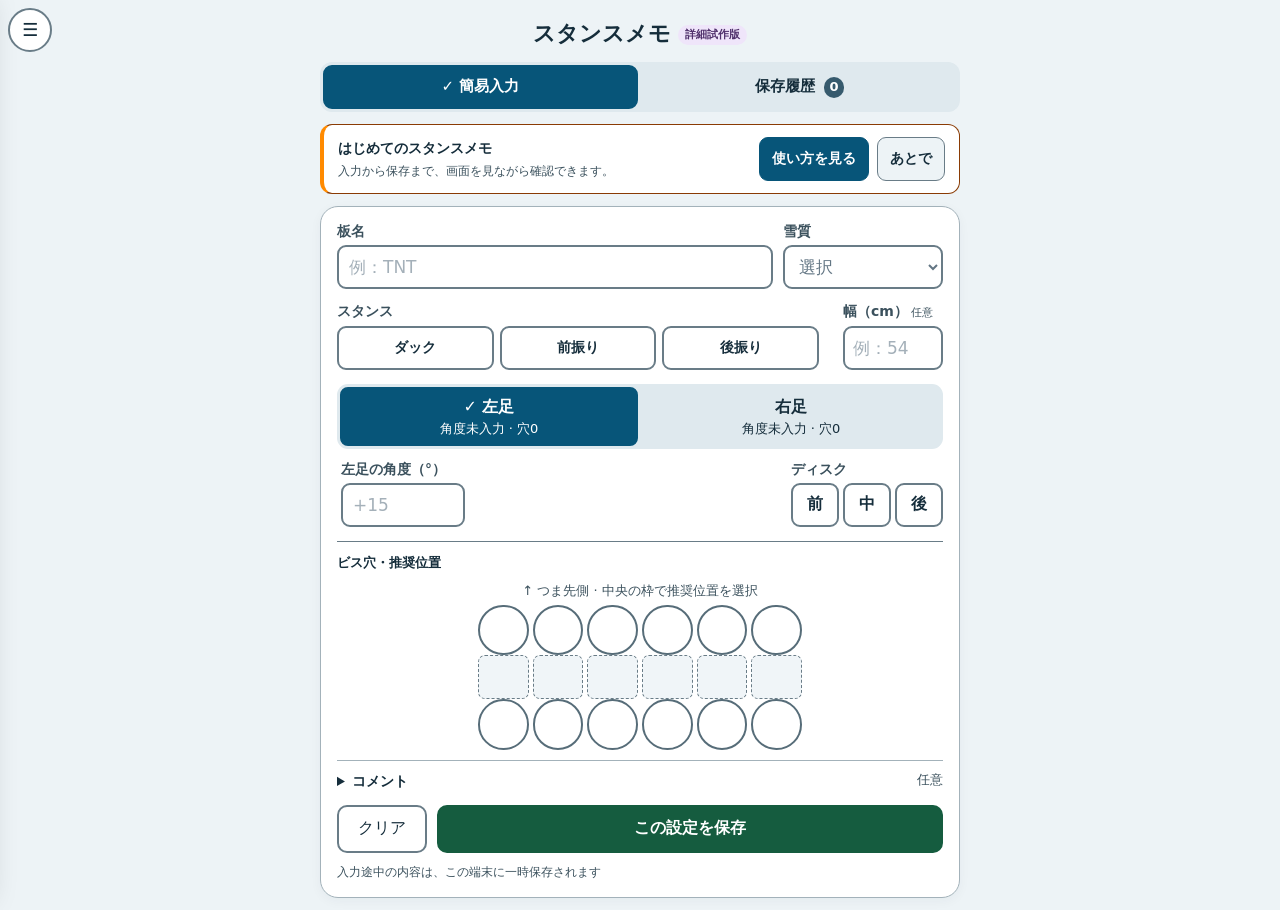
<file: index.html>
<!DOCTYPE html>
<html lang="ja">
<head>
  <meta charset="UTF-8" />
  <meta name="viewport" content="width=device-width, initial-scale=1.0, viewport-fit=cover" />
  <meta name="theme-color" content="#075579" />
  <meta name="apple-mobile-web-app-capable" content="yes" />
  <meta name="apple-mobile-web-app-title" content="スタンス 詳細" />
  <link rel="manifest" href="manifest.webmanifest" />
  <link rel="icon" href="icons/icon-trial-192.png" type="image/png" />
  <link rel="apple-touch-icon" href="icons/apple-touch-icon-trial.png" />
  <meta name="description" content="既存版とは保存先を分離した詳細入力モードの試作環境" />
  <title>スタンスメモ（詳細試作版）</title>
  <link rel="stylesheet" href="style.css?v=1108">
  <link rel="stylesheet" href="outdoor.css?v=1108">
  <link rel="stylesheet" href="theme.css?v=1108">
  <link rel="stylesheet" href="pwa.css?v=1108">
  <link rel="stylesheet" href="board-suggestions.css?v=1108">
  <link rel="stylesheet" href="detail.css?v=1108">
  <link rel="stylesheet" href="history-views.css?v=1108">
  <link rel="stylesheet" href="menu-ui.css?v=1108">
  <link rel="stylesheet" href="tutorial.css?v=1108">
  <link rel="stylesheet" href="menu-navigation.css?v=1108">
  <link rel="stylesheet" href="record-search.css?v=1108">
  <link rel="stylesheet" href="view-navigation.css?v=1108">
  <link rel="stylesheet" href="ui-consistency.css?v=1108">
  <script src="theme.js?v=1108"></script>
  <script src="pwa.js?v=1108" defer></script>
</head>
<body data-menu-side="left">

<header class="topbar">
  <div class="title-wrap">
    <h1 class="title">スタンスメモ <span class="haru-badge">詳細試作版</span></h1>
  </div>

  <button id="menuBtn" class="menu-btn" type="button" aria-label="メニュー" aria-expanded="false">
    ☰
  </button>
</header>


<nav class="view-tabs" role="tablist" aria-label="画面">
  <button id="inputTab" type="button" role="tab" data-view="input" aria-controls="inputView" aria-selected="true">簡易入力</button>
  <button id="historyTab" type="button" role="tab" data-view="history" aria-controls="historyView" aria-selected="false" tabindex="-1">保存履歴 <span id="savedCount" class="count-badge">0</span></button>
</nav>

<section id="tutorialInvite" class="tutorial-invite" aria-label="はじめての使い方" hidden>
  <div><strong>はじめてのスタンスメモ</strong><p>入力から保存まで、画面を見ながら確認できます。</p></div>
  <div><button id="startBasicInvite" type="button">使い方を見る</button><button id="dismissTutorialInvite" type="button">あとで</button></div>
</section>
<section id="draftRecovery" class="local-notice" aria-label="前回の下書き" hidden>
  <div><strong id="draftRecoveryLabel">前回の下書きがあります</strong><p id="draftRecoveryBoard"></p><small>履歴にはまだ保存されていません。</small></div>
  <div class="local-notice-actions"><button id="resumeDraft" type="button">下書きを再開</button><button id="discardDraft" type="button">下書きを破棄</button></div>
</section>
<section id="historyStorageIssue" class="local-notice storage-issue" role="alert" hidden>
  <p id="historyStorageMessage"></p><div class="local-notice-actions"><button id="historyStorageRetry" type="button">再確認</button><button id="exportUnreadableHistory" type="button">元データを退避</button></div>
</section>
<main>
<section id="inputView" role="tabpanel" aria-labelledby="inputTab">
<section id="setupCard" class="card setup-card" aria-label="セッティング入力">

  <p id="detailRetained" class="detail-retained" hidden>詳細データを保持中です。メニューで詳細入力に切り替えると編集できます。</p>
  <section id="historyEditBanner" class="history-edit-banner" aria-label="履歴の編集" tabindex="-1" hidden>
    <div><strong>保存履歴を編集中</strong><p id="historyEditTarget"></p><small>元の日時の記録を更新します。</small></div>
    <button id="cancelHistoryEdit" type="button">編集をやめる</button>
  </section>
  <div class="setup-meta">
    <div class="board-field">
      <label for="board">板名</label>
      <input id="board" type="text" placeholder="例：TNT" autocomplete="off" role="combobox" aria-autocomplete="list" aria-expanded="false" aria-controls="boardSuggestions">
      <ul id="boardSuggestions" class="board-suggestions" role="listbox" aria-label="保存履歴の板名候補" hidden></ul>
    </div>

    <label>雪質
      <select id="snow" aria-label="雪質">
        <option value="">選択</option>
        <option value="パウダー">パウダー</option>
        <option value="圧雪">圧雪</option>
        <option value="春雪">春雪</option>
        <option value="アイス">アイス</option>
      </select>
    </label>
    
  </div>

  <div id="boardProfileNotice" class="detail-retained" hidden><p id="boardProfileStatus" role="status"></p><button id="applyBoardProfile" type="button" hidden>保存済みの形状を使う</button></div>
  <section id="detailFields" class="detail-inline detail-board" data-detail-section aria-label="板の形状" hidden>
    <h2 class="detail-inline-heading">板の形状 <small>任意</small></h2>
      <div class="detail-grid">
        <label>シェイプ<select id="detailShape" aria-label="シェイプ（対称性）"><option value="">未設定</option><option value="twin">ツイン</option><option value="directionalTwin">ディレクショナルツイン</option><option value="directional">ディレクショナル</option><option value="other">その他</option></select></label>
        <label>ノーズ形状<select id="detailNose"><option value="">未設定</option><option value="round">ラウンド</option><option value="hammer">ハンマーヘッド</option><option value="semiHammer">セミハンマー</option><option value="other">その他</option></select></label>
        <label>ベンド<select id="detailBend"><option value="">未設定</option><option value="camber">キャンバー</option><option value="rocker">ロッカー</option><option value="flat">フラット</option><option value="hybrid">ハイブリッド</option><option value="other">その他</option></select></label>
        <label>形状の補足<input id="detailBoardNote" type="text" maxlength="160" placeholder="例：ダブルキャンバー"></label>
      </div>
      <div class="board-shape-actions"><button id="applyBoardShapeHistory" type="button">同じ板の履歴へ反映…</button></div>
  </section>
  <div class="stance-row">
    <div class="stance-quick" aria-label="スタンス">
    <span class="stance-label">スタンス</span>
    <button type="button" data-stance="duck">ダック</button>
    <button type="button" data-stance="forward">前振り</button>
    <button type="button" data-stance="back">後振り</button>
  </div>
    <label class="stance-width" for="stanceWidth">幅（cm）<span class="optional-label">任意</span>
      <input id="stanceWidth" type="number" inputmode="decimal" min="0" step="any" placeholder="例：54" aria-label="スタンス幅（cm・任意）">
    </label>
  </div>

  <section id="detailSetback" class="detail-inline detail-setback" data-detail-section aria-label="セットバック" hidden>
    <h2 class="detail-inline-heading">セットバック <small>任意</small></h2>
      <select id="detailSetbackBasis" hidden aria-hidden="true" tabindex="-1"><option value="">選択</option><option value="reference" selected>推奨位置から</option><option value="center">中心から</option></select>
      <div class="setback-row">
      <div id="setbackBasisSwitch" class="basis-switch" role="group" aria-label="セットバックの基準" data-basis="reference">
        <span class="basis-highlight" aria-hidden="true"></span>
        <button id="basisReference" type="button" aria-label="推奨位置から" aria-pressed="true">推奨位置</button>
        <button id="basisCenter" type="button" aria-label="中心から" aria-pressed="false">中心</button>
      </div>
        <button id="setbackSignSwitch" class="basis-switch sign-switch sign-toggle" type="button" aria-label="符号はマイナス。タップでプラスに切替" aria-describedby="setbackSignHelp" data-basis="tail">
          <span class="basis-highlight" aria-hidden="true"></span>
          <span id="setbackNose" aria-hidden="true">＋</span>
          <span id="setbackTail" aria-hidden="true">−</span>
        </button>
        <label class="setback-amount"><input id="detailSetbackMm" type="number" step="any" placeholder="-20" aria-label="セットバック量（mm）" aria-describedby="setbackSignHelp"><span class="setback-unit">mm</span></label>
      </div>
      <p>選んだ基準からの移動量です。基準を変えても数値は自動換算しません。</p>
      <p id="setbackSignHelp">＋ノーズ側／−テール側。0はずらしなし、空欄は未入力。</p>
    
  </section>
  <section id="detailBindingFields" class="detail-inline detail-binding board-field" data-detail-section aria-label="ビンディングのメモ" hidden>
    <label for="detailBindingName">ビンディング <small>任意・左右共通</small><input id="detailBindingName" type="text" maxlength="128" placeholder="メーカー・モデル・サイズ" autocomplete="off" role="combobox" aria-autocomplete="list" aria-expanded="false" aria-controls="bindingSuggestions"></label>
    <ul id="bindingSuggestions" class="board-suggestions" role="listbox" aria-label="保存履歴のビンディング名候補" hidden></ul>
  </section>
  <p id="bindingProfileStatus" class="binding-profile-status" role="status" hidden></p>
  <span id="footDockSentinel" class="foot-dock-sentinel" aria-hidden="true"></span>
  <div id="footDock" class="foot-dock">
  <div class="foot-tabs" role="tablist" aria-label="設定する足">
    <button id="leftFootTab" type="button" role="tab" data-foot="left" aria-controls="leftFootPanel" aria-selected="true">左足<span class="foot-summary" data-summary="left">角度未入力 · 穴0</span></button>
    <button id="rightFootTab" type="button" role="tab" data-foot="right" aria-controls="rightFootPanel" aria-selected="false" tabindex="-1">右足<span class="foot-summary" data-summary="right">角度未入力 · 穴0</span></button>
  </div>
  </div>

<div class="bindings">
  <section id="leftFootPanel" class="binding-panel" role="tabpanel" aria-labelledby="leftFootTab">
    
    <div class="side-row">
  <label class="angle">
    左足の角度（°）
    <input id="left-angle" type="number" placeholder="+15">
  </label>

  <div id="leftLeanFields" class="detail-lean-inline" data-detail-section hidden>
      <label class="inline-lean" for="detailLeanLeft">フォワードリーン<input id="detailLeanLeft" type="text" maxlength="64" placeholder="例：F2"><small>メーカー表記で記録</small></label>
    </div>
    <div class="disk">
    <div class="disk-label">ディスク</div>
    <div class="disk-group" data-side="left">
      <button type="button" class="chip" data-value="前">前</button>
      <button type="button" class="chip" data-value="中">中</button>
      <button type="button" class="chip" data-value="後">後</button>
    </div>
  </div>
</div>
    <section id="leftFootDetails" class="detail-inline detail-foot" data-detail-section data-detail-foot="left" aria-label="左足の詳細設定" hidden>
      <div id="detailDisk-left" class="detail-disk-foot"></div>
    </section>
    <h3 class="binding-heading">ビス穴・推奨位置</h3>
    <p class="binding-help">↑ つま先側 · 中央の枠で推奨位置を選択</p>
    <div class="holes" data-side="left">
      <div class="row">
        <button type="button" class="hole"></button><button type="button" class="hole"></button><button type="button" class="hole"></button>
        <button type="button" class="hole"></button><button type="button" class="hole"></button><button type="button" class="hole"></button>
      </div>

    <div class="ref-wrap" data-side="left">
     <div class="ref-help" data-side="left" aria-hidden="true"></div>
       <div class="ref-line" data-side="left"></div>
     </div>
      
      <div class="row">
        <button type="button" class="hole"></button><button type="button" class="hole"></button><button type="button" class="hole"></button>
        <button type="button" class="hole"></button><button type="button" class="hole"></button><button type="button" class="hole"></button>
      </div>
    </div>

  </section>

  <section id="rightFootPanel" class="binding-panel" role="tabpanel" aria-labelledby="rightFootTab" hidden>
    <div class="side-row">
      <label class="angle">右足の角度（°）<input id="right-angle" type="number" placeholder="-9"></label>
      <div id="rightLeanFields" class="detail-lean-inline" data-detail-section hidden>
      <label class="inline-lean" for="detailLeanRight">フォワードリーン<input id="detailLeanRight" type="text" maxlength="64" placeholder="例：F2"><small>メーカー表記で記録</small></label>
    </div>
    <div class="disk">
        <div class="disk-label">ディスク</div>
        <div class="disk-group" data-side="right">
          <button type="button" class="chip" data-value="前">前</button>
          <button type="button" class="chip" data-value="中">中</button>
          <button type="button" class="chip" data-value="後">後</button>
        </div>
      </div>
    </div>
    <section id="rightFootDetails" class="detail-inline detail-foot" data-detail-section data-detail-foot="right" aria-label="右足の詳細設定" hidden>
      <div id="detailDisk-right" class="detail-disk-foot"></div>
    </section>
    <h3 class="binding-heading">ビス穴・推奨位置</h3>
    <p class="binding-help">↑ つま先側 · 中央の枠で推奨位置を選択</p>
    <div class="holes" data-side="right">
      <div class="row">
        <button type="button" class="hole"></button><button type="button" class="hole"></button><button type="button" class="hole"></button>
        <button type="button" class="hole"></button><button type="button" class="hole"></button><button type="button" class="hole"></button>
      </div>

    <div class="ref-wrap" data-side="right">
     <div class="ref-help" data-side="right" aria-hidden="true"></div>
       <div class="ref-line" data-side="right"></div>
     </div>
      
      <div class="row">
        <button type="button" class="hole"></button><button type="button" class="hole"></button><button type="button" class="hole"></button>
        <button type="button" class="hole"></button><button type="button" class="hole"></button><button type="button" class="hole"></button>
      </div>
    </div>

  </section>
</div>

  <details id="commentDetails" class="comment-details">
    <summary>コメント <span id="commentState">任意</span></summary>
    <div class="comment-field-heading"><label class="comment-label" for="comment">滑った感覚・気づいたこと</label><button id="commentClearBtn" type="button" class="comment-clear">感想を消す</button></div>
    <textarea id="comment" rows="2" placeholder="例：カービングしやすい / 右足が疲れる"></textarea>
    <div id="detailNoteFields" class="detail-inline detail-note" data-detail-section hidden><div class="comment-field-heading"><label for="detailNote">ギア調整メモ</label><button id="detailNoteClearBtn" type="button" class="comment-clear">調整メモを消す</button></div><textarea id="detailNote" rows="2" maxlength="1000" placeholder="例：ハイバックのローテーション"></textarea></div>
  </details>

  <div class="editor-actions">
    <button id="clearBtn" type="button">クリア</button>
    <button id="cancelHistoryEditBottom" type="button" hidden>キャンセル</button>
    <button id="saveBtn" type="button">この設定を保存</button>
  </div>
  <p id="draftStatus" class="draft-status" role="status">入力途中の内容は、この端末に一時保存されます</p>
</section>
</section>

<section id="historyView" role="tabpanel" aria-labelledby="historyTab" hidden>
<section id="detailHistoryControls" aria-label="詳細履歴の表示設定" hidden>
  <div id="detailHistoryLayout" class="dh-layout-switch" role="group" aria-label="詳細履歴の表示方法" data-layout="summary" aria-describedby="detailHistoryStatus">
    <span class="dh-layout-slider" aria-hidden="true"></span>
    <button type="button" data-history-layout="summary" aria-pressed="true">カード</button>
    <button type="button" data-history-layout="matrix" aria-pressed="false" tabindex="-1">詳細一覧</button>
    <button type="button" data-history-layout="grouped" aria-label="板ごとの履歴" aria-pressed="false" tabindex="-1">板ごと</button>
  </div>
  <p id="detailHistoryStatus" role="status">カード：要点を表示し、調整の詳細は開いて確認します。</p>
</section>
<span id="historyDockSentinel" class="foot-dock-sentinel" aria-hidden="true"></span>
<section id="historyDock" class="history-dock" aria-label="表示中の履歴と絞り込み">
  <div class="history-dock-content">
    <div class="history-result-row"><div class="history-result-text" role="status"><strong id="historyResultCount">0 / 0件</strong><span id="historyFilterState">すべての履歴</span></div><button id="historyFiltersButton" type="button">絞り込み</button></div>
    <div class="history-filter-row"><button id="clearHistoryFilters" type="button" hidden>すべて解除</button><div id="historyFilterChips" class="history-filter-chips" hidden></div></div>
  </div>
</section>

<div class="tabs-bar">
  <!-- 1段目 左：板タブ -->
  <div id="boardTabs" class="tabs"></div>
  </div>
  
<section id="tutorialHistory" aria-label="チュートリアル専用のサンプル履歴" hidden inert>
  <p class="tutorial-sample-notice">説明用サンプル · 実際の履歴・件数・絞り込みとは別の表示です。案内を閉じると消えます。</p>
  <div id="tutorialHistoryRecords"></div>
</section>
<div id="history"></div>
</section>
</main>
  
<div id="menuSwipeEdge" class="menu-swipe-edge" aria-hidden="true"></div>

  <!-- 設定した側から出るメニュー -->
<div id="menuOverlay" class="menu-overlay" hidden></div>

<aside id="menuPanel" class="menu-panel" aria-label="設定とデータ管理" aria-hidden="true" inert>
  <div class="menu-head">
    <div>
      <p class="menu-eyebrow">STANCE MEMO</p>
      <h2 class="menu-title">メニュー</h2>
    </div>
    <button id="menuCloseBtn" class="menu-close" type="button" aria-label="閉じる">×</button>
  </div>

  <div class="thumb-menu-top"><div class="menu-page-tabs" role="tablist" aria-label="メニューのカテゴリ">
    <button id="menuTabFind" type="button" role="tab" data-menu-page="find" aria-controls="menuPageFind" aria-selected="false" tabindex="-1">探す</button>
    <button id="menuTabDisplay" type="button" role="tab" data-menu-page="display" aria-controls="menuPageDisplay" aria-selected="true">表示</button>
    <button id="menuTabData" type="button" role="tab" data-menu-page="data" aria-controls="menuPageData" aria-selected="false" tabindex="-1">データ<span id="menuUpdateBadge" class="menu-update-badge" hidden>更新あり</span></button>
  </div>
  <p id="thumbSwipeStatus" class="thumb-swipe-status" role="status" aria-live="polite">探す · 左へスワイプで閉じる</p></div>
  <div class="menu-body">
  <div id="menuPageFind" class="menu-page" role="tabpanel" aria-labelledby="menuTabFind" tabindex="0" hidden>

  <section class="menu-card" id="menuFilters">
    <h3>絞り込み・並び替え</h3>
    <p class="menu-section-note">保存したセッティングを探す</p>
    <div id="filtersMountMenu"></div>
  </section>
  <button id="openHistoryStats" type="button" class="history-stats-open">保存履歴の統計を見る</button>

  </div>
  <div id="menuPageDisplay" class="menu-page" role="tabpanel" aria-labelledby="menuTabDisplay" tabindex="0">
  <section class="menu-card" id="mountainWeatherCard" aria-labelledby="mountainWeatherHeading">
    <h3 id="mountainWeatherHeading">雪山の天気</h3>
    <p class="menu-note">次に滑る場所を、雪・風・晴れで比べる</p>
    <a id="openMountainWeather" class="menu-action menu-primary" href="weather/index.html" style="display:block;text-decoration:none;text-align:center">天気とおすすめ候補を見る<span class="menu-action-note">19地点・7日間の予報</span></a>
  </section>
  <section class="menu-card">
    <h3>表示・操作</h3>
    <div class="menu-position-row"><label class="menu-position-label" for="inputMode">入力モード</label><select id="inputMode" class="menu-side-select"><option value="simple">簡易入力</option><option value="detail">詳細入力</option></select></div>
    <p id="inputModeStatus" class="menu-note" role="status">簡易入力に戻しても詳細データは消えません。</p>
    <div class="menu-position-row theme-row">
      <label class="menu-position-label" for="colorTheme">カラーモード</label>
      <select id="colorTheme" class="menu-side-select">
        <option value="light">ライト</option>
        <option value="dark">ダーク</option>
        <option value="auto">端末に合わせる</option>
      </select>
    </div>
    <p id="themeStatus" class="menu-note" role="status">このブラウザーで設定を記憶します。</p>
    <div class="menu-position-row">
      <label class="menu-position-label" for="menuSide">メニューの位置</label>
      <select id="menuSide" class="menu-side-select">
        <option value="left">左側</option>
        <option value="right">右側</option>
      </select>
    </div>
    <details class="menu-gesture-guide"><summary>スワイプ操作のヒント</summary><p id="menuGestureHelp" class="menu-note">左端から右へスワイプで開きます。</p></details>
  </section>
  <section id="tutorialGuideCard" class="menu-card" aria-labelledby="tutorialMenuHeading" tabindex="-1">
    <h3 id="tutorialMenuHeading">使い方ガイド</h3>
    <p id="tutorialMenuStatus" class="menu-note" role="status">ここからいつでも見直せます。入力内容は変わりません。</p>
    <button id="startBasicTutorial" type="button" class="menu-action">基本の使い方<span class="menu-action-note">入力・保存・履歴・バックアップと復元</span></button>
    <button id="startDetailTutorial" type="button" class="menu-action">詳細入力の使い方<span class="menu-action-note">板とギアの設定・履歴の見方</span></button>
    <button id="startHistoryTutorial" type="button" class="menu-action">履歴の見方だけ確認<span class="menu-action-note">カード・詳細一覧・板ごと</span></button>
  </section>
  </div>
  <div id="menuPageData" class="menu-page" role="tabpanel" aria-labelledby="menuTabData" tabindex="0" hidden>
  <p class="menu-note"><a href="https://kanon6343.github.io/snowboard-stance-memo/">正式版</a> · <a href="https://kanon6343.github.io/snowboard-stance-memo/original/">オリジナル版</a> · <a href="./">試作版</a></p>
  <section class="menu-card" id="appInstallCard" aria-labelledby="appInstallHeading">
    <h3 id="appInstallHeading">アプリとして使う</h3>
    <p id="installStatus" class="menu-note" role="status">ホーム画面やPCに追加できます。</p>
    <button id="installAppBtn" type="button" class="menu-action menu-primary" hidden>アプリをインストール</button>
    <details class="install-help">
      <summary>インストール方法</summary>
      <p class="menu-note">Android・PC：Chrome／Edgeのメニューから「アプリをインストール」または「ホーム画面に追加」。iPhone／iPad：Safariの共有メニューから「ホーム画面に追加」を選びます。名称は端末によって異なります。</p>
    </details>
    <p id="offlineStatus" class="menu-note" role="status">オフラインで開く準備を確認しています。</p>
    <div class="thumb-version-row"><span>現在のバージョン</span><strong id="appVersion">v2.12.0（試作）</strong></div>
    <details id="currentReleaseNotes" class="release-notes"><summary>v2.12.0 の更新内容</summary><ul><li>全国35都道府県・529地点へ拡張しました。名前・地域で検索でき、地図と予報・比較・詳細で同じ条件を使えます。</li><li>リフト・コースの基本情報と一覧を追加し、公式状況の取込先を7施設に増やしました。未取得・古い掲載・運行予定は現在の状況と区別します。</li><li>予報は最大40地点ずつ、選んだ場所を優先して確認します。全国すべての予報を一度に取得する方式ではありません。</li></ul></details>
    <button id="checkAppUpdateBtn" type="button" class="menu-action">最新版を確認</button>
    <div id="appUpdateReady" class="app-update-ready" hidden>
      <p id="appUpdateTarget" class="menu-note" role="status"></p>
      <p class="menu-note">新しい版があります。この画面や別のタブの入力を保存してから更新してください。</p>
      <details id="pendingReleaseNotes" class="release-notes" hidden><summary>更新内容を見る</summary><p id="pendingReleaseNotesVersion" class="menu-note"></p><ul id="pendingReleaseNotesList"></ul></details>
      <button id="applyAppUpdateBtn" type="button" class="menu-action menu-primary">入力を確認して更新する</button>
    </div>
    <p id="appUpdateStatus" class="menu-note" role="status"></p>
    <p class="menu-note">インストール前にバックアップを書き出してください。履歴はこの端末・ブラウザー内に保存され、自動同期はしません。アプリとブラウザーでデータが共有されない場合は、バックアップから復元できます。</p>
  </section>

  <details class="menu-card menu-disclosure" id="menuBackup">
    <summary>
      <span><strong>バックアップ</strong><small>ファイルに保存・復元</small></span>
      <span class="menu-chevron" aria-hidden="true">⌄</span>
    </summary>
    <div class="menu-disclosure-body">
      <button id="btnExport" type="button" class="menu-action menu-primary">バックアップを書き出す<span class="menu-action-note">JSONファイルとして保存</span></button>

      <div class="import-box">
        <label class="import-title" for="importFile">ファイルから復元</label>

        <input id="importFile" type="file" accept="application/json,.json" class="import-file" aria-describedby="importPreview">

        <div id="importPreview" class="import-preview" role="status" aria-live="polite">
          <div class="import-muted">ファイルを選ぶと、復元する内容を確認できます。</div>
        </div>

        <div class="import-actions">
          <button id="btnImportDateUnique" type="button" class="menu-action" disabled>日時の重複を除いて追加</button>
          <button id="btnImportMerge" type="button" class="menu-action" disabled>今のデータに追加して復元</button>
          <button id="btnImportReplace" type="button" class="menu-action danger" disabled>今のデータを上書きして復元</button>
        </div>
        <p class="menu-note">重複を除く追加では、同じ日時の記録は内容が違っても追加せず、既存の記録を優先します。ファイル内の同じ日時は先頭の1件を採用し、日時不明の記録は残します。</p>

        <div id="importError" class="import-error" role="alert" hidden></div>
      </div>
    </div>
  </details>

  <div class="menu-card app-share" role="group" aria-label="正式版のリンク">
    <div class="app-share-actions">
      <button id="shareAppBtn" type="button" class="menu-action menu-primary app-share-icon" aria-label="正式版を共有" title="正式版を共有" hidden>
        <svg width="24" height="24" viewBox="0 0 24 24" fill="none" stroke="currentColor" stroke-width="2" stroke-linecap="round" aria-hidden="true" focusable="false">
          <path d="m8.7 10.7 6.6-3.4m-6.6 6 6.6 3.4"/>
          <circle cx="6" cy="12" r="3"/><circle cx="18" cy="6" r="3"/><circle cx="18" cy="18" r="3"/>
        </svg>
      </button>
      <button id="copyAppLinkBtn" type="button" class="menu-action">リンクをコピー</button>
    </div>
    <input id="appShareUrl" type="url" value="https://kanon6343.github.io/snowboard-stance-memo/" aria-label="正式版のURL" readonly hidden>
    <p id="appShareStatus" class="menu-note" role="status"></p>
  </div>

  <details class="menu-card menu-disclosure dev-footer" id="devFooter">
    <summary>
      <span><strong>詳細試作版の管理</strong><small>この試作版のみ初期化</small></span>
      <span class="menu-chevron" aria-hidden="true">⌄</span>
    </summary>
    <div class="menu-disclosure-body">
      <div class="dev-actions">
        <button id="btnDevReset" type="button" class="dev-btn danger">詳細試作版データ全削除</button>
      </div>
      <p class="dev-note">既存版のデータは変更しません。必要な履歴はバックアップから明示的に復元してください。</p>
    </div>
  </details>
  </div>
  </div>
</aside> 
  
  <div id="filtersPanel" class="menu-filters" hidden>
    <!-- ① 日付ソート -->
    <div class="menu-label">
      <label for="sortMode">並び替え</label>
      <select id="sortMode" class="sort-select">
        <option value="savedDesc">保存日↓</option>
        <option value="savedAsc">保存日↑</option>
        <option value="boardAsc">板名</option>
        <option value="snowAsc">雪質</option>
      </select>
    </div>

    <!-- ② スタンス -->
    <div class="menu-label">
      スタンス
      <div class="stance-tabs" id="stanceTabs" role="group" aria-label="スタンスで絞り込み"></div>
    </div>

    <!-- ③ 角度 -->
    <div class="menu-label menu-angle-group">
      <div class="menu-field-heading">
        <span>角度（°）</span>
        <button id="angleClear" class="angle-clear" type="button" aria-label="角度の絞り込みを解除">解除</button>
      </div>
      <div class="angle-filter" aria-label="角度検索">
        <label>左足<input id="angleLeft" class="angle-in" type="number" placeholder="例：15"></label>
        <label>右足<input id="angleRight" class="angle-in" type="number" placeholder="例：-9"></label>
        <label>許容 ±<input id="angleTol" class="angle-tol" type="number" value="2" min="0"></label>
      </div>
    </div>

    <!-- ✅ オールクリア -->
    <button id="btnFilterClear" type="button" class="menu-action">
      絞り込み・並び替えをリセット
    </button>
  </div>

<dialog id="historyStatsDialog" aria-labelledby="historyStatsTitle">
  <header class="stats-heading"><h2 id="historyStatsTitle">保存履歴の統計</h2><button id="closeHistoryStats" type="button" aria-label="統計を閉じる" autofocus>×</button></header>
  <div class="stats-body"><p class="stats-note">記録数は保存した件数です。同じ日の複数記録も1件ずつ数えます。</p><div id="historyStatsContent"></div><button id="refreshHistoryStats" type="button">再集計</button></div>
</dialog>
<dialog id="historyEditConfirm" class="history-confirm-dialog" aria-labelledby="historyEditConfirmTitle">
  <h2 id="historyEditConfirmTitle">この履歴を更新しますか？</h2>
  <p id="historyEditConfirmTarget"></p>
  <p>変更する項目：<span id="historyEditChanges"></span></p>
  <p class="menu-note">新しい履歴は追加せず、元の日時とお気に入り状態を保持します。</p>
  <div class="history-confirm-actions"><button id="cancelHistorySave" type="button" autofocus>編集に戻る</button><button id="confirmHistorySave" type="button">変更を保存</button></div>
</dialog>
<dialog id="favoriteEditConfirm" class="history-confirm-dialog" aria-labelledby="favoriteEditConfirmTitle">
  <h2 id="favoriteEditConfirmTitle">★付きの履歴を編集しますか？</h2>
  <p id="favoriteEditTarget"></p>
  <p>お気に入りの記録です。編集内容は保存前にもう一度確認できます。</p>
  <div class="history-confirm-actions"><button id="cancelFavoriteEdit" type="button" autofocus>キャンセル</button><button id="confirmFavoriteEdit" type="button">編集する</button></div>
</dialog>
<script src="detail.js?v=1108"></script>
<script src="history-views.js?v=1108"></script>
<script src="script.js?v=1108"></script>
<script src="board-suggestions.js?v=1108"></script>
<script src="menu-ui.js?v=1108"></script>
<script src="menu-navigation.js?v=1108"></script>
<script src="board-shape-history.js?v=1108"></script>
<script src="history-stats.js?v=1108"></script>
<script src="history-editor.js?v=1108"></script>
<script src="draft-guard.js?v=1108"></script>
<script src="history-tools.js?v=1108"></script>
<script src="record-search.js?v=1108"></script>
<script src="foot-dock.js?v=1108"></script>
<script src="view-navigation.js?v=1108"></script>

<dialog id="tutorialDialog" class="tutorial-dialog" aria-labelledby="tutorialTitle" aria-describedby="tutorialText">
  <div id="tutorialShade" class="tutorial-shade" aria-hidden="true"></div>
  <div id="tutorialSpotlight" class="tutorial-spotlight" aria-hidden="true" hidden></div>
  <section id="tutorialCard" class="tutorial-card">
    <header><span id="tutorialStepLabel"></span><button id="closeTutorial" type="button" aria-label="チュートリアルを閉じる">×</button></header>
    <div id="tutorialCopy" class="tutorial-copy" aria-live="polite"><h2 id="tutorialTitle"></h2><p id="tutorialText"></p><p id="tutorialNote" class="tutorial-note"></p><div id="tutorialExample" class="tutorial-example" role="group" aria-label="説明用の入力例" hidden></div></div>
    <div id="tutorialProgress" class="tutorial-progress" aria-hidden="true"></div>
    <footer><button id="skipTutorial" type="button">スキップ</button><div><button id="previousTutorial" type="button">戻る</button><button id="nextTutorial" type="button">次へ</button></div></footer>
  </section>
</dialog>
<script src="tutorial.js?v=1108"></script>

<div id="toast"></div>
  
  
</body>
</html>
</file>
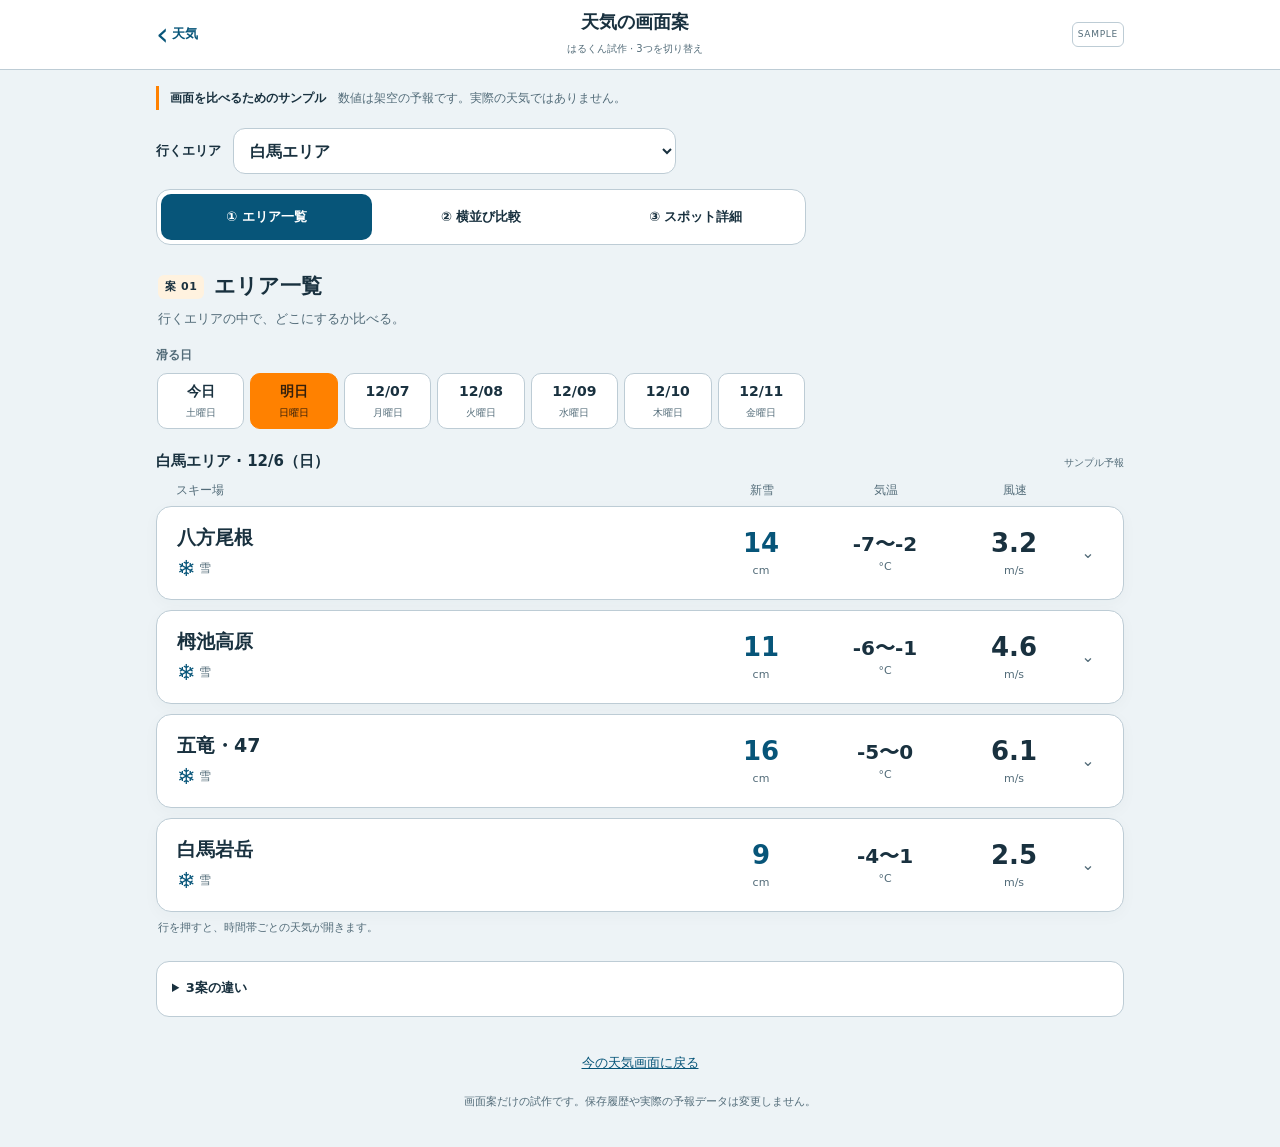
<file: weather-design-lab/index.html>
<!doctype html>
<html lang="ja"><head>
<meta charset="utf-8"><meta name="viewport" content="width=device-width,initial-scale=1,viewport-fit=cover">
<meta name="theme-color" content="#075579"><title>雪山の天気 · 3つの画面案</title>
<meta name="description" content="エリアが決まっている時の天気画面を、一覧・比較・スポット詳細の3案で試せます。数値は架空のサンプルです。">
<link rel="icon" href="../icons/icon-trial-192.png" type="image/png"><link rel="stylesheet" href="style.css?v=1108">
<script src="../theme.js?v=1108"></script><script src="../weather/engine.js?v=1108" defer></script>
<script src="samples.js?v=1108" defer></script><script src="app.js?v=1108" defer></script>
</head><body>
<a class="skip" href="#designPanel">画面案へ</a>
<header class="head"><a class="back" href="../weather/" aria-label="今の天気画面へ戻る"><span aria-hidden="true">‹</span> 天気</a><div><h1>天気の画面案</h1><small>はるくん試作 · 3つを切り替え</small></div><span class="sample-tag">SAMPLE</span></header>
<main>
<p class="sample-notice"><strong>画面を比べるためのサンプル</strong><span>数値は架空の予報です。実際の天気ではありません。</span></p>
<section class="area-control" aria-label="行くエリア"><label for="area">行くエリア</label><select id="area"><option value="hakuba">白馬エリア</option><option value="yuzawa">湯沢・南魚沼エリア</option><option value="okumino">奥美濃エリア</option><option value="niseko">ニセコ・ルスツエリア</option></select></section>
<nav class="layout-tabs" role="tablist" aria-label="画面案の切り替え"><button id="tab-list" role="tab" aria-selected="true" aria-controls="designPanel" data-layout="list">① エリア一覧</button><button id="tab-compare" role="tab" aria-selected="false" aria-controls="designPanel" tabindex="-1" data-layout="compare">② 横並び比較</button><button id="tab-spot" role="tab" aria-selected="false" aria-controls="designPanel" tabindex="-1" data-layout="spot">③ スポット詳細</button></nav>
<section class="design-description"><div><span id="designNumber">案 01</span><h2 id="designTitle">エリア一覧</h2></div><p id="designLead">行くエリアの中で、どこにするか比べる。</p></section>
<div id="dateControls" class="date-controls"><p class="control-label">滑る日</p><div id="dates" class="dates" role="group" aria-label="滑る日を選ぶ"></div></div>
<p id="interactionStatus" class="interaction-status" role="status" aria-live="polite"></p>
<div id="designPanel" role="tabpanel" aria-labelledby="tab-list"></div>
<details class="design-notes"><summary>3案の違い</summary><dl><dt>① エリア一覧</dt><dd>少ないスクロールで複数の場所を見比べる。気になる行だけ開いて確認。</dd><dt>② 横並び比較</dt><dd>候補を2〜3か所に絞り、同じ項目を横一列で比較。</dd><dt>③ スポット詳細</dt><dd>行く場所を中心に、1週間や時間帯の変化を確認。</dd></dl></details>
<footer><a href="../weather/">今の天気画面に戻る</a><p>画面案だけの試作です。保存履歴や実際の予報データは変更しません。</p></footer>
<noscript><p>画面案を切り替えるにはJavaScriptを有効にしてください。</p></noscript>
</main></body></html>
</file>
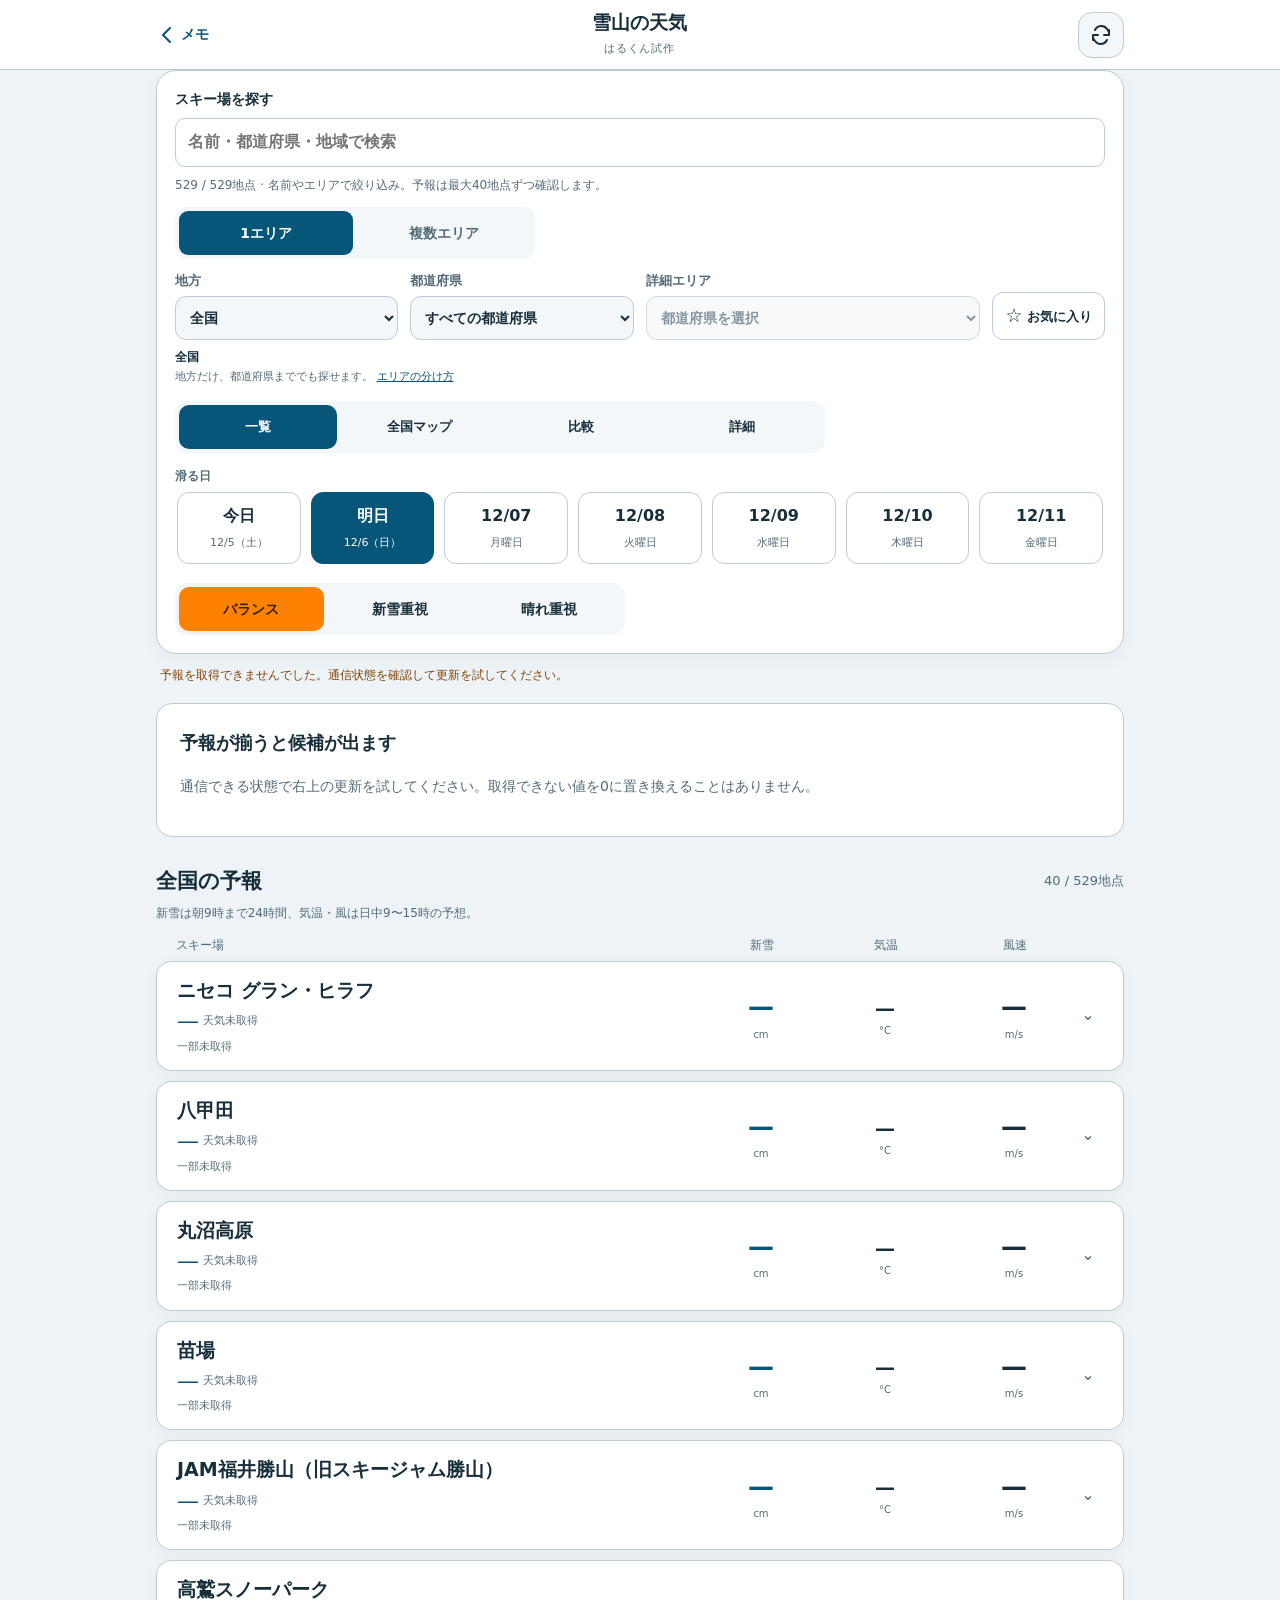
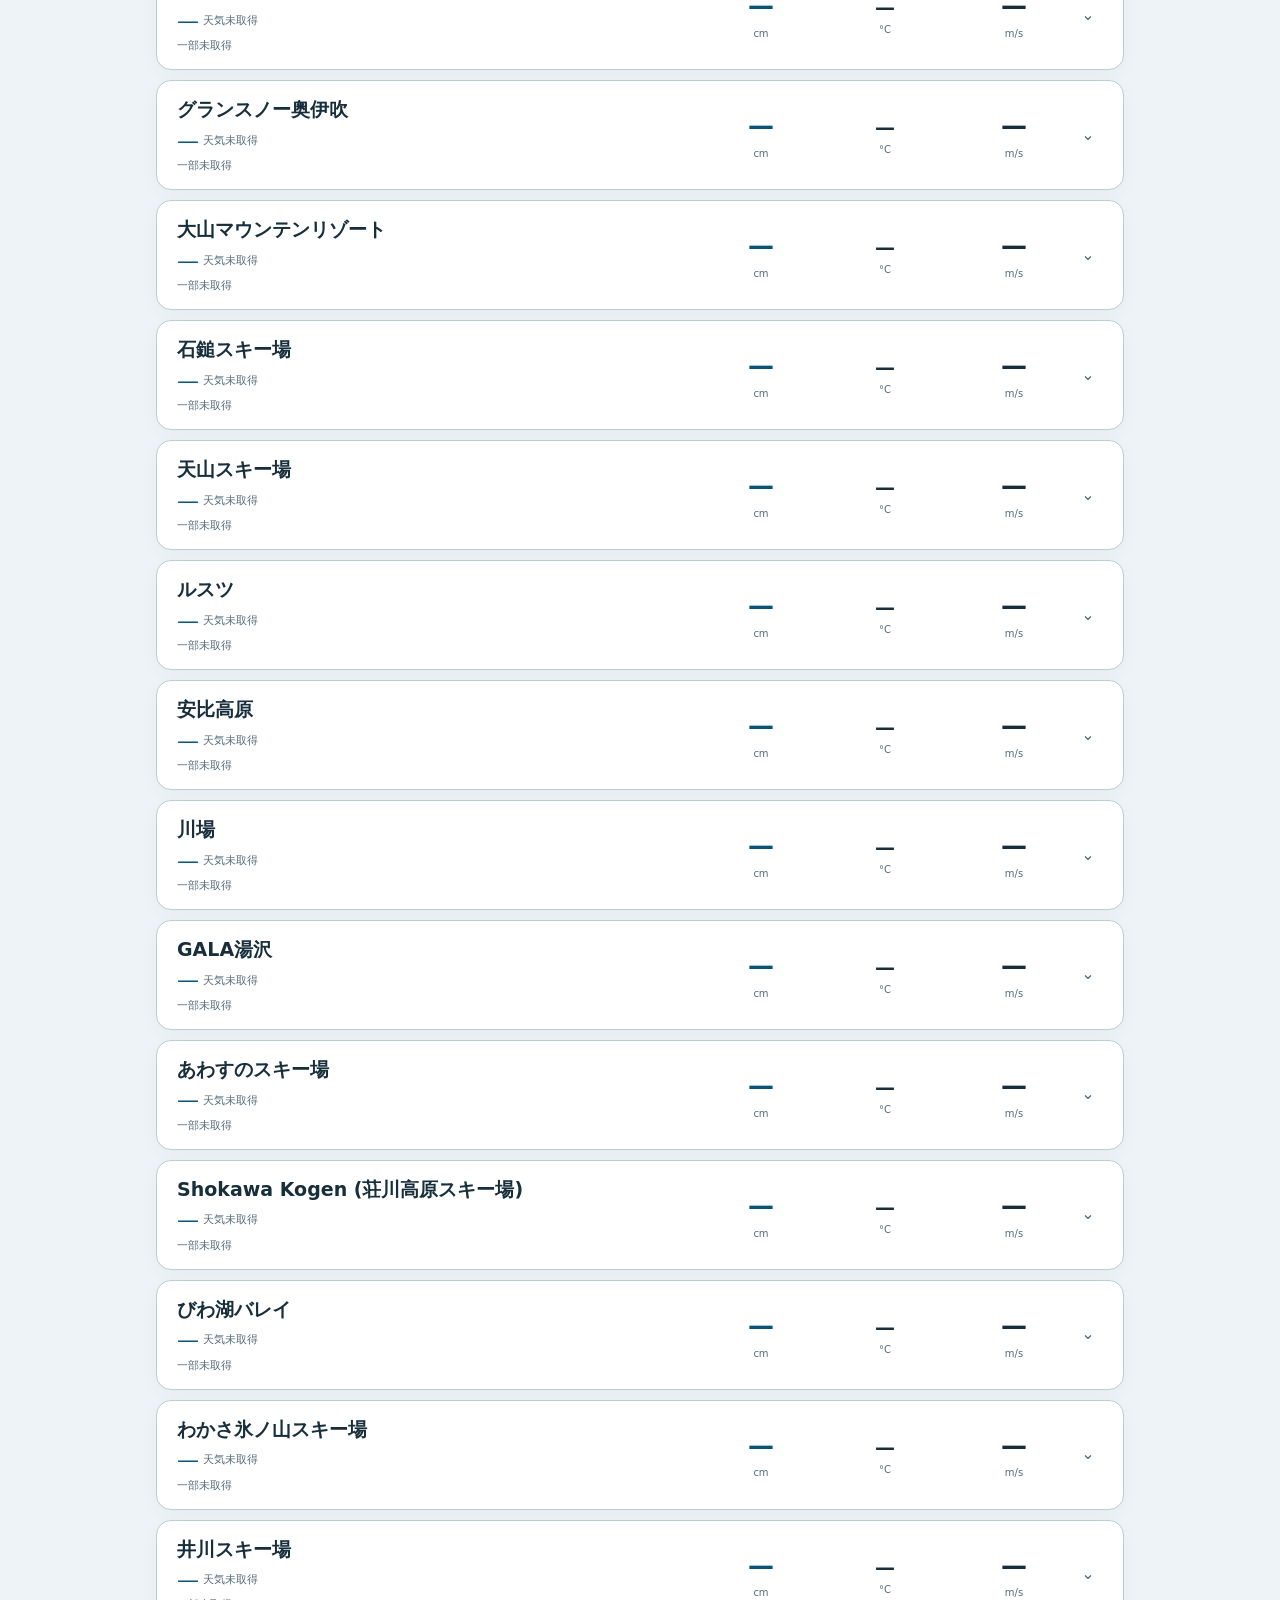
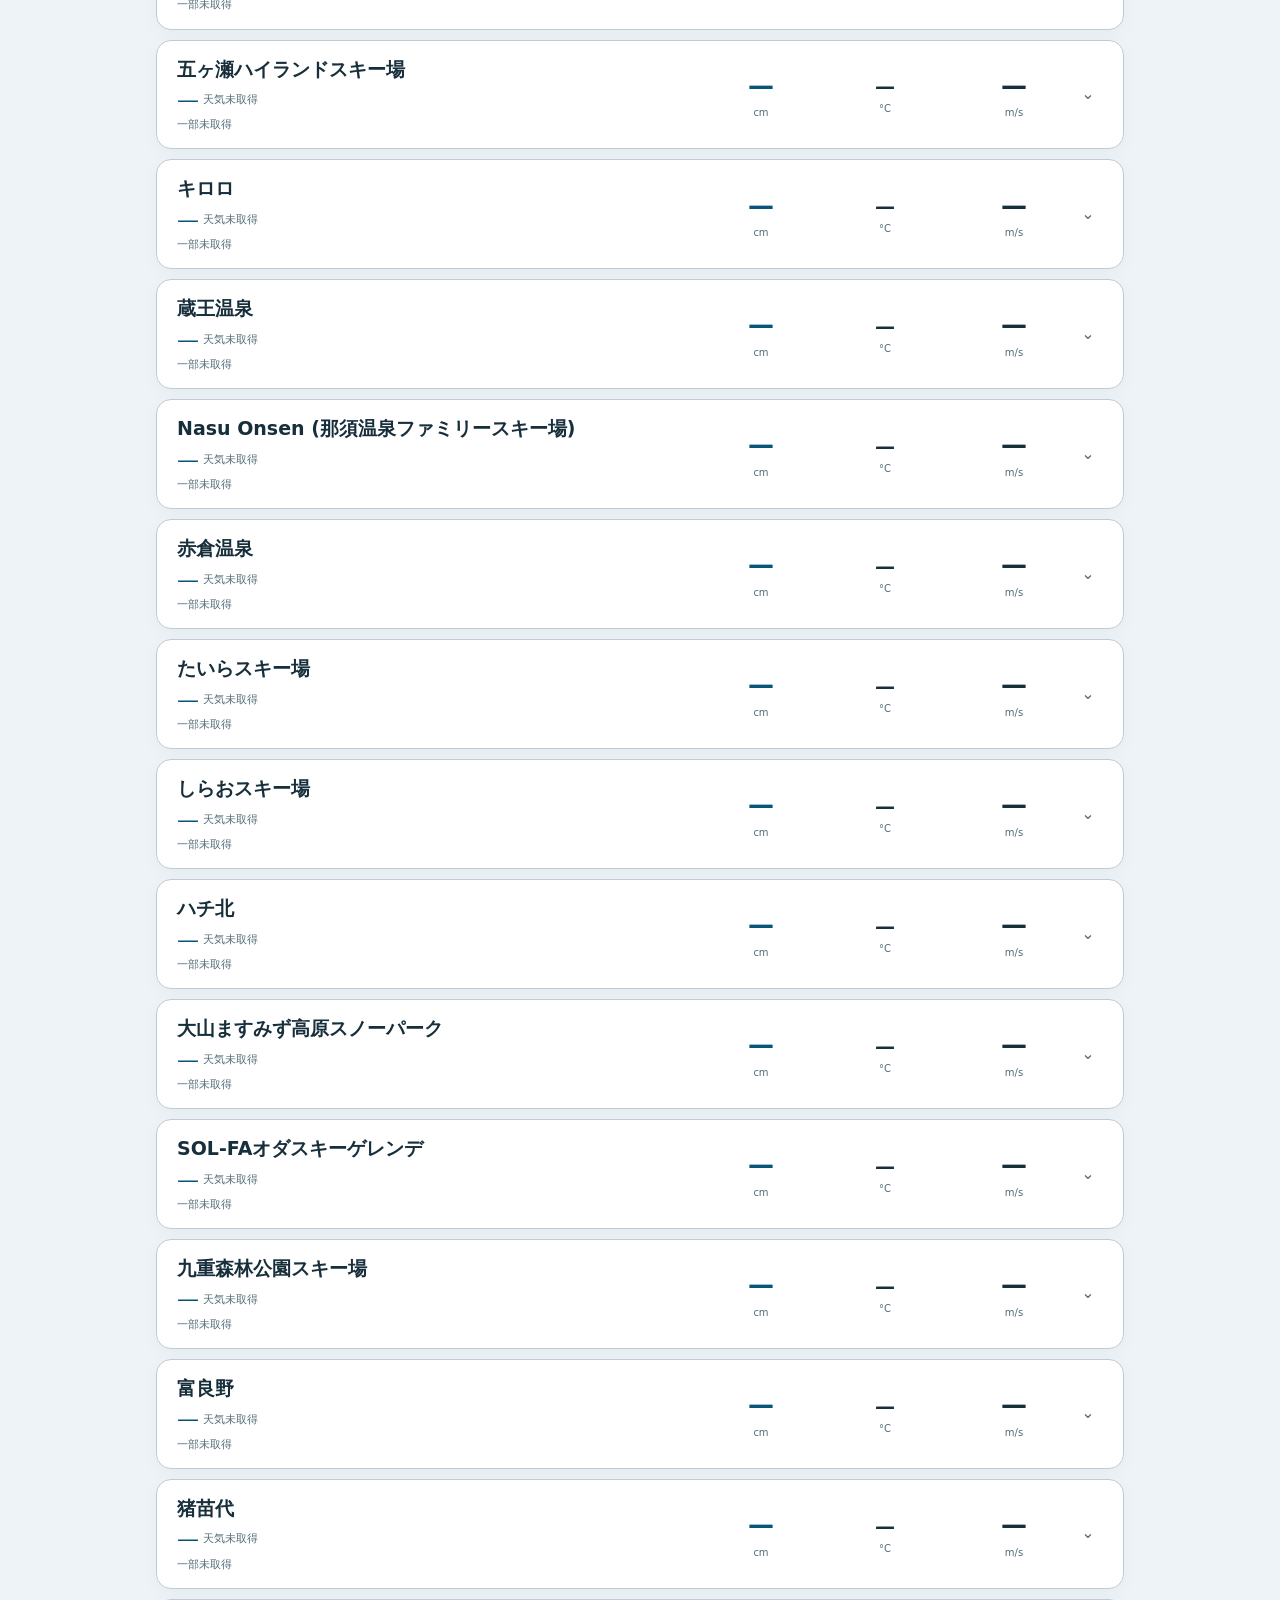
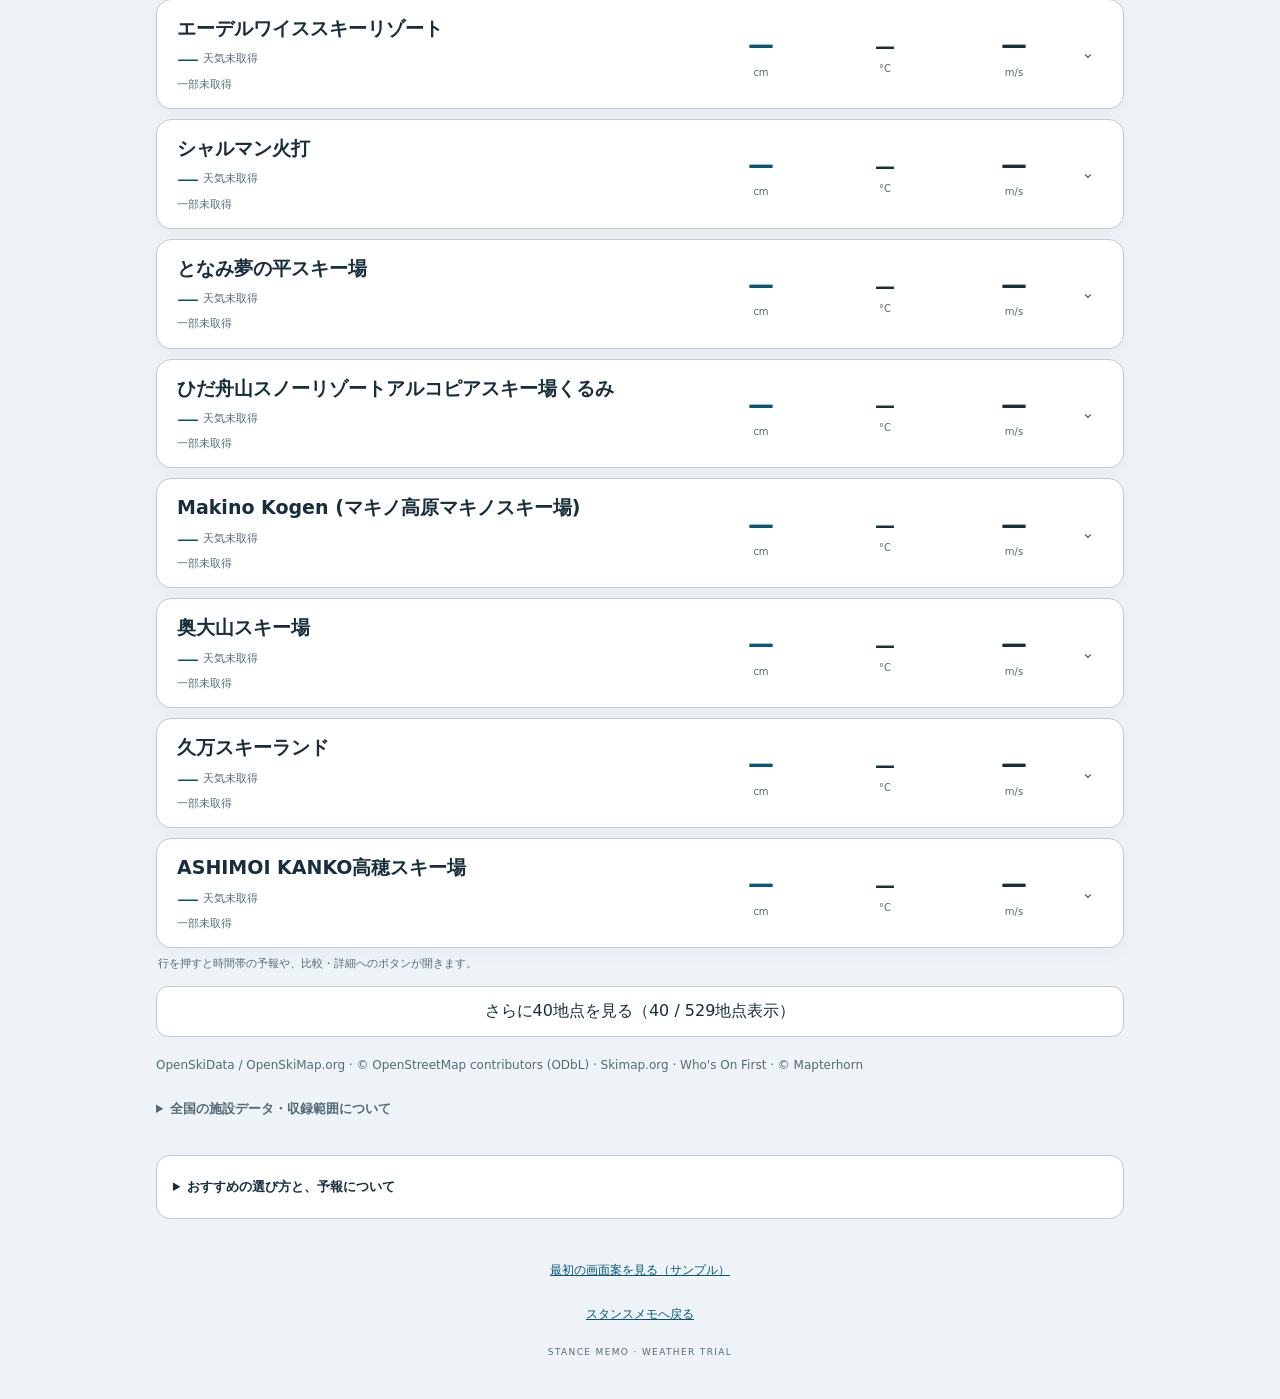
<file: weather/index.html>
<!doctype html>
<html lang="ja">
<head>
  <meta charset="utf-8">
  <meta name="viewport" content="width=device-width,initial-scale=1,viewport-fit=cover">
  <meta name="theme-color" content="#075579">
  <title>雪山の天気 | スタンスメモ 試作</title>
  <meta name="description" content="スキー場の7日間の天気、新雪、風を比べて、次に滑る場所の候補を探します。">
  <link rel="icon" href="../icons/icon-trial-192.png" type="image/png">
  <link rel="stylesheet" href="weather.css?v=1108">
  <link rel="stylesheet" href="views.css?v=1108">
  <link rel="stylesheet" href="national-map.css?v=1108">
  <link rel="stylesheet" href="spot-info.css?v=1108">
  <script src="../theme.js?v=1108"></script>
  <script src="national-catalog.js?v=1108" defer></script>
  <script src="facility-info.js?v=1108" defer></script>
  <script src="engine.js?v=1108" defer></script>
  <script src="map-store.js?v=1108" defer></script>
  <script src="map-pdf.js?v=1108" defer></script>
  <script src="spot-info.js?v=1108" defer></script>
  <script src="japan-outline.js?v=1108" defer></script>
  <script src="map-viewport.js?v=1108" defer></script>
  <script src="national-map.js?v=1108" defer></script>
  <script src="views.js?v=1108" defer></script>
  <script src="app.js?v=1108" defer></script>
</head>
<body>
<a class="skip" href="#results">予報一覧へ</a>
<header class="page-head">
  <a class="back" href="../" aria-label="スタンスメモへ戻る"><svg viewBox="0 0 24 24" aria-hidden="true"><path d="m14 5-7 7 7 7"/></svg><span>メモ</span></a>
  <div><h1>雪山の天気</h1><span class="trial-label">はるくん試作</span></div>
  <button class="refresh" id="refresh" type="button" aria-label="予報を更新"><svg viewBox="0 0 24 24" aria-hidden="true"><path d="M20 7v5h-5M4 17v-5h5M6 7a7 7 0 0 1 12-1l2 3M4 15l2 3a7 7 0 0 0 12-1"/></svg></button>
</header>
<main>
  <section class="controls" aria-label="比較する条件">
    <label class="catalog-search-label" for="resortSearch">スキー場を探す<input id="resortSearch" type="search" placeholder="名前・都道府県・地域で検索" autocomplete="off"></label>
    <p class="catalog-scope-note" id="catalogScope"></p>
    <div class="area-search-modes" role="group" aria-label="エリアの探し方">
      <button id="singleAreaMode" type="button" aria-pressed="true">1エリア</button>
      <button id="multipleAreaMode" type="button" aria-pressed="false">複数エリア</button>
    </div>
    <div class="location-filters" aria-label="行くエリアを絞る">
      <label class="location-label" for="area">地方<select id="area"><option value="all">全国</option></select></label>
      <label class="location-label" for="region">都道府県<select id="region"><option value="all">すべての都道府県</option></select></label>
      <label class="location-label detail-location-label" for="detailArea">詳細エリア<select id="detailArea" aria-describedby="locationHelp"><option value="all">都道府県を選択</option></select></label>
      <button id="favoritesOnly" class="favorite-filter" type="button" aria-pressed="false"><span aria-hidden="true">☆</span> お気に入り</button>
    </div>
    <p class="location-summary" id="locationSummary" role="status" aria-live="polite"></p>
    <p class="location-help" id="locationHelp">地方だけ、都道府県まででも探せます。<a href="AREA-GUIDE.md" target="_blank" rel="noopener noreferrer">エリアの分け方</a></p>
    <section id="areaCandidates" class="area-candidates" aria-labelledby="candidateHeading" hidden>
      <div class="candidate-add-row"><button id="addAreaCandidate" type="button" disabled>地方・都道府県を選んで追加</button><span id="candidateSelectionHint">地方・県・詳細エリアを追加</span></div>
      <div class="candidate-heading-row"><h2 id="candidateHeading">比較するエリア <span id="candidateCount">0 / 8</span></h2><button id="clearAreaCandidates" type="button" hidden>クリア</button></div>
      <div id="candidateChips" class="candidate-chips" role="group" aria-label="比較候補のエリア"></div>
      <p id="candidateHelp" class="candidate-help">地方をまたいで8エリアまで追加できます。候補に入れた範囲をまとめて表示します。</p>
      <p id="candidateFeedback" class="candidate-feedback" role="status" aria-live="polite"></p>
    </section>
    <nav class="layout-tabs" id="layoutTabs" role="tablist" aria-label="天気の表示方法"><button type="button" id="layout-list" role="tab" data-view="list" aria-selected="true" aria-controls="resorts">一覧</button><button type="button" id="layout-map" role="tab" data-view="map" aria-selected="false" aria-controls="resorts" tabindex="-1">全国マップ</button><button type="button" id="layout-compare" role="tab" data-view="compare" aria-selected="false" aria-controls="resorts" tabindex="-1">比較</button><button type="button" id="layout-spot" role="tab" data-view="spot" aria-selected="false" aria-controls="resorts" tabindex="-1">詳細</button></nav>
    <div id="dateControls"><p class="control-label">滑る日</p><div class="date-strip" id="dates" role="group" aria-label="滑る日"></div></div>
    <div class="priorities" id="priorities" role="group" aria-label="重視すること"><button type="button" data-mode="balanced" aria-pressed="true">バランス</button><button type="button" data-mode="snow" aria-pressed="false">新雪重視</button><button type="button" data-mode="sun" aria-pressed="false">晴れ重視</button></div>
  </section>
  <p id="status" class="status" role="status" aria-live="polite">予報を準備しています…</p>
  <section class="recommendation" id="recommendation" aria-label="天気から選ぶ候補"></section>
  <p id="viewStatus" class="view-status" role="status" aria-live="polite"></p>
  <section id="results" aria-labelledby="resultsTitle" tabindex="-1"><div class="results-heading"><h2 id="resultsTitle">予報を比べる</h2><span id="resultCount"></span></div><p class="guide-line">新雪は朝9時まで24時間、気温・風は日中9〜15時の予想。</p><div class="resort-grid" id="resorts" role="tabpanel" aria-labelledby="layout-list"></div></section>
  <details class="about"><summary>おすすめの選び方と、予報について</summary><div>
    <p>一覧は地域ごとの一定の順番で表示し、予報の読み込み中も行の位置を保ちます。おすすめは取得済みの予報から選び、対象の地点数を見出しに表示します。全国の予報は地方を交互に選んで40地点ずつ確認します。</p>
    <p>新雪量・雲量・風・雨を、選んだ好みに合わせて比べます。新雪重視でも、強い風や雷雨などの予報がある場所は上位候補にしません。独自の比較の目安で、雪質や滑走の安全性を保証するものではありません。</p>
    <p>「新雪」は前日9時から当日9時までに降る雪の予想です。ゲレンデの実測積雪や、圧雪後の雪の厚さではありません。表示標高の地点での予報なので、山頂や麓では変わります。</p>
    <p>風速10m/s以上・瞬間風速18m/s以上、視程1km未満、日中の雨2mm以上、雷雨の予報を確認事項として表示します。これらはアプリの比較用の基準で、リフトの運休基準ではありません。</p>
    <p>表示時に予報を確認し、取得から1時間以内は再取得を省きます。通信できない時は前回の予報と取得時刻を表示します。6時間以上前の予報はおすすめの対象から外します。</p>
    <p>通常はOpen-Meteoの自動選択モデルを使います。接続できない時はGFSアンサンブルのコントロール予報に切り替え、「GFS予報」と表示します。アンサンブル平均や確率を表す値ではありません。</p>
    <p>営業・リフト運行・道路状況は、各スキー場の公式情報で確認してください。</p>
    <p>予報出典：<a href="https://open-meteo.com/" target="_blank" rel="noopener noreferrer">Open-Meteo</a>（<a href="https://open-meteo.com/en/licence" target="_blank" rel="noopener noreferrer">CC BY 4.0</a>）。各種気象モデルのデータを集計・加工しています。位置・標高はスキー場付近の目安です。追加地点は各公式アクセス案内・<a href="https://maps.gsi.go.jp/" target="_blank" rel="noopener noreferrer">地理院地図</a>・<a href="https://maps.gsi.go.jp/development/elevation_s.html" target="_blank" rel="noopener noreferrer">国土地理院の標高データ</a>を参考にしています。</p>
  </div></details>
  <footer><a href="../weather-design-lab/">最初の画面案を見る（サンプル）</a><br><a href="../">スタンスメモへ戻る</a><p>ST​ANCE MEMO · WEATHER TRIAL</p></footer>
  <noscript><p class="empty">予報を表示するにはJavaScriptを有効にしてください。</p></noscript>
</main>
</body>
</html>
</file>
<file: style.css>
/* =========================
   Theme / Variables
========================= */
:root{
  --blue: #0077b6;        /* タブ選択 */
  --blue-border: #caf0f8;

  --orange: #fc6a03;      /* 穴・ディスク選択 */
  --orange-border: #f5deb3;

  --green: #4caf50;       /* 読込・保存 */
  --red: #e53935;         /* 削除 */

  --star: #f6c343;        /* ★ */
  --card: #f4f4f4;
  --text-muted: #777;
}

/* =========================
   Base
========================= */
body{
  font-family: sans-serif;
  padding: 16px;
}

h1{
  text-align: center;
  margin-bottom: 16px;
}

/* =========================
   Layout / Card
========================= */
.card{
  background: var(--card);
  padding: 8px;
  border-radius: 12px;
}

.card h2{
  text-align: center;
  margin: 0 0 10px 0;
}

.bindings{
  display: grid;
  grid-template-columns: 1fr 1fr;
  gap: 16px;
}
@media (max-width: 480px){
  .bindings{ grid-template-columns: 1fr; }
}

/* =========================
   Topbar + Slide Menu
========================= */
.topbar{
  display:flex;
  align-items:center;
  justify-content:space-between;
  gap: 10px;
  margin-bottom: 16px;
}

.title{
  margin: 0;
  flex: 1;
  text-align: center;
}

/* ☰ボタン */
.menu-btn{
  flex: 0 0 auto;
  font-size: 22px;
  padding: 8px 12px;
  border-radius: 12px;
  border: 1px solid #bbb;
  background: #fff;
  cursor: pointer;
  line-height: 1;
}

/* 右パネル表示時の背景暗転 */
.menu-overlay{
  position: fixed;
  inset: 0;
  background: rgba(0,0,0,0.35);
  z-index: 900;
}

/* 右から出るパネル */
.menu-panel{
  position: fixed;
  top: 0;
  right: 0;
  height: 100dvh;
  width: min(86vw, 360px);

  background: #fff;
  box-shadow: -12px 0 28px rgba(0,0,0,0.18);
  z-index: 901;

  transform: translateX(100%);
  transition: transform 0.22s ease;
  display: grid;
  grid-template-rows: auto 1fr;
}
.menu-panel.open{ transform: translateX(0); }

.menu-head{
  display:flex;
  align-items:center;
  justify-content:space-between;
  padding: 14px 14px 10px;
  border-bottom: 1px solid #eee;
}
.menu-title{ font-weight: 800; }

.menu-close{
  font-size: 22px;
  padding: 6px 10px;
  border-radius: 12px;
  border: 1px solid #bbb;
  background: #fff;
  cursor: pointer;
  line-height: 1;
}

.menu-body{
  padding: 14px;
  overflow: auto;
  display: grid;
  gap: 12px;
}

.menu-card{
  background: #f6f6f6;
  border-radius: 14px;
  padding: 12px;
}

.menu-card h3{
  margin: 0 0 10px 0;
  font-size: 14px;
}

.menu-action{
  width: 100%;
  text-align: left;
  padding: 10px 12px;
  border-radius: 12px;
  border: 1px solid #ccc;
  background: #fff;
  margin-bottom: 8px;
}
.menu-action:disabled{ opacity: 0.55; }

.menu-action.danger{
  border-color: rgba(229,57,53,0.55);
  background: rgba(229,57,53,0.12);
}

.menu-note{
  font-size: 12px;
  color: #777;
  margin: 0;
}

/* =========================
   Import UI
========================= */
.import-box{
  margin-top: 10px;
  background: #fff;
  border: 1px solid #e5e5e5;
  border-radius: 14px;
  padding: 10px;
}

.import-title{
  font-weight: 800;
  font-size: 13px;
  margin-bottom: 8px;
}

.import-file{
  width: 100%;
  margin-bottom: 10px;
}

.import-preview{
  background: #f7f7f7;
  border-radius: 12px;
  padding: 10px;
  font-size: 12px;
  line-height: 1.45;
  margin-bottom: 10px;
}
.import-muted{ color:#777; }

.import-actions{
  display: grid;
  gap: 8px;
}

.import-error{
  margin-top: 10px;
  padding: 10px;
  border-radius: 12px;
  background: rgba(229,57,53,0.12);
  border: 1px solid rgba(229,57,53,0.35);
  color: #b71c1c;
  font-size: 12px;
}

/* =========================
   Meta / Inputs
========================= */
.meta{
  display: grid;
  gap: 10px;
  margin-bottom: 12px;
}

.meta input,
.meta select{
  font-size: 16px;
}

.comment{
  margin-top: 6px;
  padding: 8px;
  background: #fff;
  border-radius: 8px;
  font-size: 14px;
  line-height: 1.4;
  color: #333;
}

/* 保存・クリア */
#saveBtn,
#clearBtn{
  padding: 10px 12px;
  font-size: 16px;
  width: 100%;
}

#clearBtn{ margin-top: 8px; }

#saveBtn{
  background: var(--green);
  border: 1px solid var(--green);
  color: #fff;
}

#saveBtn:active{
  filter: brightness(1.15);
  transform: scale(0.97);
}

/* =========================
   Tabs + Filters + Sort（2行固定Grid）
========================= */
.tabs-bar{
  display: grid;
  grid-template-columns: 1fr auto; /* 左=タブ / 右=セレクト・角度 */
  grid-template-areas:
    "boards sort"
    "stance angle";
  gap: 1px;
  align-items: start;
  margin-top: 0px;
}

/* 配置 */
#boardTabs{ grid-area: boards; }
#sortMode{  grid-area: sort; justify-self: end; }
#stanceTabs{ grid-area: stance; }
.angle-filter{
  grid-area: angle;
  justify-self: end; /* ←通常は右詰め */
}

/* 板タブ（昔の見た目維持） */
.tabs{
  display: flex;
  gap: 8px;
  overflow-x: auto;
  padding: 8px 0 0px;
  margin: 0;
}

/* スタンスタブ（昔の見た目維持） */
.stance-tabs{
  display: flex;
  gap: 5px;
  overflow-x: auto;
  padding: 0 0 12px;
  margin: 2 0 0;
  min-width: 0;
}

/* 角度フィルター：右側に置く（枠なし） */
.angle-filter{
  display: flex;
  align-items: center;
  gap: 1px;
  margin: 2 0 0;
}

.angle-in,
.angle-tol{
  width: 1em;           /* 2桁想定 */
  padding: 6px 6px;
  border-radius: 999px;
  border: 1px solid #bbb;
  background: #fff;
  font-size: 12px;
  text-align: center;
}

.angle-pm{
  font-size: 12px;
  opacity: 0.7;
}

.angle-clear{
  width: 28px;
  height: 28px;
  border-radius: 999px;
  border: 1px solid #bbb;
  background: #fff;
  font-size: 16px;
  line-height: 1;
  cursor: pointer;
}

/* ソート：右上固定＆サイズ安定 */
.sort-select{
  width: 7em;   /* ←まずはこれ。6〜7emがちょうどいい */
  font-size: 12px;
  padding: 6px 8px;
  border-radius: 10px;
  border: 1px solid #bbb;
  background: #fff;
  align-self: start;
  margin-top: 10px; /* 好みで微調整 */
  justify-self: end;
}

/* スマホだけ：角度フィルターが下段になっても左寄せにできる */
@media (max-width: 400px){
  .angle-filter{ /*width: 6.5em;*/ justify-self: start; } /* ←折り返した時だけ左寄せ */

  .sort-select{ justify-self: end; }  /* ←右に寄せたいなら追加（好み） */
  /* .tabs-bar{ grid-template-columns: 1fr; grid-template-areas:
      "boards"
      "sort"
      "stance"
      "angle"; } */
}

/* ついで：numberのスピナーで幅崩れ抑制 */
input[type="number"]{
  appearance: textfield;
}
input[type="number"]::-webkit-outer-spin-button,
input[type="number"]::-webkit-inner-spin-button{
  -webkit-appearance: none;
  margin: 0;
}

/* ===== 板タブ：昔の見た目を強制で戻す ===== */
.tab{
  padding: 8px 12px;
  border-radius: 999px;
  border: 1px solid #999;
  background: #fff;
  white-space: nowrap;
  cursor: pointer;
}

.tab.active{
  background: var(--blue);
  border-color: var(--blue-border);
  color: #fff;
}

/* ★タブ */
.tab[data-board="__FAV__"]{
  color: var(--star);
  font-weight: 700;
}
.tab[data-board="__FAV__"].active{
  background: var(--star);
  border-color: var(--star);
  color: #fff;
}

/* ===== スタンスタブ：昔の見た目を戻す ===== */
.stance-tab{
  padding: 6px 8px;
  border-radius: 999px;
  border: 1px solid #bbb;
  background: #fff;
  cursor: pointer;
  font-size: 14px;
  opacity: 0.9;
  transition: all 0.15s ease;
}

.stance-tab.active{
  background: var(--blue);
  border-color: var(--blue-border);
  color: #fff;
  opacity: 1;
  transform: scale(1.05);
}

/* =========================
   Holes (main)
========================= */
.holes{
  width: 256px;
  margin: 0 auto;
}

.row{
  display: flex;
  justify-content: center;
  gap: 8px;
  margin-bottom: 0;
  align-items: center;
}

.hole{
  flex: 0 0 36px;
  width: 36px;
  height: 36px;
  aspect-ratio: 1 / 1;
  box-sizing: border-box;

  border: 2px solid #999;
  border-radius: 50%;
  background: transparent;
}

.hole.active{
  background: var(--orange);
  border-color: var(--orange-border);
}

/* =========================
   Reference (help + tap slots)
========================= */
.ref-wrap{
  position: relative;
  width: 256px;
  height: 26px;
  margin: 0 auto 0;
}

/* NOTE: HTML側では ref-wrap の中に row が無いので、
   ここは残しても害なし（将来row入れた時用） */
.ref-wrap > .row{
  margin-top: 26px;
}

.ref-help{
  position: absolute;
  inset: 0;
  text-align: center;
  font-size: 11px;
  color: #aaa;
  opacity: 0.7;
  line-height: 26px;
  pointer-events: none;
}

.ref-help.active::after{
  content: "×";
  position: absolute;
  left: var(--ref-x, 50%);
  top: 50%;
  transform: translate(-50%, -50%);

  font-size: 36px;
  font-weight: 900;
  color: var(--red);

  text-shadow:
    1px 0 currentColor,
   -1px 0 currentColor,
    0 1px currentColor,
    0 -1px currentColor;
}

.ref-line{
  position: absolute;
  inset: 0;
  display: flex;
  justify-content: center;
  gap: 10px;
  z-index: 2;
  pointer-events: auto;
}

.ref-slot{
  width: 40px;
  height: 26px;
}

/* =========================
   Disk UI
========================= */
.side-row{
  display: grid;
  grid-template-columns: 34px 1fr auto;
  gap: 10px;
  align-items: center;
}

.side-title{
  font-weight: 700;
  text-align: center;
}

.angle{
  display: grid;
  gap: 4px;
}
.angle input{
  font-size: 16px;
  width: 100%;
}

.disk{
  display: grid;
  gap: 4px;
  justify-items: end;
}
.disk-label{
  font-size: 12px;
  color: var(--text-muted);
}

.disk-group{
  display: flex;
  gap: 6px;
}

.chip{
  border: 1px solid #bbb;
  background: #fff;
  border-radius: 999px;
  padding: 6px 10px;
  font-size: 14px;
  cursor: pointer;
}

.chip.active{
  background: var(--orange);
  border-color: var(--orange-border);
  color: #fff;
}

@media (max-width: 420px){
  .side-row{ grid-template-columns: 34px 1fr; }
  .disk{
    grid-column: 1 / -1;
    justify-items: start;
  }
}

/* =========================
   Stance quick buttons（入力側）
========================= */
.stance-quick{
  display:flex;
  gap:6px;
  margin-top:6px;
}

.stance-quick button{
  font-size:12px;
  padding:6px 12px;
  border-radius:999px;
  border:1px solid #bbb;
  background:#fff;
  cursor:pointer;
}

.stance-quick button:active{
  transform: scale(0.95);
}

.stance-quick button.active{
  background: var(--orange);
  border-color: var(--orange-border);
  color: #fff;
}

/* =========================
   History
========================= */
#history{
  margin-top: 16px;
  display: grid;
  gap: 16px;
}

.history-preview{
  margin: 10px 0 12px;
}

.history-actions{
  display: flex;
  justify-content: space-between;
  margin-top: 8px;
}

.btn-load{
  padding: 6px 12px;
  background: var(--green);
  color: #fff;
  border: none;
  border-radius: 6px;
}

.btn-del{
  padding: 6px 12px;
  background: var(--red);
  color: #fff;
  border: none;
  border-radius: 6px;
}
.btn-del:disabled{
  background: #ccc;
  cursor: not-allowed;
  opacity: 0.6;
}

.btn-del.is-protected{
  opacity: 0.45;
  filter: grayscale(0.2);
}

/* Favorite star button */
.fav-btn{
  border: none;
  background: transparent;
  font-size: 22px;
  line-height: 1;
  cursor: pointer;
  padding: 4px 6px;
  color: #bbb; /* ☆ */
}

.fav-btn.active{
  color: var(--star) !important; /* ★ */
  text-shadow: 0 1px 0 rgba(0,0,0,0.12);
}

/* =========================
   Mini preview
========================= */
.mini-bindings{
  display: grid;
  grid-template-columns: 1fr 1fr;
  gap: 12px;
}

.mini-side{
  background: #fff;
  border-radius: 10px;
  padding: 8px;
}

.mini-label{
  text-align: center;
  font-weight: 700;
  margin-bottom: 6px;
}

.mini-row,
.mini-ref{
  width: calc(12px * 6 + 4px * 5);
  margin-left: auto;
  margin-right: auto;

  display: flex;
  justify-content: center;
  gap: 4px;

  margin-bottom: 4px;
}

.mini-hole,
.mini-x{
  width: 12px;
  height: 12px;
  flex: 0 0 12px;
  display: inline-flex;
  align-items: center;
  justify-content: center;
  box-sizing: border-box;
}

.mini-hole{
  border: 1px solid #999;
  border-radius: 50%;
  background: transparent;
}

.mini-hole.active{
  background: var(--orange);
  border-color: var(--orange-border);
}

.mini-x{
  font-size: 18px;
  font-weight: 900;
  line-height: 1;
  color: transparent;
}

.mini-x.active{
  color: var(--red);
}

/* =========================
   Toast（上に表示）
========================= */
#toast{
  position: fixed;
  top: calc(env(safe-area-inset-top, 0px) + 64px);
  left: 50%;
  transform: translateX(-50%) translateY(-12px);

  padding: 14px 22px;
  border-radius: 999px;
  color: #fff;
  font-size: 16px;

  opacity: 0;
  pointer-events: none;

  transition: opacity 0.22s ease, transform 0.22s ease;
  z-index: 999;

  box-shadow: 0 10px 24px rgba(0,0,0,0.18);
  max-width: min(92vw, 640px);
  text-align: center;
}

#toast.show{
  opacity: 1;
  transform: translateX(-50%) translateY(0);
}

#toast.success { background: var(--green); }
#toast.error   { background: var(--red); }
#toast.star    { background: var(--star); color:#333; }
#toast.info    { background: #555; }
#toast.rode    { background: var(--green); }

/* =========================
   Tap highlight OFF
========================= */
button,
button:focus,
button:active{
  outline: none;
}

button{
  -webkit-tap-highlight-color: transparent;
}

/* =========================
   DEV Footer
========================= */
.dev-footer{
  margin-top: 24px;
  padding: 12px;
  border-radius: 14px;
  background: #111;
  color: #fff;
}

.dev-badge{
  font-weight: 800;
  font-size: 12px;
  opacity: 0.9;
  margin-bottom: 10px;
  text-align: center;
}

.dev-actions{
  display: grid;
  gap: 8px;
}

.dev-btn{
  width: 100%;
  padding: 10px 12px;
  font-size: 14px;
  border-radius: 12px;
  border: 1px solid rgba(255,255,255,0.18);
  background: rgba(255,255,255,0.08);
  color: #fff;
  cursor: pointer;
}

.dev-btn:active{
  transform: scale(0.98);
}

.dev-btn.danger{
  border-color: rgba(229,57,53,0.6);
  background: rgba(229,57,53,0.25);
}

.dev-note{
  margin-top: 10px;
  font-size: 11px;
  opacity: 0.7;
  text-align: center;
}

/* はる作業版の識別 */
.haru-badge{
  display: inline-block;
  vertical-align: middle;
  padding: 3px 7px;
  border-radius: 999px;
  background: #e9ddff;
  color: #6941a5;
  font-size: 10px;
  letter-spacing: .08em;
}

/* numberのスピナーで幅崩れするのを抑える */
input[type="number"]{
  appearance: textfield;
}
input[type="number"]::-webkit-outer-spin-button,
input[type="number"]::-webkit-inner-spin-button{
  -webkit-appearance: none;
  margin: 0;
}

/* 右スライド内のフィルターUI */
#menuFilters .menu-filters{
  display: grid;
  gap: 10px;
}

#menuFilters .menu-label{
  display: grid;
  gap: 6px;
  font-size: 12px;
  color: #555;
}

#menuFilters .sort-select{
  width: 100%;
  height: 40px;
}

#menuFilters .stance-tabs{
  padding: 0;     /* 下余白いらない */
}

#menuFilters .angle-filter{
  justify-content: flex-start; /* メニュー内は左詰めで自然 */
}

/* 右スライド内の時だけ */
.filters-panel.in-menu .menu-filters{
  display: grid;
  gap: 10px;
}

.filters-panel.in-menu .sort-select{
  width: 100%;
  height: 40px;
}

.filters-panel.in-menu .stance-tabs{
  padding: 0;
}

.filters-panel.in-menu .angle-filter{
  justify-content: flex-start;
}

.comment-clear{
  margin-top: 8px;
  padding: 6px 10px;
  border-radius: 999px;
  border: 1px solid #bbb;
  background: #fff;
  font-size: 12px;
  cursor: pointer;
  display: block;
  margin-left: auto;
}
.comment-clear:active{
  transform: scale(0.97);
}

/* 右上固定メニューボタン */
.menu-btn{
  position: fixed;
  top: 16px;
  right: 16px;
  z-index: 10000;

  width: 44px;
  height: 44px;

  border-radius: 50%;
  font-size: 18px;

  display: flex;
  align-items: center;
  justify-content: center;
   
  box-shadow: 0 4px 12px rgba(0,0,0,0.15);
background: white;
}

/* =========================
   Haru UX pass
========================= */
*,
*::before,
*::after{
  box-sizing: border-box;
}

html,
body{
  overflow-x: hidden;
}

body{
  color: #16252d;
  background:
    radial-gradient(circle at 90% 0%, rgba(202,240,248,.55), transparent 28rem),
    linear-gradient(180deg, #f7fbfc 0%, #edf4f5 100%);
  max-width: 960px;
  margin: 0 auto;
  padding: 24px 16px 56px;
}

.card{
  background: rgba(255,255,255,.88);
  border: 1px solid rgba(219,229,232,.9);
  border-radius: 18px;
  box-shadow: 0 10px 28px rgba(42,76,88,.08);
  padding: 18px;
}

.section-help,
.binding-help{
  color: var(--text-muted);
  font-size: 12px;
  text-align: center;
  margin: -2px 0 16px;
}

.binding-help{
  margin: -4px 0 12px;
  line-height: 1.5;
}

.meta > .field-row{
  display: grid;
  grid-template-columns: 5em minmax(0, 1fr);
  align-items: center;
  gap: 8px;
  color: #34454d;
  font-weight: 700;
}

.meta > .comment-field{
  align-items: start;
}

.meta input,
.meta select,
.meta textarea{
  width: 100%;
  min-width: 0;
  border: 1px solid #dbe5e8;
  border-radius: 10px;
  padding: 9px 10px;
  background: #fff;
  font-size: 16px;
}

.meta textarea{
  min-height: 88px;
  resize: vertical;
  line-height: 1.5;
}

.meta input:focus,
.meta select:focus,
.meta textarea:focus{
  outline: 3px solid rgba(0,119,182,.14);
  border-color: var(--blue);
}

.comment-clear{
  justify-self: start;
  margin-left: 5.5em;
  margin-top: -2px;
}

.stance-quick{
  align-items: center;
  flex-wrap: wrap;
  padding: 4px 0 2px;
}

.stance-quick::before{
  content: "スタンス";
  width: 100%;
  color: var(--text-muted);
  font-size: 12px;
  font-weight: 700;
}

.side-row{
  grid-template-columns: 48px minmax(0, 1fr) auto;
  gap: 10px;
  padding: 10px 0;
  border-top: 1px solid #e5edef;
}

.side-row:first-of-type{
  margin-top: 4px;
}

.angle input{
  min-width: 0;
  box-sizing: border-box;
}

.disk-group{
  flex-wrap: wrap;
}

.holes{
  width: min(100%, 256px);
  max-width: 100%;
  padding: 10px 0 4px;
}

.row{
  max-width: 100%;
}

.hole{
  flex: 0 1 36px;
  min-width: 0;
}

.ref-wrap,
.ref-line{
  width: min(100%, 256px);
  max-width: 100%;
}

.ref-slot{
  flex: 1 1 0;
  min-width: 0;
}

.history-heading{
  display: flex;
  align-items: end;
  justify-content: space-between;
  gap: 12px;
  margin: 24px 2px 4px;
}

.history-heading h2{
  margin: 0;
  font-size: 20px;
}

.history-heading p{
  margin: 4px 0 0;
  color: var(--text-muted);
  font-size: 12px;
}

.history-hint{
  flex: 0 0 auto;
  color: #9b7611;
  font-size: 12px;
  white-space: nowrap;
}

.empty-state{
  text-align: center;
  padding: 30px 18px;
}

.empty-state h2{
  margin: 8px 0 6px;
  font-size: 18px;
}

.empty-state p{
  margin: 0;
  color: var(--text-muted);
  font-size: 13px;
}

.empty-icon{
  font-size: 34px;
}

@media (max-width: 520px){
  body{
    padding: 18px 10px 40px;
  }

  .card{
    padding: 14px;
  }

  .topbar{
    align-items: flex-start;
  }

  .title{
    font-size: 25px;
  }

  .meta > .field-row{
    grid-template-columns: 1fr;
    gap: 5px;
  }

  .comment-clear{
    margin-left: 0;
  }

  .side-row{
    grid-template-columns: 40px minmax(0, 1fr);
    gap: 8px;
  }

  .disk{
    grid-column: 2;
    justify-items: start;
  }

  .chip{
    min-width: 48px;
    padding: 8px 10px;
  }

  .history-heading{
    align-items: start;
    flex-direction: column;
  }
}

/* Compact input: regular phone sizes keep the default editor in one viewport.
   Expanded notes, the keyboard and larger text can scroll normally. */
[hidden]{ display: none !important; }

body{
  font-family: system-ui, -apple-system, "Segoe UI", sans-serif;
  padding: 8px 10px max(12px, env(safe-area-inset-bottom));
}

.topbar{
  min-height: 44px;
  margin: 0 0 6px;
  align-items: center;
}

.title-wrap{ width: 100%; box-sizing: border-box; padding: 0 48px; }
.title{ text-align: center; font-size: 21px; line-height: 1.25; }
.haru-badge{ font-size: 9px; letter-spacing: 0; }
.menu-btn{ top: max(8px, env(safe-area-inset-top)); left: 8px; right: auto; }
body[data-menu-side="right"] .menu-btn{ left: auto; right: 8px; }
body[data-menu-side="right"] .title-wrap{ padding: 0 48px; }

.view-tabs,
.foot-tabs{ display: grid; grid-template-columns: 1fr 1fr; gap: 4px; }
.view-tabs{ margin-bottom: 8px; padding: 3px; border-radius: 12px; background: #dfecef; }
.view-tabs button,
.foot-tabs button{ border: 0; background: transparent; color: #52646c; cursor: pointer; font: inherit; }
.view-tabs button{ min-height: 38px; border-radius: 9px; font-size: 14px; font-weight: 700; }
.view-tabs button[aria-selected="true"]{ background: #fff; color: #096a8a; box-shadow: 0 2px 5px #25434b12; }
.count-badge{ display: inline-block; min-width: 20px; margin-left: 4px; padding: 1px 5px; border-radius: 10px; background: #e9f0f2; font-size: 11px; }

.setup-card{ padding: 12px; }
.setup-meta{ display: grid; grid-template-columns: minmax(0, 1fr) minmax(0, 112px); gap: 10px; }
.setup-meta label,
.setup-card .angle,
.comment-label{ display: grid; gap: 4px; color: #52646c; font-size: 12px; line-height: 1.2; }
.setup-meta input,
.setup-meta select,
.setup-card .angle input,
.comment-details textarea{
  width: 100%; min-width: 0; height: 42px; padding: 8px 10px; font: inherit;
  font-size: 16px; border: 1px solid #cbdadd; border-radius: 9px; background: #fff; color: #16252d;
}
.setup-card .stance-quick{ display: grid; grid-template-columns: 64px repeat(3, minmax(0, 1fr)); gap: 4px; margin: 16px 0; padding: 0; }
.setup-card .stance-quick::before{ display: none; }
.stance-label{ color: #52646c; font-size: 12px; }
.setup-card .stance-quick button{ min-height: 36px; padding: 4px; font-size: 12px; }

.foot-tabs{ padding: 3px; margin-bottom: 14px; border-radius: 11px; background: #edf2f4; }
.foot-tabs button{ min-width: 0; min-height: 54px; padding: 5px 3px; border-radius: 8px; font-size: 15px; font-weight: 700; }
.foot-tabs button[aria-selected="true"]{ color: #096a8a; background: #fff; box-shadow: 0 1px 5px #25434b12; }
.foot-summary{ display: block; margin-top: 2px; font-size: 11px; font-weight: 400; white-space: nowrap; }
.setup-card .bindings{ display: block; }
.setup-card .side-row{ grid-template-columns: minmax(0, 120px) auto; justify-content: space-between; gap: 24px; padding: 0; border: 0; margin: 0; }
.setup-card .angle{ transform: translateX(6px); }
.setup-card .disk{ grid-column: auto; justify-items: start; gap: 4px; }
.setup-card .disk-label{ font-size: 12px; line-height: 1.2; }
.setup-card .disk-group{ flex-wrap: nowrap; gap: 4px; }
.setup-card .chip{ min-width: 44px; min-height: 42px; padding: 6px 8px; border-radius: 9px; font-size: 14px; }
.setup-card .binding-help{ margin: 8px 0 4px; font-size: 11px; line-height: 1.2; }
.setup-card .holes{ width: min(100%, 304px); padding: 0; }
.setup-card .row{ display: grid; grid-template-columns: repeat(6, minmax(0, 1fr)); gap: 4px; }
.setup-card .hole{ display: block; width: 100%; height: 44px; min-width: 0; padding: 0; border-radius: 50%; cursor: pointer; }
.setup-card .ref-wrap,
.setup-card .ref-line{ width: 100%; height: 36px; }
.setup-card .ref-help{ font-size: 10px; line-height: 36px; }
.setup-card .ref-line{ display: grid; grid-template-columns: repeat(6, minmax(0, 1fr)); gap: 4px; }
.setup-card .ref-slot{ width: 100%; height: 36px; padding: 0; border: 0; background: transparent; cursor: pointer; border-radius: 5px; }

.comment-details{ margin-top: 12px; border-top: 1px solid #e1eaed; }
.comment-details summary{ min-height: 38px; padding: 10px 0; color: #52646c; font-size: 13px; cursor: pointer; }
.comment-details summary span{ float: right; font-size: 11px; color: #777; }
.comment-label{ margin: 0 0 5px; }
.comment-details textarea{ height: 70px; resize: vertical; line-height: 1.4; }
.comment-details .comment-clear{ margin: 5px 0 8px auto; min-height: 34px; }
.editor-actions{ display: grid; grid-template-columns: 90px minmax(0, 1fr); gap: 8px; }
.editor-actions #saveBtn,
.editor-actions #clearBtn{ min-height: 44px; margin: 0; padding: 8px; border-radius: 10px; font-size: 15px; cursor: pointer; }
.editor-actions #saveBtn{ background: #26854c; border-color: #26854c; font-weight: 700; }
.editor-actions #clearBtn{ border: 1px solid #cbdadd; background: #fff; color: #52646c; }
.history-heading{ margin-top: 14px; }

body[data-menu-side="left"] .menu-panel{ left: 0; right: auto; transform: translateX(-100%); }
body[data-menu-side="left"] .menu-panel.open{ transform: translateX(0); }
/* Inner scroll containers and form controls must reserve horizontal gestures too. */
.menu-panel,
.menu-body,
.menu-body .stance-tabs,
.menu-body button,
.menu-body select,
.menu-body input:not([type="range"]){ touch-action: pan-y pinch-zoom; }
.menu-overlay{ opacity: 0; transition: opacity 0.22s ease; touch-action: pan-y pinch-zoom; }
.menu-open .menu-overlay{ opacity: 1; }
.menu-panel.is-dragging{ transition: none; will-change: transform; }
.menu-dragging{ overflow: hidden; user-select: none; }
.menu-dragging .menu-overlay{ transition: none; }
.menu-dragging .menu-btn{ visibility: hidden; }
.menu-open{ overflow: hidden; }
.menu-open .menu-btn{ visibility: hidden; }
.menu-position-label{ display: block; margin-bottom: 6px; font-size: 12px; color: #52646c; }
.menu-side-select{ width: 100%; height: 42px; margin-bottom: 8px; padding: 8px; font-size: 16px; border: 1px solid #cbdadd; border-radius: 9px; background: #fff; }
.menu-swipe-edge{ position: fixed; top: 0; bottom: 0; left: 0; width: 24px; z-index: 890; touch-action: pan-y pinch-zoom; }
body[data-menu-side="right"] .menu-swipe-edge{ left: auto; right: 0; }
.menu-open .menu-swipe-edge{ display: none; }
.menu-btn{ touch-action: pan-y pinch-zoom; }
button:focus-visible,
summary:focus-visible,
input:focus-visible,
select:focus-visible,
textarea:focus-visible{ outline: 3px solid #096a8a; outline-offset: 2px; }

@media (min-width: 600px){
  body{ max-width: 660px; padding-top: 12px; }
  .setup-card{ padding: 16px; }
  .setup-meta{ grid-template-columns: minmax(0, 1fr) minmax(0, 160px); }
  .setup-card .holes{ width: 340px; }
  .setup-card .hole{ height: 48px; }
}

@media (prefers-reduced-motion: reduce){
  .menu-panel{ transition: none; }
  .menu-overlay{ transition: none; }
}

@media (max-height: 660px){
  body{ padding-top: 4px; padding-bottom: max(4px, env(safe-area-inset-bottom)); }
  .topbar{ min-height: 36px; margin-bottom: 4px; }
  .menu-btn{ width: 40px; height: 40px; top: max(4px, env(safe-area-inset-top)); }
  .view-tabs{ margin-bottom: 6px; }
  .view-tabs button{ min-height: 34px; }
  .setup-card{ padding: 10px; }
  .setup-card .stance-quick{ margin: 12px 0; }
  .foot-tabs{ margin-bottom: 12px; }
  .foot-tabs button{ min-height: 46px; }
  .setup-card .binding-help{ margin-top: 6px; }
  .setup-card .ref-wrap,
  .setup-card .ref-line,
  .setup-card .ref-slot{ height: 28px; }
  .setup-card .ref-help{ line-height: 28px; }
  .comment-details{ margin-top: 10px; }
  .comment-details summary{ min-height: 34px; padding: 8px 0; }
}

/* Menu organization: keep editor/history styles and gesture behavior unchanged. */
#menuPanel{
  width: min(92vw, 380px);
  color: #203b3d;
  background: #f3f7f5;
  grid-template-rows: auto minmax(0, 1fr);
}
#menuPanel .menu-head{
  padding: max(16px, env(safe-area-inset-top)) 16px 14px;
  background: #fff;
  border-bottom: 1px solid #dce6e1;
}
#menuPanel .menu-eyebrow{ margin: 0 0 4px; font-size: 10px; font-weight: 700; letter-spacing: .16em; color: #667d73; }
#menuPanel .menu-title{ margin: 0; font-size: 19px; line-height: 1.3; }
#menuPanel .menu-close{
  width: 44px; height: 44px; padding: 0; flex-shrink: 0;
  border: 1px solid #dce6e1; border-radius: 12px; background: #f7faf8; color: #38554b;
}
#menuPanel .menu-body{
  min-height: 0; padding: 14px 14px max(20px, env(safe-area-inset-bottom));
  display: flex; flex-direction: column; gap: 12px; overscroll-behavior-y: contain;
}
#menuPanel .menu-card{
  flex: 0 0 auto; min-width: 0; margin: 0; padding: 14px;
  background: #fff; border: 1px solid #dce6e1; border-radius: 16px;
  box-shadow: 0 3px 10px rgba(31,64,48,.025);
}
#menuPanel .menu-card h3{ margin: 0 0 6px; font-size: 14px; line-height: 1.4; font-weight: 700; }
#menuPanel .menu-section-note{ margin: 0 0 16px; color: #657a70; font-size: 12px; line-height: 1.5; }
#menuPanel .menu-filters{ display: grid; grid-template-columns: minmax(0, 1fr); gap: 16px; }
#menuPanel .menu-label{ display: grid; grid-template-columns: minmax(0, 1fr); gap: 8px; color: #52695f; font-size: 12px; font-weight: 600; }
#menuPanel #sortMode,
#menuPanel #stanceTabs,
#menuPanel .angle-filter{ grid-area: auto; justify-self: stretch; margin: 0; min-width: 0; }
#menuPanel .sort-select,
#menuPanel .menu-side-select{
  width: 100%; height: 44px; min-width: 0; margin: 0; padding: 8px 10px;
  font-family: inherit; font-size: 16px; color: #203b3d;
  border: 1px solid #ccdcd2; border-radius: 10px; background: #fbfdfc;
}
#menuPanel .stance-tabs{ display: grid; grid-template-columns: repeat(4, minmax(0, 1fr)); gap: 6px; overflow: visible; padding: 0; }
#menuPanel .stance-tab{
  min-width: 0; min-height: 44px; padding: 8px 2px; margin: 0;
  font-family: inherit; font-size: 12px; font-weight: 600; white-space: nowrap;
  color: #52695f; background: #fbfdfc; border: 1px solid #d4e1d9; border-radius: 10px;
}
#menuPanel .stance-tab.active{ color: #155d43; background: #e4f3eb; border: 2px solid #398769; padding: 7px 1px; font-weight: 700; }
#menuPanel .menu-field-heading{ display: flex; align-items: center; justify-content: space-between; gap: 8px; }
#menuPanel .angle-clear{
  min-width: 44px; width: auto; height: 44px; padding: 8px;
  border: 0; border-radius: 10px; background: #eff5f1; color: #426b57; font: inherit;
}
#menuPanel .angle-filter{ display: grid; grid-template-columns: repeat(3, minmax(0, 1fr)); gap: 8px; width: 100%; }
#menuPanel .angle-filter label{ display: grid; gap: 6px; min-width: 0; font-size: 11px; font-weight: 500; }
#menuPanel .angle-in,
#menuPanel .angle-tol{
  width: 100%; min-width: 0; height: 44px; padding: 8px 3px; margin: 0;
  border: 1px solid #ccdcd2; border-radius: 10px; background: #fbfdfc;
  color: #203b3d; font: 16px sans-serif; text-align: center;
}
#menuPanel .angle-filter input::placeholder{ color: #84968c; font-size: 12px; }
#menuPanel .menu-action,
#menuPanel .dev-btn{
  width: 100%; min-height: 44px; margin: 0; padding: 11px 12px; border-radius: 10px;
  border: 1px solid #d4e1d9; background: #fff; color: #345e4b;
  font-family: inherit; font-size: 13px; line-height: 1.5; font-weight: 600; text-align: left;
  white-space: normal; overflow-wrap: anywhere; cursor: pointer;
}
#menuPanel #btnFilterClear{ background: #f1f6f3; border-color: transparent; text-align: center; font-size: 12px; }
#menuPanel .menu-position-row{ display: grid; grid-template-columns: minmax(0, 1fr) 110px; align-items: center; gap: 8px; margin: 12px 0; }
#menuPanel .menu-position-label{ margin: 0; color: #52695f; font-size: 12px; }
#menuPanel .menu-note{ margin: 0; color: #657a70; font-size: 11px; line-height: 1.7; }
#menuPanel .menu-disclosure{ padding: 0; }
#menuPanel .menu-disclosure > summary{
  display: flex; align-items: center; justify-content: space-between; gap: 12px;
  min-height: 68px; padding: 14px; list-style: none; cursor: pointer; border-radius: 16px;
}
#menuPanel .menu-disclosure > summary::-webkit-details-marker{ display: none; }
#menuPanel .menu-disclosure > summary strong{ display: block; font-size: 14px; font-weight: 700; line-height: 1.5; }
#menuPanel .menu-disclosure > summary small{ display: block; margin-top: 2px; color: #657a70; font-size: 11px; line-height: 1.5; }
#menuPanel .menu-chevron{ flex-shrink: 0; color: #668273; font-size: 20px; line-height: 1; }
#menuPanel .menu-disclosure[open] > summary .menu-chevron{ transform: rotate(180deg); }
#menuPanel .menu-disclosure-body{ padding: 0 14px 14px; }
#menuPanel .menu-primary{ background: #eaf4ee; color: #245b40; border-color: #c6dece; }
#menuPanel .menu-action-note{ display: block; margin-top: 3px; color: #607b69; font-size: 11px; font-weight: 400; }
#menuPanel .import-box{ margin-top: 16px; padding: 14px 0 0; background: transparent; border: 0; border-top: 1px solid #e3ebe6; border-radius: 0; }
#menuPanel .import-title{ display: block; margin: 0 0 10px; font-size: 12px; color: #52695f; }
#menuPanel .import-file{ display: block; min-width: 0; max-width: 100%; width: 100%; min-height: 44px; margin-bottom: 10px; font: 12px sans-serif; color: #52695f; }
#menuPanel .import-file::file-selector-button{ min-height: 44px; margin-right: 8px; padding: 8px 10px; border: 1px solid #d4e1d9; border-radius: 10px; background: #f5f9f6; color: #345e4b; font-family: inherit; }
#menuPanel .import-preview{ margin-bottom: 12px; padding: 12px; background: #f4f8f5; border-radius: 10px; color: #52695f; font-size: 12px; line-height: 1.7; overflow-wrap: anywhere; }
#menuPanel .import-muted{ color: #657a70; }
#menuPanel .import-actions{ gap: 8px; }
#menuPanel .menu-action.danger,
#menuPanel .dev-btn.danger{ color: #a33737; background: #fff4f2; border-color: #efd0ca; }
#menuPanel .menu-action:disabled{ opacity: 1; color: #86948c; background: #f2f5f3; border-color: #e3e9e5; cursor: not-allowed; }
#menuPanel .dev-footer{ color: #57496d; background: #f7f5fb; border-color: #e1daeb; }
#menuPanel .dev-footer summary small{ color: #7c708e; }
#menuPanel .dev-note{ margin: 12px 0 0; color: #756883; font-size: 11px; line-height: 1.7; text-align: left; opacity: 1; }
#menuPanel :is(button, summary, input, select):focus-visible{ outline: 3px solid #438e70; outline-offset: 3px; }
@media (hover: hover){
  #menuPanel button:not(:disabled):hover{ border-color: #87b59b; }
  #menuPanel .menu-disclosure > summary:hover{ background: rgba(41,103,71,.035); }
}
</file>
<file: outdoor.css>
/* Outdoor readability pass. This layer changes presentation, not stored data or gestures. */
:root{
  --outdoor-ink: #152d3b;
  --outdoor-muted: #3b515d;
  --outdoor-border: #697c87;
  --outdoor-blue: #075579;
  --outdoor-green: #155c3f;
  --outdoor-amber: #ff8a00;
  --outdoor-on-amber: #211500;
  --outdoor-amber-border: #8a3b04;
  --outdoor-reference: #111111;
  --outdoor-placeholder: #a4b0b9;
  --blue: var(--outdoor-blue);
  --blue-border: var(--outdoor-blue);
  --green: var(--outdoor-green);
  --orange: var(--outdoor-amber);
  --orange-border: var(--outdoor-amber-border);
  --red: #952121;
  --star: #6b4b00;
  --text-muted: var(--outdoor-muted);
}
body{ color: var(--outdoor-ink); background: #edf3f6; font-size: 16px; line-height: 1.45; }
button, input, select, textarea{ font-family: inherit; }
button{ color: var(--outdoor-ink); }
input::placeholder, textarea::placeholder{ color: var(--outdoor-placeholder); opacity: 1; font-weight: 400; }
.title{ font-size: 22px; font-weight: 800; }
.haru-badge{ color: #50316c; background: #efe5fa; font-size: 11px; font-weight: 700; }
.card{ background: #fff; border-color: #a3b2ba; box-shadow: 0 3px 12px #152d3b0b; }
.menu-btn{ width: 44px; height: 44px; border: 2px solid var(--outdoor-border); box-shadow: none; }
.view-tabs, .foot-tabs{ background: #dfe9ee; gap: 4px; }
.view-tabs button, .foot-tabs button{ position: relative; color: var(--outdoor-ink); border: 2px solid transparent; }
.view-tabs button{ min-height: 44px; font-size: 15px; }
.view-tabs button[aria-selected="true"], .foot-tabs button[aria-selected="true"]{
  color: #fff; background: var(--outdoor-blue); border-color: var(--outdoor-blue); box-shadow: none;
}
.view-tabs button[aria-selected="true"]::before, .foot-tabs button[aria-selected="true"]::before{ content: "✓ "; font-weight: 900; }
.count-badge{ font-size: 13px; color: #fff; background: #365a6d; }
.setup-meta label, .setup-card .angle, .comment-label{ color: var(--outdoor-muted); font-size: 14px; line-height: 1.25; font-weight: 650; }
.setup-meta input, .setup-meta select, .setup-card .angle input, .comment-details textarea{
  height: 44px; border: 2px solid var(--outdoor-border); color: var(--outdoor-ink); background: #fff; font-size: 17px; font-weight: 500;
}
.setup-card .stance-row{ display: grid; grid-template-columns: minmax(0, 1fr) 100px; align-items: start; gap: 24px; margin: 14px 0; }
.setup-card .stance-quick{ margin: 0; grid-template-columns: repeat(3, minmax(0, 1fr)); gap: 6px; }
.stance-quick .stance-label{ grid-column: 1 / -1; line-height: 1.25; }
.stance-width{ display: block; min-width: 0; color: var(--outdoor-muted); font-size: 14px; font-weight: 650; line-height: 1.25; }
.stance-width .optional-label{ margin-left: 3px; font-size: 11px; font-weight: 500; }
.stance-width input{ display: block; box-sizing: border-box; width: 100%; height: 44px; margin-top: 6px; padding: 7px 8px; border: 2px solid var(--outdoor-border); border-radius: 9px; color: var(--outdoor-ink); background: #fff; font-size: 17px; }
.stance-label{ color: var(--outdoor-muted); font-size: 14px; font-weight: 650; }
.setup-card .stance-quick button{
  position: relative; min-height: 44px; padding: 7px 3px; color: var(--outdoor-ink); font-size: 14px; font-weight: 650;
  border: 2px solid var(--outdoor-border); border-radius: 9px; background: #fff;
}
.setup-card .stance-quick button.active, .setup-card .chip.active{ color: var(--outdoor-on-amber); background: var(--outdoor-amber); border-color: var(--outdoor-amber-border); }
.setup-card .stance-quick button.active::after, .setup-card .chip.active::after{
  content: "✓"; position: absolute; top: 0; right: 3px; font-size: 10px; font-weight: 900; line-height: 1.2;
}
.foot-tabs{ margin-bottom: 12px; }
.foot-tabs button{ min-height: 58px; font-size: 16px; padding: 6px 3px; }
.foot-summary{ color: inherit; opacity: 1; margin-top: 3px; font-size: 13px; font-weight: 500; white-space: normal; line-height: 1.3; }
.setup-card .side-row{ grid-template-columns: minmax(78px, 1fr) auto; gap: 16px; }
.setup-card .angle{ max-width: 124px; transform: translateX(4px); }
.setup-card .disk-label{ color: var(--outdoor-muted); font-size: 14px; line-height: 1.25; font-weight: 650; }
.setup-card .chip{
  position: relative; min-width: 48px; min-height: 44px; padding: 7px 8px; font-size: 16px; font-weight: 650;
  color: var(--outdoor-ink); border: 2px solid var(--outdoor-border); background: #fff;
}
.setup-card .binding-help{ color: var(--outdoor-muted); font-size: 13px; line-height: 1.4; margin: 8px 0 4px; font-weight: 500; }
.setup-card .holes{ width: min(100%, 324px); }
.setup-card .hole{ position: relative; height: auto; min-height: 44px; aspect-ratio: 1; border: 2px solid #576d79; background: #fff; }
.setup-card .hole.active{ background: var(--outdoor-amber); border-color: var(--outdoor-amber-border); }
.setup-card .hole.active::after{ content: "+"; color: var(--outdoor-on-amber); font-size: 28px; font-weight: 500; line-height: 1; }
.setup-card .ref-wrap, .setup-card .ref-line{ height: 44px; }
.setup-card .ref-help{ display: none; }
.setup-card .ref-slot{
  position: relative; height: 44px; color: var(--outdoor-muted); background: #f0f5f8;
  border: 1px dashed var(--outdoor-border); border-radius: 7px; font-size: 14px; font-weight: 650;
}
.setup-card .ref-slot.active{ color: var(--outdoor-reference); background: #fff; border: 2px solid var(--outdoor-border); }
/* Geometric strokes keep the board reference mark thin across font families. */
.setup-card .ref-slot.active::before, .setup-card .ref-slot.active::after{
  content: ""; position: absolute; top: 50%; left: 50%; width: calc(141.421% - 14px); height: 2px;
  background: var(--outdoor-reference); transform: translate(-50%, -50%) rotate(45deg);
}
.setup-card .ref-slot.active::after{ transform: translate(-50%, -50%) rotate(-45deg); }
.comment-details{ margin-top: 10px; border-color: #a3b2ba; }
.comment-details summary{ min-height: 44px; padding: 10px 0; color: var(--outdoor-ink); font-size: 14px; font-weight: 650; }
.comment-details summary span{ color: var(--outdoor-muted); font-size: 13px; font-weight: 500; }
.comment-details textarea{ height: 88px; line-height: 1.5; }
.comment-details .comment-clear{ min-height: 44px; padding: 8px 12px; margin-bottom: 10px; font-size: 14px; border-color: var(--outdoor-border); }
.editor-actions{ gap: 10px; }
.editor-actions #saveBtn, .editor-actions #clearBtn{ min-height: 48px; font-size: 16px; border-width: 2px; }
.editor-actions #saveBtn{ color: #fff; background: var(--outdoor-green); border-color: var(--outdoor-green); }
.editor-actions #clearBtn{ color: var(--outdoor-ink); background: #fff; border-color: var(--outdoor-border); }
.history-heading{ gap: 10px; }
.history-heading p, .history-hint{ color: var(--outdoor-muted); font-size: 14px; line-height: 1.5; }
.history-heading h2{ font-size: 22px; }
.tabs-bar{ grid-template-columns: minmax(0, 1fr); grid-template-areas: "boards"; }
.tabs{ min-width: 0; max-width: 100%; gap: 8px; padding-bottom: 5px; }
.tab{ flex-shrink: 0; min-height: 44px; max-width: min(100%, 240px); overflow: hidden; text-overflow: ellipsis; font-size: 14px; font-weight: 650; border: 2px solid var(--outdoor-border); }
.tab.active{ background: var(--outdoor-blue); color: #fff; border-color: var(--outdoor-blue); }
.tab[data-board="__FAV__"]{ color: #6b4b00; }
.tab[data-board="__FAV__"].active{ color: #fff; background: var(--star); border-color: var(--star); }
.tab.active::before{ content: "✓ "; }
#history{ gap: 14px; }
.history-card{ padding: 16px; }
.history-card-head{ display: flex; align-items: flex-start; justify-content: space-between; gap: 10px; }
.history-card-heading{ min-width: 0; }
.history-board{ margin: 0; font-size: 20px; line-height: 1.35; overflow-wrap: anywhere; }
.history-meta{ margin: 6px 0 0; color: var(--outdoor-muted); font-size: 13px; line-height: 1.5; overflow-wrap: anywhere; }
.fav-btn{ flex: 0 0 48px; width: 48px; height: 48px; padding: 0; border: 2px solid var(--outdoor-border); border-radius: 12px; color: #405662; background: #fff; font-size: 26px; }
.fav-btn.active{ color: #fff !important; background: var(--star); border-color: var(--star); text-shadow: none; }
.history-settings{ display: grid; grid-template-columns: repeat(2, minmax(0, 1fr)); gap: 10px; margin: 14px 0 10px; }
.history-setting{ display: grid; gap: 2px; min-width: 0; padding: 10px 12px; border: 1px solid #a3b2ba; border-radius: 10px; background: #f0f5f8; }
.history-setting span{ color: var(--outdoor-muted); font-size: 13px; font-weight: 650; }
.history-setting strong{ font-size: 23px; color: var(--outdoor-ink); line-height: 1.3; overflow-wrap: anywhere; }
.history-setting small{ color: var(--outdoor-muted); font-size: 13px; line-height: 1.4; }
.stance-tag{ display: inline-block; padding: 4px 8px; color: #713000; background: #fff0df; border: 1px solid #a97040; border-radius: 7px; font-size: 14px; font-weight: 700; }
.history-stance{ display: flex; flex-wrap: wrap; align-items: center; gap: 8px; margin: 8px 0; }
.stance-width-tag{ display: inline-block; padding: 4px 8px; color: var(--outdoor-ink); background: #f0f5f8; border: 1px solid var(--outdoor-border); border-radius: 7px; font-size: 14px; font-weight: 700; overflow-wrap: anywhere; }
.comment{ color: var(--outdoor-ink); background: #f0f5f8; font-size: 15px; line-height: 1.6; white-space: pre-wrap; overflow-wrap: anywhere; }
.mini-bindings{ gap: 10px; }
.mini-side{ min-width: 0; padding: 8px; border: 1px solid #a3b2ba; }
.mini-label{ color: var(--outdoor-ink); font-size: 14px; }
.mini-row, .mini-ref{ display: grid; width: 100%; grid-template-columns: repeat(6, minmax(0, 1fr)); gap: 3px; }
.mini-hole, .mini-x{ width: 100%; max-width: 18px; height: 18px; justify-self: center; }
.mini-hole{ border: 1px solid #576d79; }
.mini-hole{ height: auto; aspect-ratio: 1; }
.mini-hole.active{ background: var(--outdoor-amber); border-color: var(--outdoor-amber-border); }
.mini-hole.active::after{ content: "+"; color: var(--outdoor-on-amber); font-size: 14px; font-weight: 500; line-height: 1; }
.mini-x.active{ position: relative; color: transparent; }
.mini-x.active::before, .mini-x.active::after{
  content: ""; position: absolute; top: 50%; left: 50%; width: 14px; height: 1.5px;
  background: var(--outdoor-reference); transform: translate(-50%, -50%) rotate(45deg);
}
.mini-x.active::after{ transform: translate(-50%, -50%) rotate(-45deg); }
.history-actions{ display: grid; grid-template-columns: minmax(0, 1fr) 84px; gap: 10px; }
.btn-load, .btn-del{ min-height: 48px; padding: 10px; border: 2px solid var(--outdoor-green); border-radius: 10px; font-size: 15px; font-weight: 700; }
.btn-load{ color: #fff; background: var(--outdoor-green); }
.btn-del{ color: var(--red); background: #fff; border-color: var(--red); }
.btn-del.is-protected{ color: #405662; background: #e7edf0; border: 2px dashed #697c87; opacity: 1; filter: none; }
.empty-state p{ color: var(--outdoor-muted); font-size: 15px; line-height: 1.6; }
#toast.success, #toast.rode{ background: var(--outdoor-green); }
#toast.error{ background: var(--red); }
#toast.info{ background: #233e50; }
#toast.star{ color: #fff; background: var(--star); }

/* The menu uses ID-scoped rules so all its existing controls keep this contrast. */
#menuPanel{ color: var(--outdoor-ink); background: #edf3f6; }
#menuPanel .menu-card{ border-color: #a3b2ba; }
#menuPanel .menu-card h3, #menuPanel .menu-disclosure > summary strong{ color: var(--outdoor-ink); font-size: 16px; }
#menuPanel .menu-title{ color: var(--outdoor-ink); font-size: 21px; }
#menuPanel .menu-eyebrow{ color: var(--outdoor-muted); font-size: 11px; }
#menuPanel .menu-close{ width: 48px; height: 48px; color: var(--outdoor-ink); background: #fff; border: 2px solid var(--outdoor-border); }
#menuPanel .menu-section-note, #menuPanel .menu-note, #menuPanel .menu-label,
#menuPanel .menu-position-label, #menuPanel .menu-disclosure > summary small,
#menuPanel .menu-action-note, #menuPanel .import-title, #menuPanel .import-muted,
#menuPanel .dev-note, #menuPanel .dev-footer summary small{ color: var(--outdoor-muted); font-size: 13px; line-height: 1.5; opacity: 1; }
#menuPanel .menu-label, #menuPanel .menu-position-label{ font-size: 14px; font-weight: 650; }
#menuPanel .angle-filter label{ color: var(--outdoor-muted); font-size: 13px; }
#menuPanel .sort-select, #menuPanel .menu-side-select, #menuPanel .angle-in, #menuPanel .angle-tol{
  height: 48px; border: 2px solid var(--outdoor-border); color: var(--outdoor-ink); background: #fff; font-size: 17px;
}
#menuPanel .angle-filter input::placeholder{ color: var(--outdoor-placeholder); opacity: 1; font-size: 14px; }
#menuPanel .stance-tab{
  position: relative; min-height: 48px; color: var(--outdoor-ink); background: #fff;
  border: 2px solid var(--outdoor-border); font-size: 14px; padding: 8px 1px; transform: none;
}
#menuPanel .stance-tab.active{ color: #fff; background: var(--outdoor-blue); border-color: var(--outdoor-blue); padding: 8px 1px; }
#menuPanel .stance-tab.active::after{ content: "✓"; position: absolute; top: 1px; right: 3px; font-size: 10px; font-weight: 900; }
#menuPanel .angle-clear{ min-height: 44px; color: var(--outdoor-blue); background: #e7f0f5; font-size: 14px; font-weight: 700; }
#menuPanel .menu-action, #menuPanel .dev-btn{
  min-height: 48px; color: var(--outdoor-ink); background: #fff; border: 2px solid var(--outdoor-border); font-size: 14px;
}
#menuPanel #btnFilterClear{ color: var(--outdoor-ink); background: #e7eff3; border: 2px solid var(--outdoor-border); font-size: 13px; }
#menuPanel .menu-primary{ color: #fff; background: var(--outdoor-green); border-color: var(--outdoor-green); }
#menuPanel .menu-primary .menu-action-note{ color: #fff; }
#menuPanel .import-preview{ color: var(--outdoor-muted); background: #edf3f6; font-size: 13px; }
#menuPanel .import-file{ font-size: 13px; color: var(--outdoor-muted); }
#menuPanel .import-file::file-selector-button{ min-height: 48px; color: var(--outdoor-ink); background: #fff; border: 2px solid var(--outdoor-border); }
#menuPanel .menu-chevron{ color: var(--outdoor-muted); }
#menuPanel .dev-footer{ color: var(--outdoor-ink); background: #f1edf7; border-color: #9d8cb3; }
#menuPanel .dev-footer summary small{ color: var(--outdoor-ink); }
#menuPanel .menu-action.danger, #menuPanel .dev-btn.danger{ color: var(--red); background: #fff5f4; border-color: var(--red); }
#menuPanel .menu-action:disabled{ color: #53636d; background: #e7edf0; border: 2px dashed #81919b; opacity: 1; }
button:focus-visible, summary:focus-visible, input:focus-visible, select:focus-visible, textarea:focus-visible,
#menuPanel :is(button, summary, input, select):focus-visible{ outline: 3px solid var(--outdoor-blue); outline-offset: 3px; }
@media (hover: hover){
  #menuPanel button:not(:disabled):hover{ border-color: var(--outdoor-blue); }
  #menuPanel .menu-disclosure > summary:hover{ background: #f0f5f8; }
}
@media (max-width: 360px){
  body{ padding-left: 6px; padding-right: 6px; }
  .setup-card{ padding: 8px; }
  .setup-card .row, .setup-card .ref-line{ gap: 2px; }
  .setup-card .chip{ min-width: 44px; }
  .setup-card .stance-row{ grid-template-columns: minmax(0, 1fr) 88px; gap: 16px; }
  .setup-card .side-row{ gap: 12px; }
  .history-card{ padding: 12px; }
  .history-setting{ padding: 8px; }
}
</file>
<file: theme.css>
:root{ color-scheme: light; }
#menuPanel .theme-row{ margin-bottom: 8px; }
:root[data-theme="dark"]{
  color-scheme: dark;
  --outdoor-ink: #edf5fa;
  --outdoor-muted: #b9cbd6;
  --outdoor-border: #8196a6;
  --outdoor-blue: #86d8ff;
  --outdoor-green: #9be0b4;
  --outdoor-placeholder: #738895;
  --outdoor-reference: #111111;
  --red: #ffb4b4;
  --star: #ffd16a;
  --night-bg: #101b24;
  --night-card: #192833;
  --night-field: #14212b;
  --night-raised: #243b49;
  --night-on-accent: #152d3b;
}
:root[data-theme="dark"] body{ background: var(--night-bg); }
:root[data-theme="dark"] .card{ background: var(--night-card); border-color: #627988; box-shadow: none; }
:root[data-theme="dark"] .haru-badge{ background: #3c3153; color: #e7d8ff; }
:root[data-theme="dark"] :is(.menu-btn, .setup-meta input, .setup-meta select, .setup-card .angle input,
  .stance-width input, .comment-details textarea, .setup-card .stance-quick button, .setup-card .chip,
  .comment-clear),
:root[data-theme="dark"] .editor-actions #clearBtn{ background: var(--night-field); color: var(--outdoor-ink); }
:root[data-theme="dark"] :is(.view-tabs, .foot-tabs){ background: var(--night-raised); }
:root[data-theme="dark"] :is(.view-tabs button, .foot-tabs button)[aria-selected="true"]{
  color: var(--night-on-accent); background: var(--outdoor-blue); border-color: var(--outdoor-blue);
}
:root[data-theme="dark"] .count-badge{ color: var(--outdoor-ink); background: var(--night-raised); }
:root[data-theme="dark"] :is(.setup-card .stance-quick button, .setup-card .chip).active{
  color: var(--outdoor-on-amber); background: var(--outdoor-amber); border-color: #ffbd70;
}
:root[data-theme="dark"] .setup-card .hole{ background: var(--night-field); border-color: var(--outdoor-border); }
:root[data-theme="dark"] .setup-card .hole.active{ background: var(--outdoor-amber); border-color: #ffbd70; }
:root[data-theme="dark"] .setup-card .ref-slot{ background: var(--night-raised); border-color: var(--outdoor-border); }
/* Keep the physical-board reference mark black on a small light surface. */
:root[data-theme="dark"] .setup-card .ref-slot.active{ background: #edf5fa; color: #111111; border-color: #edf5fa; }
:root[data-theme="dark"] .comment-details{ border-color: #627988; }
:root[data-theme="dark"] .editor-actions #saveBtn{ color: var(--night-on-accent); }
:root[data-theme="dark"] .tab{ background: var(--night-field); color: var(--outdoor-ink); }
:root[data-theme="dark"] .tab.active{ background: var(--outdoor-blue); color: var(--night-on-accent); }
:root[data-theme="dark"] .tab[data-board="__FAV__"]{ color: var(--star); }
:root[data-theme="dark"] .tab[data-board="__FAV__"].active{ color: var(--night-on-accent); background: var(--star); border-color: var(--star); }
:root[data-theme="dark"] .fav-btn{ background: var(--night-field); color: var(--outdoor-muted); }
:root[data-theme="dark"] .fav-btn.active{ color: var(--night-on-accent) !important; background: var(--star); border-color: var(--star); }
:root[data-theme="dark"] :is(.history-setting, .comment, .stance-width-tag){ background: var(--night-field); border-color: #627988; }
:root[data-theme="dark"] .stance-tag{ background: #412c18; color: #ffd5a4; border-color: #b98b58; }
:root[data-theme="dark"] .mini-side{ background: var(--night-field); border-color: #627988; }
:root[data-theme="dark"] .mini-hole{ border-color: var(--outdoor-border); }
:root[data-theme="dark"] .mini-hole.active{ border-color: #ffbd70; }
:root[data-theme="dark"] .mini-x.active{ background: #edf5fa; border-radius: 3px; }
:root[data-theme="dark"] .mini-x.active::before, :root[data-theme="dark"] .mini-x.active::after{ background: #111111; }
:root[data-theme="dark"] .btn-load{ color: var(--night-on-accent); }
:root[data-theme="dark"] .btn-del{ background: var(--night-field); }
:root[data-theme="dark"] .btn-del.is-protected{ background: var(--night-raised); color: var(--outdoor-muted); border-color: var(--outdoor-border); }
:root[data-theme="dark"] #menuPanel{ background: var(--night-bg); }
:root[data-theme="dark"] #menuPanel .menu-head{ background: var(--night-card); border-color: #627988; }
:root[data-theme="dark"] #menuPanel .menu-card{ background: var(--night-card); border-color: #627988; }
:root[data-theme="dark"] #menuPanel :is(.menu-close, .sort-select, .menu-side-select, .angle-in, .angle-tol,
  .stance-tab, .menu-action, .dev-btn, .import-preview){ color: var(--outdoor-ink); background: var(--night-field); }
:root[data-theme="dark"] #menuPanel .stance-tab.active{ color: var(--night-on-accent); background: var(--outdoor-blue); }
:root[data-theme="dark"] #menuPanel :is(.menu-primary, .menu-primary .menu-action-note){ color: var(--night-on-accent); background: var(--outdoor-green); }
:root[data-theme="dark"] #menuPanel .angle-clear{ color: var(--outdoor-blue); background: var(--night-raised); }
:root[data-theme="dark"] #menuPanel #btnFilterClear{ color: var(--outdoor-ink); background: var(--night-raised); }
:root[data-theme="dark"] #menuPanel .import-file::file-selector-button{ background: var(--night-field); color: var(--outdoor-ink); }
:root[data-theme="dark"] #menuPanel .dev-footer{ background: #2c2840; }
:root[data-theme="dark"] #menuPanel :is(.menu-action.danger, .dev-btn.danger){ background: #381f28; color: var(--red); }
:root[data-theme="dark"] #menuPanel .menu-action:disabled{ color: var(--outdoor-muted); background: var(--night-raised); border-color: var(--outdoor-border); }
:root[data-theme="dark"] #menuPanel .menu-disclosure > summary:hover{ background: var(--night-raised); }
:root[data-theme="dark"] :is(#toast.success, #toast.rode, #toast.star){ color: var(--night-on-accent); }
:root[data-theme="dark"] #toast.error{ color: #381f28; }
</file>
<file: pwa.css>
#menuPanel #appInstallCard .menu-action{ width: 100%; margin: 6px 0; }
#menuPanel .install-help summary{ min-height: 44px; display: flex; align-items: center; cursor: pointer; font-size: 14px; font-weight: 650; }
#menuPanel .install-help summary::before{ content: "▸"; margin-right: 6px; }
#menuPanel .install-help[open] summary::before{ content: "▾"; }
#menuPanel .app-update-ready{ margin: 8px 0; padding: 10px; border: 2px solid var(--outdoor-border); border-radius: 10px; }
#menuPanel #appInstallCard [hidden]{ display: none !important; }
#menuPanel .app-share-actions{ display: flex; flex-wrap: wrap; gap: 8px; }
#menuPanel .app-share-actions .menu-action{ flex: 1 1 8rem; min-height: 48px; margin: 0; }
#menuPanel #copyAppLinkBtn{ text-align: center; }
#menuPanel .app-share-actions .app-share-icon{
  display: grid;
  place-items: center;
  flex: 0 0 48px;
  box-sizing: border-box;
  width: 48px;
  height: 48px;
  padding: 0;
}
#menuPanel .app-share [hidden], #menuPanel #appShareStatus:empty{ display: none; }
#menuPanel #appShareStatus{ margin-top: 8px; }
#menuPanel #appShareUrl{
  box-sizing: border-box;
  width: 100%;
  min-height: 44px;
  margin-top: 8px;
  padding: 8px;
  border: 1px solid var(--outdoor-border);
  border-radius: 8px;
  background: var(--menu-field);
  color: var(--outdoor-ink);
  font: inherit;
}
@media (display-mode: standalone){
  body{ padding-top: max(4px, env(safe-area-inset-top)); padding-bottom: max(12px, env(safe-area-inset-bottom)); }
}

#menuPanel #appInstallCard .release-notes{margin:8px 0;border-top:1px solid var(--outdoor-border);padding-top:6px}
#menuPanel .release-notes summary{min-height:44px;display:flex;align-items:center;gap:6px;list-style:none;cursor:pointer;color:var(--outdoor-ink);font:650 14px/1.5 var(--ui-font,system-ui)}
#menuPanel .release-notes summary::-webkit-details-marker{display:none}
#menuPanel .release-notes summary::before{content:"▸";flex:0 0 auto}
#menuPanel .release-notes[open] summary::before{content:"▾"}
#menuPanel .release-notes ul{margin:4px 0 10px;padding-inline-start:21px;color:var(--outdoor-ink);font:400 14px/1.65 var(--ui-font,system-ui);overflow-wrap:anywhere}
#menuPanel .release-notes li+li{margin-top:7px}
#menuPanel .release-notes summary:focus-visible{outline:3px solid var(--outdoor-amber);outline-offset:2px;border-radius:4px}
</file>
<file: board-suggestions.css>
.board-field{ position: relative; min-width: 0; }
.setup-meta .board-field > label{ display: block; margin-bottom: 4px; }
.setup-meta .board-field > input{ width: 100%; box-sizing: border-box; }
.board-suggestions{ position: absolute; z-index: 35; top: 100%; left: 0; right: 0; margin: 4px 0 0; padding: 4px; list-style: none; max-height: 210px; overflow-y: auto; overscroll-behavior: contain; touch-action: pan-y; border: 2px solid var(--outdoor-border); border-radius: 10px; background: #fff; color: var(--outdoor-ink); box-shadow: 0 5px 16px #152d3b26; }
.board-suggestions[hidden]{ display: none; }
.board-suggestions [role="option"]{ box-sizing: border-box; display: flex; align-items: center; min-height: 44px; padding: 10px 12px; border-radius: 6px; font-size: 16px; line-height: 1.4; font-weight: 600; overflow-wrap: anywhere; cursor: pointer; }
.board-suggestions [role="option"]:hover, .board-suggestions [aria-selected="true"]{ color: #fff; background: #075579; }
.board-suggestion-empty{ padding: 10px; font-size: 13px; line-height: 1.5; color: var(--outdoor-muted); }
:root[data-theme="dark"] .board-suggestions{ background: var(--night-card); box-shadow: none; }
:root[data-theme="dark"] .board-suggestions [role="option"]:hover,
:root[data-theme="dark"] .board-suggestions [aria-selected="true"]{ color: var(--night-on-accent); background: var(--outdoor-blue); }
</file>
<file: detail.css>
[data-detail-section][hidden],.detail-retained[hidden]{display:none!important;}
.detail-inline{min-width:0;margin:14px 0;padding-top:12px;border-top:1px solid var(--outdoor-border);}
.detail-inline-heading{font-size:14px;margin:0 0 10px;color:var(--outdoor-ink);font-weight:750;}
.detail-inline-heading small{font-size:11px;font-weight:400;color:var(--outdoor-muted);}
.detail-inline>p,.detail-hint{font-size:11px;color:var(--outdoor-muted);margin:8px 0;line-height:1.6;}
.detail-grid{display:grid;grid-template-columns:repeat(2,minmax(0,1fr));gap:14px 12px;}
.detail-inline label,.disk-type-picker label,.detail-filters label{display:block;min-width:0;font-size:12px;font-weight:650;color:var(--outdoor-muted);}
.detail-inline input,.detail-inline select,.detail-inline textarea,.detail-filters select{display:block;box-sizing:border-box;width:100%;min-width:0;min-height:44px;margin-top:5px;padding:8px;border:2px solid var(--outdoor-border);border-radius:9px;background:#fff;color:var(--outdoor-ink);font:inherit;font-size:16px;}
.detail-inline textarea{resize:vertical;}
/* Clip horizontal overflow without creating a second sticky scroll container. */
body{overflow-x:clip}
.foot-dock-sentinel{display:block;height:0;margin:0;padding:0;pointer-events:none}
.history-meta-compact{display:flex;flex-wrap:wrap;align-items:center;gap:4px 8px}
.history-meta-compact>span{min-width:0;max-width:100%}
.history-meta-compact .stance-tag{padding:2px 6px;font-size:12px;line-height:1.4}
#setupCard .foot-dock{--foot-dock-offset:max(8px,env(safe-area-inset-top,0px));--foot-menu-clearance:max(0px,calc(68px - (100vw - 100%) / 2));position:sticky;top:var(--foot-dock-offset);z-index:30;margin-bottom:12px}
#setupCard .foot-dock .foot-tabs{position:relative;z-index:0;margin-bottom:0}
#setupCard .foot-dock.is-near-top .foot-tabs{margin-left:var(--foot-menu-clearance)}
body[data-menu-side="right"] #setupCard .foot-dock.is-near-top .foot-tabs{margin-left:0;margin-right:var(--foot-menu-clearance)}
#setupCard .foot-dock.is-near-top .foot-summary{white-space:nowrap;overflow:hidden;text-overflow:ellipsis}
body:has(#footDock.is-stuck) .menu-btn{top:calc(max(8px,env(safe-area-inset-top,0px)) + 10px)}
#setupCard .foot-dock.is-stuck::before{content:"";position:absolute;z-index:-1;top:calc(0px - var(--foot-dock-offset));bottom:-10px;left:50%;width:100vw;transform:translateX(-50%);background:var(--menu-surface,#fff);border-bottom:1px solid var(--outdoor-border);box-shadow:0 4px 12px #152d3b1f}
.history-dock{--history-dock-surround:10px;--history-card-gap:16px;--dock-offset:max(8px,env(safe-area-inset-top,0px));--menu-clearance:max(0px,calc(68px - (100vw - 100%) / 2));position:sticky;top:var(--dock-offset);z-index:30;margin:0 0 12px;color:var(--outdoor-ink)}
.history-dock-content{position:relative;z-index:0;min-width:0;padding:6px 10px;border:1px solid var(--outdoor-border);border-radius:12px;background:var(--menu-surface,#fff)}
.history-dock.is-near-top .history-dock-content{margin-left:var(--menu-clearance)}
body[data-menu-side="right"] .history-dock.is-near-top .history-dock-content{margin-left:0;margin-right:var(--menu-clearance)}
.history-dock.is-stuck::before{content:"";position:absolute;z-index:-1;top:calc(0px - var(--dock-offset));bottom:calc(0px - var(--history-dock-surround));left:50%;width:100vw;transform:translateX(-50%);background:var(--menu-surface,#fff);border-bottom:1px solid var(--outdoor-border);box-shadow:0 4px 12px #152d3b1f}
body:has(#historyDock.is-stuck) .menu-btn{top:calc(max(8px,env(safe-area-inset-top,0px)) + 10px)}
.history-result-row{display:flex;align-items:center;justify-content:space-between;gap:8px;min-height:48px}
.history-result-text{min-width:0;display:flex;flex-direction:column;gap:3px;font-size:12px;line-height:1.3;color:var(--outdoor-muted)}
.history-result-text strong{font-size:16px;color:var(--outdoor-ink);font-variant-numeric:tabular-nums}
#historyDock button{min-height:44px;flex-shrink:0;padding:7px 10px;border:1px solid var(--outdoor-border);border-radius:8px;background:var(--menu-field,#edf3f6);color:var(--outdoor-ink);font:650 12px/1.4 var(--ui-font,system-ui);cursor:pointer}
.history-filter-row{display:flex;align-items:center;gap:6px;min-width:0}
.history-filter-chips{display:flex;gap:6px;min-width:0;overflow-x:auto;scrollbar-width:thin}
#historyDock .history-filter-chip{max-width:220px;overflow:hidden;text-overflow:ellipsis;white-space:nowrap;border-color:var(--outdoor-amber-border);background:var(--dh-soft-orange,#fff0dc)}
:root[data-theme="dark"] #historyDock .history-filter-chip{background:#412c18}
#historyDock [hidden],.local-notice[hidden]{display:none!important}
.local-notice{display:grid;gap:10px;margin:12px auto;padding:14px;max-width:640px;box-sizing:border-box;border:1px solid var(--outdoor-blue);border-radius:12px;background:var(--menu-surface,#fff);color:var(--outdoor-ink);font-size:14px}
.local-notice p{margin:4px 0;overflow-wrap:anywhere}.local-notice small{font-size:12px;color:var(--outdoor-muted)}
.local-notice-actions{display:flex;gap:8px;flex-wrap:wrap}.local-notice button{min-height:44px;padding:8px 12px;border:1px solid var(--outdoor-border);border-radius:8px;background:var(--menu-field,#edf3f6);color:var(--outdoor-ink);font:650 14px var(--ui-font,system-ui);cursor:pointer}
.local-notice #resumeDraft{background:var(--outdoor-blue);color:var(--menu-on-accent,#fff)}
.storage-issue{border-color:#a64026}.draft-status{margin:10px 0 0;color:var(--outdoor-muted);font-size:12px;line-height:1.5}.draft-status[data-error="true"]{color:#a64026}:root[data-theme="dark"] .draft-status[data-error="true"]{color:#ffb29d}
.comment-field-heading{display:flex;align-items:center;justify-content:space-between;gap:8px}
.comment-field-heading>label{min-width:0;margin:0}
.comment-details .comment-field-heading .comment-clear{flex-shrink:0;min-height:44px;margin:0 0 4px auto;padding:8px 10px}
.detail-binding{border-top:1px solid var(--outdoor-border);padding-top:12px;margin:14px 0;}
.detail-binding label small{font-size:10px;font-weight:400;}
.detail-binding>label{font-size:14px;line-height:1.25;font-weight:650;color:var(--outdoor-muted);}
.binding-profile-status{font-size:11px;line-height:1.5;color:var(--outdoor-muted);margin:-6px 0 12px;}
#bindingProfileStatus[hidden]{display:none;}
.detail-board .detail-grid{grid-template-columns:repeat(3,minmax(0,1fr));gap:10px;}
.detail-board .detail-grid>label:last-child{grid-column:1/-1;}
#detailSetbackBasis[hidden]{display:none!important;}
.basis-switch{position:relative;isolation:isolate;display:grid;grid-template-columns:1fr 1fr;padding:4px;border:1px solid var(--outdoor-border);border-radius:12px;background:var(--outdoor-surface,#edf3f6);}
.basis-highlight{position:absolute;z-index:-1;top:4px;left:4px;width:calc((100% - 8px)/2);height:calc(100% - 8px);border-radius:8px;background:#075579;box-shadow:0 1px 4px #0002;transition:transform .22s ease;}
.basis-switch[data-basis="center"] .basis-highlight{transform:translateX(100%);}
.basis-switch[data-basis=""] .basis-highlight{opacity:0;}
.basis-switch button{min-height:44px;padding:8px 4px;border:0;border-radius:8px;background:transparent;color:var(--outdoor-ink);font:inherit;font-size:14px;font-weight:650;transition:color .15s ease;}
.basis-switch button[aria-pressed="true"]{color:white;}
.basis-switch button:focus-visible{outline:3px solid #ff8a00;outline-offset:-3px;}
.setback-row{display:grid;grid-template-columns:minmax(0,1fr) 44px 90px;gap:6px;align-items:center;}
.setback-row #setbackBasisSwitch{height:44px;padding:2px;border-radius:8px;}
.setback-row #setbackBasisSwitch button{min-height:0;padding:0 2px;font-size:12px;white-space:nowrap;border-radius:5px;}
.setback-row #setbackBasisSwitch .basis-highlight{top:2px;left:2px;width:calc((100% - 4px)/2);height:calc(100% - 4px);border-radius:5px;}
.setback-row .setback-amount{display:grid;grid-template-columns:minmax(0,1fr) auto;align-items:center;gap:4px;}
.setback-row .setback-amount input{margin-top:0;padding:8px 4px;}
.setback-unit{font-size:11px;font-weight:650;}
.sign-switch{grid-template-columns:1fr;grid-template-rows:1fr 1fr;height:44px;padding:2px;border-radius:8px;}
.sign-switch button{min-height:0;padding:0;border-radius:5px;font-size:18px;line-height:1;}
.sign-switch .basis-highlight{top:2px;left:2px;width:calc(100% - 4px);height:calc((100% - 4px)/2);border-radius:5px;}
.sign-switch[data-basis="tail"] .basis-highlight{transform:translateY(100%);}
.sign-toggle{margin:0;min-height:44px;min-width:44px;width:44px;color:var(--outdoor-ink);font:inherit;cursor:pointer;}
.sign-toggle>span:not(.basis-highlight){display:flex;align-items:center;justify-content:center;min-height:0;font-size:18px;line-height:1;}
.sign-toggle[data-basis="nose"] #setbackNose,.sign-toggle[data-basis="tail"] #setbackTail{color:white;}
.sign-toggle:disabled{opacity:1;cursor:default;}
.sign-toggle:focus-visible{outline:3px solid #ff8a00;outline-offset:2px;}
:root[data-theme="dark"] .sign-toggle[data-basis="nose"] #setbackNose,:root[data-theme="dark"] .sign-toggle[data-basis="tail"] #setbackTail{color:#102630;}
:root[data-input-mode="detail"] .side-row .disk,:root[data-input-mode="detail"] .legacy-disk-history{display:none;}
:root[data-input-mode="detail"] .side-row{display:grid;grid-template-columns:minmax(0,1fr) minmax(0,1fr);gap:14px;align-items:end;}
.detail-lean-inline{min-width:0;}
.detail-lean-inline .inline-lean{display:block!important;margin:0;color:var(--outdoor-muted);font-size:14px;font-weight:650;line-height:1.25;}
:root[data-input-mode="detail"] .setup-card .angle{max-width:none;transform:none;}
.detail-lean-inline input{box-sizing:border-box;display:block;width:100%;min-width:0;height:44px;margin-top:5px;padding:8px;border:2px solid var(--outdoor-border);border-radius:9px;background:white;color:var(--outdoor-ink);font:inherit;font-size:16px;}
.detail-lean-inline small{position:absolute;width:1px;height:1px;overflow:hidden;clip-path:inset(50%);}
:root[data-theme="dark"] .detail-lean-inline input{background:var(--night-field);}
.detail-foot{margin-bottom:12px;}
.inline-lean{display:grid!important;grid-template-columns:1fr 100px;align-items:center;gap:0 10px;margin-bottom:14px;}
.inline-lean input{grid-column:2;grid-row:1/3;margin-top:0;}
.inline-lean small{font-size:10px;font-weight:400;}
.detail-offset-grid{display:grid;grid-template-columns:repeat(3,minmax(0,1fr));gap:8px;}
.detail-disk-foot+.detail-disk-foot{margin-top:18px;padding-top:12px;border-top:1px solid var(--outdoor-border);}
.detail-disk-foot h3{font-size:13px;margin:0 0 10px;}
.detail-disk-foot>label{margin-bottom:12px;}
.disk-type-picker{display:grid;grid-template-columns:88px minmax(0,1fr);align-items:center;gap:12px;margin-bottom:12px;}
.disk-type-picker>label{min-width:0;}
.heelcup-settings{margin-top:14px;padding-top:12px;border-top:1px solid var(--outdoor-border);}
.heelcup-settings h3{font-size:13px;margin:0 0 8px;}
.heelcup-settings h3 small{font-size:10px;font-weight:400;color:var(--outdoor-muted);}
.heelcup-head{display:grid;grid-template-columns:88px minmax(0,1fr);gap:12px;align-items:center;margin-bottom:10px;}
.heelcup-head h3{margin:0;}
.heelcup-layout{display:grid;grid-template-columns:88px minmax(0,1fr);gap:12px;align-items:center;}
.heelcup-explanation{min-width:0;color:var(--outdoor-muted);text-align:center;}
.heelcup-explanation p{font-size:10px;line-height:1.4;margin:0 0 4px;}
.heelcup-explanation svg{display:block;width:80px;height:auto;max-width:100%;margin:auto;}
.heelcup-values{display:grid;grid-template-columns:repeat(2,minmax(0,1fr));gap:8px;min-width:0;}
.heelcup-values label small{display:block;font-size:10px;font-weight:400;}
.heelcup-origin{padding:2px;border-radius:8px;height:32px;}
.heelcup-origin button{min-height:0;padding:0 2px;font-size:11px;white-space:nowrap;border-radius:5px;}
.heelcup-origin .basis-highlight{top:2px;left:2px;width:calc((100% - 4px)/2);height:calc(100% - 4px);border-radius:5px;}
.heelcup-origin[data-basis="far"] .basis-highlight{transform:translateX(100%);}
.heelcup-origin-help{position:absolute;width:1px;height:1px;overflow:hidden;clip-path:inset(50%);white-space:nowrap;}
.binding-heading{margin:14px 0 10px;padding-top:12px;border-top:1px solid var(--outdoor-border);font-size:13px;color:var(--outdoor-ink);}
.heelcup-values .detail-hint{grid-column:1/-1;margin:0;font-size:10px;}
.heelcup-settings p[hidden]{display:none;}
.disk-type-picker select{font-size:14px;}
.disk-preview{display:flex;flex-direction:column;align-items:center;justify-content:center;gap:4px;min-width:0;margin:0;color:var(--outdoor-muted);font-size:11px;text-align:center;line-height:1.4;font-weight:400;}.disk-preview svg{flex:0 0 40px;width:40px;height:40px;}.disk-preview small{font-size:10px;line-height:1.4;}
.detail-disk-foot .detail-grid+.detail-grid{margin-top:12px;}
.detail-retained{margin:0 0 12px;padding:8px 10px;border:1px solid var(--outdoor-border);border-radius:9px;color:var(--outdoor-muted);font-size:12px;}
#boardProfileNotice[hidden],#applyBoardProfile[hidden]{display:none!important;}#boardProfileNotice p{margin:0;}#applyBoardProfile{min-height:44px;margin-top:8px;border:1px solid var(--outdoor-border);border-radius:8px;background:transparent;color:var(--outdoor-ink);padding:8px;font:inherit;}
.board-shape-actions{display:flex;justify-content:flex-end;margin-top:8px}
.history-edit-banner{display:grid;grid-template-columns:minmax(0,1fr) auto;align-items:center;gap:12px;margin-bottom:16px;padding:12px;border:1px solid var(--outdoor-blue);border-left:4px solid var(--outdoor-amber,#ff8a00);border-radius:10px;background:var(--menu-field,#edf3f6);color:var(--outdoor-ink)}
.history-edit-banner[hidden]{display:none!important}.history-edit-banner strong{font-size:15px}.history-edit-banner p{margin:4px 0;font-size:13px;line-height:1.5;overflow-wrap:anywhere}.history-edit-banner small{font-size:12px;line-height:1.5}
#cancelHistoryEdit{min-height:44px;padding:8px;border:1px solid var(--outdoor-border);border-radius:8px;background:transparent;color:var(--outdoor-ink);font:500 13px/1.4 var(--ui-font,system-ui);cursor:pointer}
#cancelHistoryEditBottom[hidden],.editor-actions #clearBtn[hidden]{display:none!important}
.editor-actions:has(>#cancelHistoryEditBottom:not([hidden])){grid-template-columns:repeat(2,minmax(0,1fr))}
.editor-actions #cancelHistoryEditBottom{box-sizing:border-box;width:100%;min-height:48px;margin:0;padding:8px;border:2px solid var(--outdoor-border);border-radius:10px;background:var(--menu-surface,#fff);color:var(--outdoor-ink);font:500 16px/1.4 var(--ui-font,system-ui);cursor:pointer}
#history :is([data-dh-record],.history-card){scroll-margin-top:var(--history-dock-height,100px)}
#history :is([data-dh-record],.history-card):focus{outline:2px solid var(--outdoor-blue);outline-offset:3px}
.history-confirm-dialog{box-sizing:border-box;width:min(480px,calc(100% - 24px));max-height:88vh;max-height:88dvh;margin:auto;padding:20px;border:1px solid var(--outdoor-border);border-radius:16px;background:var(--menu-surface,#fff);color:var(--outdoor-ink);font-family:var(--ui-font,system-ui);overflow:auto}
.history-confirm-dialog::backdrop{background:rgb(0 0 0 / .55)}.history-confirm-dialog h2{margin:0 0 16px;font-size:18px;line-height:1.5}.history-confirm-dialog p{font-size:14px;line-height:1.6;overflow-wrap:anywhere}.history-confirm-dialog p.menu-note{font-size:12px}
.history-confirm-actions{display:grid;grid-template-columns:repeat(2,minmax(0,1fr));gap:8px;margin-top:20px}.history-confirm-actions button{min-height:44px;padding:10px 8px;border:1px solid var(--outdoor-blue);border-radius:10px;background:transparent;color:var(--outdoor-ink);font:600 14px/1.4 var(--ui-font,system-ui);cursor:pointer}.history-confirm-actions :is(#confirmHistorySave,#confirmFavoriteEdit){background:var(--outdoor-blue);color:var(--menu-on-accent,#fff)}
.board-shape-actions button{min-height:44px;max-width:100%;padding:8px 12px;border:1px solid var(--outdoor-border);border-radius:8px;background:transparent;color:var(--outdoor-ink);font:500 13px/1.4 var(--ui-font,system-ui);cursor:pointer}
.history-stats-open,#refreshHistoryStats{min-height:44px;padding:10px 12px;border:1px solid var(--outdoor-border);border-radius:10px;background:var(--menu-surface,#fff);color:var(--outdoor-ink);font:600 14px/1.4 var(--ui-font,system-ui);cursor:pointer}
#historyStatsDialog{box-sizing:border-box;width:min(560px,calc(100% - 24px));max-height:88vh;max-height:88dvh;margin:auto;padding:0;border:1px solid var(--outdoor-border);border-radius:18px;background:var(--menu-surface,#fff);color:var(--outdoor-ink);font-family:var(--ui-font,system-ui);overflow:auto;overscroll-behavior:contain}
#historyStatsDialog::backdrop{background:rgb(0 0 0 / .55)}
#historyStatsDialog .stats-heading{position:sticky;top:0;z-index:1;display:flex;align-items:center;justify-content:space-between;gap:12px;padding:12px 16px;background:var(--menu-surface,#fff);border-bottom:1px solid var(--outdoor-border)}
#historyStatsDialog h2{margin:0;font-size:18px;line-height:1.4}
#closeHistoryStats{flex-shrink:0;width:44px;height:44px;border:1px solid var(--outdoor-border);border-radius:10px;background:transparent;color:inherit;font:400 24px/1 system-ui;cursor:pointer}
.stats-body{padding:16px}.stats-note{margin:0 0 12px;color:var(--outdoor-muted);font-size:12px;line-height:1.6}.stats-empty{font-size:14px;line-height:1.6}
.stats-totals{display:grid;grid-template-columns:repeat(3,minmax(0,1fr));gap:8px;margin:16px 0 24px}
.stats-totals>div{padding:12px 8px;border:1px solid var(--outdoor-border);border-radius:12px;background:var(--menu-field,#edf3f6)}
.stats-totals span{display:block;font-size:12px}.stats-totals strong{display:block;margin-top:4px;font-size:28px;line-height:1.2}.stats-totals small{margin-left:4px;font-size:12px;font-weight:500}
.stats-section{margin-bottom:24px}.stats-section h3{margin:0 0 8px;font-size:15px;line-height:1.4;font-weight:650}
.stats-boards{display:grid;gap:10px}.stats-boards article{padding:12px;border:1px solid var(--outdoor-border);border-radius:12px}
.stats-boards header{display:flex;align-items:flex-start;justify-content:space-between;gap:12px}.stats-boards h4{min-width:0;margin:0;font-size:15px;overflow-wrap:anywhere}.stats-boards header>b{flex-shrink:0}
.stats-boards small{font-size:12px;font-weight:500}.stats-boards header small{margin-left:3px}.stats-boards dl{display:grid;gap:8px;margin:12px 0 0}.stats-boards dl>div{display:grid;grid-template-columns:100px minmax(0,1fr);gap:8px;align-items:baseline}.stats-boards dt{font-size:12px;color:var(--outdoor-muted)}.stats-boards dd{margin:0;font-size:14px;overflow-wrap:anywhere}
.stats-setting-grid{display:grid;grid-template-columns:repeat(2,minmax(0,1fr));gap:16px}
.stats-ranking,.stats-bars{display:grid;gap:10px;margin:0;padding:0;list-style:none}.stats-ranking li,.stats-bars li>div{display:flex;align-items:baseline;justify-content:space-between;gap:8px;font-size:13px}.stats-ranking li>span,.stats-bars li>div>span{min-width:0;overflow-wrap:anywhere}.stats-ranking b,.stats-bars b{flex-shrink:0;font-weight:600}.stats-ranking small{margin-left:3px;font-weight:500}.stats-bars small{font-size:11px;font-weight:500}
.stats-bar{display:block;height:6px;margin-top:6px;background:var(--menu-field,#edf3f6);border-radius:3px;overflow:hidden}.stats-bar i{display:block;height:100%;border-radius:inherit;background:var(--outdoor-accent,#ff8a00)}
@media(max-width:360px){.stats-setting-grid{grid-template-columns:minmax(0,1fr);gap:0}.stats-totals strong{font-size:24px}.stats-totals span{font-size:11px}.stats-boards dl>div{grid-template-columns:85px minmax(0,1fr)}}
.history-detail{margin:12px 0;border:1px solid var(--outdoor-border);border-radius:10px;padding:0 10px;}
.history-detail summary{min-height:44px;padding:10px 0;box-sizing:border-box;cursor:pointer;font-size:14px;font-weight:650;overflow-wrap:anywhere;}
.history-detail dl{margin:4px 0 12px;}
.history-detail dl>div{display:grid;grid-template-columns:minmax(80px,1fr) minmax(0,2fr);gap:8px;padding:7px 0;border-top:1px solid var(--outdoor-border);font-size:13px;}
.history-detail dt{color:var(--outdoor-muted);}.history-detail dd{margin:0;overflow-wrap:anywhere;white-space:pre-wrap;}
.history-inline-details{margin:10px 0;font-size:13px;line-height:1.5;}
.history-inline-row{display:flex;flex-wrap:wrap;gap:2px 8px;padding:4px 0;}
.history-inline-row dt{color:var(--outdoor-muted);font-size:12px;}
.history-inline-row dd{margin:0;overflow-wrap:anywhere;white-space:pre-wrap;}
.history-setting .history-inline-details{border-top:1px solid var(--outdoor-border);padding-top:6px;}
.history-gear-note>span{display:block;font-size:12px;font-weight:650;margin-bottom:4px;}
.history-comparison{margin:10px 0 14px;border:1px solid var(--outdoor-border);border-radius:10px;overflow:hidden;}
.history-compare-row+ .history-compare-row{border-top:1px solid var(--outdoor-border);}
.history-compare-row dt{padding:7px 10px;font-size:12px;font-weight:650;color:var(--outdoor-muted);text-align:center;background:#edf3f6;}
.history-compare-row dd{display:grid;grid-template-columns:repeat(2,minmax(0,1fr));margin:0;}
.history-compare-row dd>span{min-width:0;padding:9px 10px;font-size:14px;overflow-wrap:anywhere;white-space:pre-wrap;}
.history-compare-row dd>span+span{border-left:1px solid var(--outdoor-border);}
.compare-foot-label{position:absolute;width:1px;height:1px;overflow:hidden;clip-path:inset(50%);white-space:nowrap;}
:root[data-theme="dark"] .history-compare-row dt{background:var(--night-field);}
.history-setback{white-space:normal;}
:root:not([data-input-mode="detail"]) .detail-history-inline{display:none;}
.history-setting .history-inline-details{margin-bottom:0;}
:root[data-input-mode="detail"] .history-setting{align-content:start;}
:root[data-theme="dark"] .basis-switch{background:var(--night-field);}
:root[data-theme="dark"] .basis-highlight{background:#89dcfa;}
:root[data-theme="dark"] .basis-switch button[aria-pressed="true"]{color:#102630;}
@media(prefers-reduced-motion:reduce){.basis-highlight,.basis-switch button{transition:none;}}
.detail-filters{border-top:1px solid var(--outdoor-border);margin-top:14px;padding-top:10px;}
.detail-filters h4{font-size:14px;margin:0 0 10px;}.detail-filters label{margin-bottom:10px;}
:root[data-theme="dark"] .detail-inline :is(input,select,textarea),:root[data-theme="dark"] .detail-filters select{background:var(--night-field);}
@media(max-width:350px){.detail-board .detail-grid{grid-template-columns:repeat(2,minmax(0,1fr));}.detail-setback .detail-grid{grid-template-columns:repeat(2,minmax(0,1fr));}.detail-setback .detail-grid>label:first-child{grid-column:1/-1;}}

.history-meta-compact .history-stance-pair{display:inline-flex;flex-wrap:wrap;align-items:center;gap:4px 6px}
.history-meta-compact .stance-width-tag{padding:2px 6px;font-size:13px;line-height:1.4;white-space:nowrap}

#history :is([data-dh-record],.history-card).saved-record-highlight{outline:3px solid var(--outdoor-amber);outline-offset:3px;animation:saved-record-confirm 2.4s ease-out}
@keyframes saved-record-confirm{0%,65%{outline-color:var(--outdoor-amber)}100%{outline-color:transparent}}
@media(prefers-reduced-motion:reduce){#history :is([data-dh-record],.history-card).saved-record-highlight{animation:none}}
.saved-reveal-notice{display:grid;gap:8px;margin:0 0 14px;padding:12px;border:1px solid var(--outdoor-border);border-left:4px solid var(--outdoor-amber);border-radius:10px;background:var(--menu-field,#edf3f6);color:var(--outdoor-ink)}
.saved-reveal-notice p{margin:0;font-size:13px;line-height:1.5}.saved-reveal-notice button{justify-self:start;max-width:100%;min-height:44px;padding:8px 10px;border:1px solid var(--outdoor-border);border-radius:8px;background:var(--menu-surface,#fff);color:var(--outdoor-ink);font:600 13px/1.4 var(--ui-font,system-ui)}
</file>
<file: history-views.css>
/* Only the detail-history renderer and its selector use this presentation. */
#detailHistoryControls,#history.dh-history,#tutorialHistoryRecords.dh-history{--dh-surface:#fff;--dh-field:#f0f5f7;--dh-ink:var(--outdoor-ink);--dh-muted:var(--outdoor-muted);--dh-line:#a3b2ba;--dh-strong:var(--outdoor-border);--dh-blue:var(--outdoor-blue);--dh-on-blue:#fff;--dh-orange:var(--outdoor-amber);--dh-on-orange:var(--outdoor-on-amber);--dh-orange-line:var(--outdoor-amber-border);--dh-soft-orange:#fff0dc;--dh-reference:#111}
:root[data-theme="dark"] :is(#detailHistoryControls,#history.dh-history,#tutorialHistoryRecords.dh-history){--dh-surface:var(--night-card);--dh-field:var(--night-field);--dh-line:#627988;--dh-on-blue:var(--night-on-accent);--dh-soft-orange:#412c18;--dh-reference:var(--outdoor-ink)}
#detailHistoryControls{margin:0 0 12px;color:var(--dh-ink)}
#detailHistoryControls[hidden],:root:not([data-input-mode="detail"]) #detailHistoryControls{display:none!important}
.dh-layout-switch{position:relative;display:grid;grid-template-columns:repeat(3,minmax(0,1fr));gap:0;padding:4px;border:1px solid var(--dh-strong);border-radius:12px;background:var(--dh-field);isolation:isolate}
.dh-layout-slider{position:absolute;top:4px;bottom:4px;left:4px;width:calc((100% - 8px)/3);border-radius:8px;background:var(--dh-blue);pointer-events:none;z-index:-1;transform:translateX(100%)}
.dh-layout-switch[data-layout="summary"] .dh-layout-slider{transform:translateX(0)}
.dh-layout-switch[data-layout="grouped"] .dh-layout-slider{transform:translateX(200%)}
.dh-layout-switch button{min-width:0;min-height:44px;border:0!important;border-radius:8px;padding:8px 4px;background:transparent!important;color:var(--dh-ink);font-family:inherit;font-weight:650;font-size:14px;line-height:1.4;cursor:pointer}
.dh-layout-switch button[aria-pressed="true"]{color:var(--dh-on-blue)}
.dh-layout-switch button:focus-visible{outline:3px solid var(--dh-orange);outline-offset:1px}
#detailHistoryStatus{margin:7px 2px 0;font-size:12px;line-height:1.5;color:var(--dh-muted)}
#history.dh-history,#tutorialHistoryRecords.dh-history{display:grid;gap:14px;color:var(--dh-ink)}
.dh-history *{box-sizing:border-box}
.dh-history .dh-frame{min-width:0;border:1px solid var(--dh-strong);border-top:3px solid var(--dh-orange);border-radius:20px;background:var(--dh-surface);box-shadow:0 3px 12px #152d3b12;overflow:hidden;overflow-wrap:anywhere}
:root[data-theme="dark"] .dh-history .dh-frame{box-shadow:none}
.dh-history .dh-matrix{padding:14px}
.dh-history .dh-head{display:flex;align-items:start;justify-content:space-between;gap:10px;margin:0 0 12px}
.dh-history .dh-heading{min-width:0}
.dh-history h3{margin:4px 0;font-size:20px;line-height:1.4;overflow-wrap:anywhere}
.dh-history .dh-date,.dh-history .dh-meta{margin:0;color:var(--dh-muted);font-size:13px;line-height:1.5}
.dh-history .dh-date{font-variant-numeric:tabular-nums}
.dh-history .dh-favorite{flex:0 0 44px;width:44px;min-height:44px;padding:0;border:1px solid var(--dh-strong);border-radius:12px;background:var(--dh-field);color:var(--dh-muted);font:400 25px/1 system-ui;cursor:pointer}
.dh-history .dh-favorite[aria-pressed="true"]{background:var(--dh-orange);color:var(--dh-on-orange);border-color:var(--dh-orange-line)}
.dh-history .dh-shapes{display:flex;flex-wrap:wrap;gap:5px;margin:8px 0 12px;color:var(--dh-muted);font-size:12px}
.dh-history .dh-shapes span{padding:2px 6px;border:1px solid var(--dh-line);border-radius:5px}
.dh-history .dh-gear{padding:10px 0;margin:0;border-top:1px solid var(--dh-line);font-size:14px;font-weight:650;line-height:1.5}
.dh-history .dh-metrics{display:flex;flex-wrap:wrap;align-items:baseline;gap:8px;margin:12px 0 8px}
.dh-history .dh-stance{display:inline-block;border:1px solid var(--dh-orange-line);border-radius:6px;background:var(--dh-soft-orange);padding:3px 7px;color:var(--dh-ink);font-size:12px;font-weight:700}
.dh-history .dh-width{font-size:19px;font-weight:750;white-space:nowrap}
.dh-history .dh-width small{font-size:12px;font-weight:500}
.dh-history .dh-setback,.dh-history .dh-binding{margin:4px 0;color:var(--dh-muted);font-size:12px;line-height:1.5;overflow-wrap:anywhere}
.dh-history .dh-note{margin:10px 0;padding:10px 12px;border-radius:8px;background:var(--dh-field);color:var(--dh-ink);font-size:14px;line-height:1.65;white-space:pre-wrap;overflow-wrap:anywhere}
.dh-history .dh-note>span{display:block;margin-bottom:3px;color:var(--dh-muted);font-size:12px;font-weight:650}
.dh-history .dh-settings{width:100%;table-layout:fixed;border-collapse:collapse;margin:4px 0 10px;font-size:14px;line-height:1.5}
.dh-history .dh-settings caption{padding:7px 0;text-align:left;font-size:13px;font-weight:750}
.dh-history .dh-settings th,.dh-history .dh-settings td{padding:9px 7px;border-bottom:1px solid var(--dh-line);text-align:left;vertical-align:top;overflow-wrap:anywhere;white-space:pre-wrap}
.dh-history .dh-settings thead th{text-align:center;background:var(--dh-field);font-size:12px;color:var(--dh-muted)}
.dh-history .dh-settings th:first-child{width:28%}
.dh-history .dh-settings tbody th{color:var(--dh-muted);font-size:12px;font-weight:500}
.dh-history .dh-settings td+td{border-left:1px solid var(--dh-line)}
.dh-history .dh-table-angle{font-size:25px;font-weight:800;line-height:1.3;letter-spacing:-.03em;font-variant-numeric:tabular-nums}
.dh-history .dh-mini-pair{display:grid;grid-template-columns:repeat(2,minmax(0,1fr));gap:8px;margin:12px 0}
.dh-history .dh-mini{min-width:0;padding:8px;border:1px solid var(--dh-line);border-radius:10px;background:var(--dh-field)}
.dh-history .dh-mini-label,.dh-history .dh-mini-note{display:block;margin:0 0 6px;text-align:center;font-size:12px;line-height:1.4;color:var(--dh-muted)}
.dh-history .dh-mini-note{margin:5px 0 0}
.dh-history .dh-hole-row,.dh-history .dh-refs{display:grid;grid-template-columns:repeat(6,minmax(0,1fr));gap:4px;justify-items:center;align-items:center}
.dh-history .dh-hole{position:relative;width:100%;max-width:18px;aspect-ratio:1;border:1px solid var(--dh-strong);border-radius:50%;background:var(--dh-surface)}
.dh-history .dh-hole.is-on{background:var(--dh-orange);border-color:var(--dh-orange-line)}
.dh-history .dh-hole.is-on::before,.dh-history .dh-hole.is-on::after{content:'';position:absolute;left:50%;top:50%;transform:translate(-50%,-50%);background:var(--dh-on-orange)}
.dh-history .dh-hole.is-on::before{width:60%;height:1px}
.dh-history .dh-hole.is-on::after{width:1px;height:60%}
.dh-history .dh-refs{height:22px;margin:2px 0}
.dh-history .dh-ref{position:relative;width:100%;height:20px;background:transparent}
.dh-history .dh-ref.is-on::before,.dh-history .dh-ref.is-on::after{content:'';position:absolute;left:50%;top:50%;width:90%;height:1px;background:var(--dh-reference)}
.dh-history .dh-ref.is-on::before{transform:translate(-50%,-50%) rotate(45deg)}
.dh-history .dh-ref.is-on::after{transform:translate(-50%,-50%) rotate(-45deg)}
.dh-history .dh-actions{display:grid;grid-template-columns:repeat(2,minmax(0,1fr));gap:10px;margin-top:14px}
.dh-history .dh-actions .dh-load{grid-column:1/-1}
.dh-history .dh-actions .dh-edit{background:var(--dh-surface);color:var(--dh-blue)}
.dh-history .dh-actions button{min-width:0;min-height:46px;padding:10px 8px;border:1px solid var(--dh-blue);border-radius:10px;font:650 14px/1.5 system-ui;cursor:pointer;overflow-wrap:anywhere}
.dh-history .dh-load{background:var(--dh-blue);color:var(--dh-on-blue)}
.dh-history .dh-actions .dh-delete{background:var(--dh-surface);color:var(--red);border-color:var(--red)}
.dh-history .dh-actions .dh-delete[aria-disabled="true"]{border:1px dashed var(--dh-strong);color:var(--dh-muted);background:var(--dh-field)}
.dh-history :is(button,summary):focus-visible{outline:3px solid var(--dh-blue);outline-offset:2px}
.dh-history .dh-details{margin:12px 0 0;border-top:1px solid var(--dh-line)}
.dh-history .dh-details>summary{display:flex;align-items:center;gap:8px;min-height:48px;padding:12px 0;cursor:pointer;list-style:none;font-size:13px;font-weight:650;line-height:1.5}
.dh-history .dh-details>summary::-webkit-details-marker{display:none}
.dh-history .dh-details>summary::before{content:'＋';font-size:17px;font-weight:400}
.dh-history .dh-details[open]>summary::before{content:'−'}
.dh-history .dh-details>summary>span{margin-left:auto;max-width:56%;color:var(--dh-muted);font-size:12px;font-weight:400;text-align:right}
.dh-history .dh-card-top{padding:14px 16px;margin:0;background:var(--dh-field);border-bottom:1px solid var(--dh-line)}
.dh-history .dh-card-top h3{font-size:21px;letter-spacing:-.02em}
.dh-history .dh-card-body{padding:16px 16px 0}
.dh-history .dh-stats{display:grid;grid-template-columns:repeat(2,minmax(0,1fr));margin:14px 0}
.dh-history .dh-stat{min-width:0;padding:0 8px;text-align:center;overflow-wrap:anywhere}
.dh-history .dh-stat+.dh-stat{border-left:1px solid var(--dh-line)}
.dh-history .dh-stat>span{display:block;margin-bottom:3px;font-size:13px;font-weight:600;color:var(--dh-muted)}
.dh-history .dh-stat strong{display:block;font-size:32px;line-height:1.4;font-weight:800;letter-spacing:-.04em;font-variant-numeric:tabular-nums}
.dh-history .dh-stat small{display:block;margin-top:2px;font-size:12px;line-height:1.5;color:var(--dh-muted)}
.dh-history .dh-stat .dh-missing{font-size:12px;font-weight:500;letter-spacing:0;line-height:3.73}
.dh-history .dh-card-body>.dh-metrics{margin:0 0 8px}
.dh-history .dh-record-overview>.dh-metrics{margin:7px 0}
.dh-history .dh-record-overview>.dh-gear{padding:6px 0}
.dh-history .dh-card .dh-note{margin:0 0 14px;border-left:3px solid var(--dh-line);border-radius:3px 9px 9px 3px}
.dh-history .dh-card-bottom{padding:0 16px 14px}
.dh-history .dh-card-bottom .dh-details{margin-top:0}
.dh-history .dh-card-bottom .dh-actions{margin-top:0}
.dh-history .dh-card-bottom .dh-details[open]+.dh-actions{margin-top:12px}
.dh-history .dh-card-bottom .dh-load{color:var(--dh-blue);background:var(--dh-field);border-color:var(--dh-line)}
.dh-history .dh-board-head{padding:16px;border-bottom:1px solid var(--dh-line);background:var(--dh-field)}
.dh-history .dh-board-head h3{margin:0 0 4px}
.dh-history .dh-board-head p{margin:0;color:var(--dh-muted);font-size:12px}
.dh-history .dh-timeline{list-style:none;margin:0;padding:0 14px}
.dh-history .dh-timeline>li{position:relative;margin-left:4px;padding:16px 0 16px 14px;border-left:1px solid var(--dh-line)}
.dh-history .dh-timeline>li+li{border-top:1px solid var(--dh-line)}
.dh-history .dh-timeline>li::before{content:'';position:absolute;top:25px;left:-4px;width:7px;height:7px;border-radius:50%;background:var(--dh-blue)}
.dh-history .dh-timeline-head{display:flex;align-items:center;justify-content:space-between;gap:8px}
.dh-history .dh-timeline-values{display:flex;align-items:baseline;gap:12px;flex-wrap:wrap;margin:7px 0;font-size:19px;font-weight:800;font-variant-numeric:tabular-nums}
.dh-history .dh-timeline-values small{font-size:12px;font-weight:500;color:var(--dh-muted)}
.dh-history .dh-change{margin:8px 0;padding-left:8px;border-left:3px solid var(--dh-orange);font-size:12px;line-height:1.6;color:var(--dh-muted)}
@media(max-width:380px){.dh-layout-switch button{font-size:13px}.dh-history .dh-card-top{padding:12px}.dh-history .dh-card-top h3{font-size:20px}.dh-history .dh-card-body{padding:14px 12px 0}.dh-history .dh-card-bottom{padding:0 12px 12px}.dh-history .dh-stat{padding:0 5px}.dh-history .dh-stat strong{font-size:29px}.dh-history .dh-stat .dh-missing{font-size:12px}.dh-history .dh-stat small{font-size:11px}.dh-history .dh-settings th,.dh-history .dh-settings td{padding:8px 5px}.dh-history .dh-actions{gap:7px;grid-template-columns:minmax(0,1fr) 68px}.dh-history .dh-details>summary>span{font-size:11px}}
@media(prefers-reduced-motion:no-preference){.dh-layout-slider{transition:transform .18s ease}}
</file>
<file: menu-ui.css>
:root{--ui-unset-ink:#637684;--menu-surface:#fff;--menu-field:#edf3f6;--menu-on-accent:#fff}
:root[data-theme="dark"]{--ui-unset-ink:#93a7b5;--menu-surface:var(--night-card);--menu-field:var(--night-field);--menu-on-accent:var(--night-on-accent)}
/* Only empty defaults are hints; real values and filter choices stay full strength. */
:root #setupCard select.is-unset-select,
:root[data-input-mode="detail"] #setupCard select.is-unset-select{color:var(--ui-unset-ink)}
#setupCard select.is-unset-select option{color:var(--outdoor-ink)}

/* Fixed category strip + one scrollable page instead of one long stack. */
#menuPanel{grid-template-rows:auto auto minmax(0,1fr)}
#menuPanel .menu-page-tabs{display:grid;grid-template-columns:repeat(3,minmax(0,1fr));gap:4px;padding:8px 14px;background:var(--menu-surface);border-bottom:1px solid var(--outdoor-border)}
#menuPanel .menu-page-tabs button{min-width:0;min-height:44px;padding:8px 4px;border:1px solid transparent;border-radius:9px;background:var(--menu-field);color:var(--outdoor-ink);font:650 14px/1.4 system-ui;cursor:pointer}
#menuPanel .menu-page-tabs button[aria-selected="true"]{color:var(--menu-on-accent);background:var(--outdoor-blue);border-color:var(--outdoor-blue)}
#menuPanel .menu-page{display:grid;gap:12px;min-width:0}
#menuPanel .menu-page[hidden],#menuPanel .menu-update-badge[hidden]{display:none!important}
#menuPanel .menu-update-badge{display:block;margin-top:2px;font-size:11px;font-weight:500;line-height:1.2}
#menuPanel .menu-body{gap:0;padding-top:12px;overflow-y:auto}
#menuPanel .menu-card{padding:12px}
#menuPanel .menu-disclosure{padding:0}
#menuPanel .menu-disclosure>summary{min-height:60px;padding:12px}
#menuPanel .menu-card h3{font-size:16px;line-height:1.4;font-weight:650;margin-bottom:5px}
#menuPanel .menu-section-note{margin-bottom:12px;font-size:12px}
#menuPanel .menu-filters{gap:12px}
#menuPanel .menu-filters>.menu-label:first-child{grid-template-columns:80px minmax(0,1fr);align-items:center}
#menuPanel :is(.sort-select,.menu-side-select,.angle-in,.angle-tol){height:44px;font-family:inherit;font-size:16px;font-weight:500}
#menuPanel .stance-tab{min-height:44px}
#menuPanel .menu-position-row{grid-template-columns:minmax(74px,.7fr) minmax(0,1.3fr);gap:10px;margin:12px 0 6px}
#menuPanel .menu-note{font-size:12px;line-height:1.5}
#menuPanel .menu-position-label{font-size:14px;line-height:1.4}
#menuPanel .menu-gesture-guide{margin-top:10px;border-top:1px solid var(--outdoor-border)}
#menuPanel .menu-gesture-guide>summary{display:flex;align-items:center;min-height:44px;padding:8px 0;cursor:pointer;font-size:13px;font-weight:650;list-style:none}
#menuPanel .menu-gesture-guide>summary::before{content:'▸';margin-right:6px}
#menuPanel .menu-gesture-guide[open]>summary::before{content:'▾'}
#menuPanel .menu-gesture-guide>summary::-webkit-details-marker{display:none}
#menuPanel .menu-shape-filter{margin-top:12px;padding-top:0}
#menuPanel .shape-filter-head{display:flex;align-items:baseline;justify-content:space-between;gap:8px;padding:12px 0 8px;color:var(--outdoor-ink)}
#menuPanel .shape-filter-head h3{margin:0;font-size:14px;font-weight:650}
#menuPanel #shapeFilterCount{margin-left:auto;color:var(--outdoor-muted);font-size:12px;font-weight:500}
#menuPanel .menu-shape-filter[data-active="true"] #shapeFilterCount{color:var(--outdoor-blue);font-weight:650}
#menuPanel .menu-shape-filter .detail-grid{grid-template-columns:repeat(2,minmax(0,1fr));gap:10px}
#menuPanel .menu-shape-filter .detail-grid>label:last-child{grid-column:1/-1}
#menuPanel .menu-shape-filter label{font-size:13px;line-height:1.4}
#menuPanel .menu-shape-filter select{margin-top:5px;font-size:16px;font-weight:500}
#menuPanel .menu-shape-filter .menu-note{margin-top:8px}
</file>
<file: tutorial.css>
.tutorial-invite{display:flex;align-items:center;justify-content:space-between;flex-wrap:wrap;gap:10px;margin:12px auto;padding:12px 14px;max-width:640px;box-sizing:border-box;border:1px solid var(--outdoor-amber-border);border-left:4px solid var(--outdoor-amber);border-radius:12px;background:var(--menu-surface,#fff);color:var(--outdoor-ink);font-size:14px}
.tutorial-invite[hidden]{display:none!important}.tutorial-invite p{margin:4px 0 0;font-size:12px;line-height:1.5;color:var(--outdoor-muted)}.tutorial-invite>div:last-child{display:flex;gap:8px;flex-wrap:wrap}
.tutorial-invite button,.tutorial-card button{min-height:44px;padding:8px 12px;border:1px solid var(--outdoor-border);border-radius:9px;background:var(--menu-field,#edf3f6);color:var(--outdoor-ink);font:650 14px/1.4 var(--ui-font,system-ui);cursor:pointer}
#startBasicInvite{background:var(--outdoor-blue);border-color:var(--outdoor-blue);color:var(--menu-on-accent,#fff)}
.tutorial-dialog{position:fixed;inset:0;width:100%;height:100%;height:100dvh;max-width:none;max-height:none;margin:0;padding:0;border:0;background:transparent;color:var(--outdoor-ink);overflow:hidden;overscroll-behavior:contain}
.tutorial-dialog::backdrop{background:transparent}.tutorial-dialog:not([open]){display:none}
.tutorial-shade{position:fixed;inset:0;background:rgb(5 19 29 / .67)}
.tutorial-spotlight{position:fixed;border:3px solid var(--outdoor-amber);border-radius:12px;box-shadow:0 0 0 9999px rgb(5 19 29 / .67);box-sizing:border-box;pointer-events:none}
.tutorial-dialog [hidden]{display:none!important}
.tutorial-card{position:fixed;left:12px;top:12px;box-sizing:border-box;width:min(420px,calc(100vw - 24px));max-height:calc(100dvh - 24px);display:grid;grid-template-rows:auto minmax(0,1fr) auto auto;gap:12px;padding:16px;border:1px solid var(--outdoor-border);border-radius:18px;background:var(--menu-surface,#fff);box-shadow:0 12px 32px #0005;font-family:var(--ui-font,system-ui)}
.tutorial-card header{display:flex;align-items:center;justify-content:space-between;gap:8px;color:var(--outdoor-muted);font-size:13px;font-weight:650}
.tutorial-card #closeTutorial{flex:0 0 44px;width:44px;padding:0;font-size:24px;background:transparent}
.tutorial-copy{overflow-y:auto;overscroll-behavior:contain;min-height:0;scrollbar-gutter:stable;scroll-padding-block:8px}.tutorial-card h2{margin:0 0 10px;font-size:20px;line-height:1.4;color:var(--outdoor-ink);text-wrap:pretty}
.tutorial-card p{margin:0;font-size:16px;line-height:1.65;overflow-wrap:anywhere;white-space:pre-line}.tutorial-card .tutorial-note{margin-top:10px;font-size:13px;line-height:1.6;color:var(--outdoor-muted)}
.tutorial-progress{display:flex;gap:5px}.tutorial-progress span{height:4px;flex:1;border-radius:3px;background:var(--outdoor-border);opacity:.35}.tutorial-progress span.is-current{background:var(--outdoor-amber);opacity:1}.tutorial-progress span.is-complete{background:var(--outdoor-blue);opacity:1}
.tutorial-card footer{display:grid;grid-template-columns:minmax(0,1fr) minmax(0,2fr);align-items:center;gap:12px}.tutorial-card footer>div{display:grid;grid-template-columns:repeat(2,minmax(0,1fr));gap:8px}.tutorial-card footer button{min-width:0;width:100%}.tutorial-card #skipTutorial{border-color:transparent;background:transparent;padding-left:2px;padding-right:2px;color:var(--outdoor-muted);font-size:13px;text-align:left}
.tutorial-card #nextTutorial{min-width:0;background:var(--outdoor-blue);border-color:var(--outdoor-blue);color:var(--menu-on-accent,#fff)}.tutorial-card button:disabled{opacity:.4;cursor:default}
.tutorial-card button:focus-visible,.tutorial-invite button:focus-visible{outline:3px solid var(--outdoor-amber);outline-offset:2px}
.tutorial-example{margin-top:12px;padding:10px;border:1px solid var(--outdoor-border);border-radius:10px;background:var(--menu-field,#edf3f6)}
.tutorial-example .tutorial-example-label{margin:0 0 8px;font-size:12px;font-weight:650;line-height:1.4;color:var(--outdoor-muted)}
.tutorial-example-fields{display:grid;grid-template-columns:repeat(2,minmax(0,1fr));gap:7px;margin:0}.tutorial-example-field{min-width:0;padding:7px;border-radius:7px;background:var(--menu-surface,#fff)}
.tutorial-example-field dt{margin:0 0 4px;font-size:12px;line-height:1.4;color:var(--outdoor-muted)}.tutorial-example-field dd{margin:0;font-size:14px;font-weight:700;line-height:1.45;overflow-wrap:anywhere}
.tutorial-demo-holes{max-width:260px;margin:auto}.tutorial-demo-toe{text-align:center;font-size:11px;margin:0 0 5px}.tutorial-demo-hole-row{display:grid;grid-template-columns:repeat(6,minmax(0,1fr));gap:5px;margin-top:4px}
.tutorial-demo-hole,.tutorial-demo-ref{position:relative;display:block;width:100%;max-width:28px;aspect-ratio:1;justify-self:center;border:1px solid var(--outdoor-border);box-sizing:border-box;background:var(--menu-surface,#fff)}
.tutorial-demo-hole{border-radius:50%}.tutorial-demo-hole.is-on{background:var(--outdoor-amber);border-color:var(--outdoor-amber-border)}.tutorial-demo-ref{border-style:dashed;border-radius:4px;background:transparent}
.tutorial-demo-hole.is-on::before,.tutorial-demo-hole.is-on::after,.tutorial-demo-ref.is-on::before,.tutorial-demo-ref.is-on::after{content:"";position:absolute;left:50%;top:50%;background:var(--outdoor-ink);transform:translate(-50%,-50%);pointer-events:none}
.tutorial-demo-hole.is-on::before,.tutorial-demo-hole.is-on::after{background:var(--outdoor-on-amber)}.tutorial-demo-hole.is-on::before{width:60%;height:1px}.tutorial-demo-hole.is-on::after{height:60%;width:1px}.tutorial-demo-ref.is-on::before,.tutorial-demo-ref.is-on::after{width:calc(141.421% - 6px);height:1px;background:var(--ui-reference-ink,var(--outdoor-reference));transform:translate(-50%,-50%) rotate(45deg)}.tutorial-demo-ref.is-on::after{transform:translate(-50%,-50%) rotate(-45deg)}
.tutorial-card .tutorial-demo-legend{text-align:center;margin-top:8px;font-size:11px;line-height:1.4}.tutorial-demo-board{display:block;margin:0 0 7px;font-size:13px}.tutorial-demo-card{grid-template-columns:repeat(3,minmax(0,1fr))}.tutorial-demo-card dd{font-size:18px}
.tutorial-demo-table{width:100%;border-collapse:collapse;font-size:12px;line-height:1.5}.tutorial-demo-table th,.tutorial-demo-table td{padding:5px;border-bottom:1px solid var(--outdoor-border);text-align:center}.tutorial-demo-table th:first-child{text-align:left}
.tutorial-demo-timeline{list-style:none;margin:0;padding:0 0 0 9px;border-left:2px solid var(--outdoor-amber)}.tutorial-demo-timeline li{display:flex;flex-wrap:wrap;gap:4px 8px;padding:4px 0;font-size:12px;line-height:1.4}.tutorial-card .tutorial-demo-change{margin-top:7px;font-size:11px;line-height:1.4}
@media(max-height:600px){.tutorial-card{padding:12px;gap:8px}.tutorial-card h2{margin-bottom:8px}.tutorial-card .tutorial-note{margin-top:8px}}

#history[hidden],#tutorialHistory[hidden]{display:none!important}
.tutorial-sample-notice{padding:10px 12px;margin:0 0 12px;border:1px dashed var(--outdoor-border);border-radius:10px;background:var(--menu-field,#edf3f6);color:var(--outdoor-ink);font-size:12px;line-height:1.5}
#tutorialHistoryRecords{display:grid;gap:14px}
:root[data-tutorial-active] body::after{content:"";display:block;height:100dvh;pointer-events:none}
:root[data-tutorial-active] #menuPanel{transition:none!important}
:root[data-tutorial-active] #menuPanel .menu-body::after{content:"";display:block;height:100dvh;pointer-events:none}

.tutorial-example-fields.is-list{grid-template-columns:minmax(0,1fr)}
.tutorial-example-fields.is-list .tutorial-example-field{display:grid;grid-template-columns:minmax(0,1fr) minmax(0,1fr);gap:8px;align-items:center}
.tutorial-example-fields.is-list dt{margin:0;font-weight:650;color:var(--outdoor-ink)}
</file>
<file: menu-navigation.css>
/* Fixed menu navigation above the scrollable contents. */
#menuPanel{grid-template-rows:auto auto minmax(0,1fr);overflow:hidden;touch-action:pan-y pinch-zoom}
#menuPanel .menu-head{padding-top:max(10px,env(safe-area-inset-top));padding-bottom:10px}
#menuPanel .menu-body{min-height:0;overflow-x:hidden;overflow-y:auto;touch-action:pan-y pinch-zoom;padding-bottom:18px;contain:paint}
#menuPanel .menu-body .menu-page{transform:translateX(var(--thumb-drag-x,0px))}
#menuPanel .thumb-page-dragging{user-select:none}
#menuPanel .thumb-swipe-status{margin:0 0 6px;color:var(--outdoor-muted);font:500 11px/1.4 system-ui;text-align:center;min-height:16px}
#menuPanel .thumb-menu-top .menu-page-tabs{padding:0;border:0;gap:5px}
#menuPanel .thumb-menu-top .menu-page-tabs button{min-height:44px;border-radius:11px}
#menuPanel .thumb-menu-top button:focus-visible{outline:3px solid var(--outdoor-accent,#ff8a00);outline-offset:2px}
@media(max-height:500px){#menuPanel .menu-head{padding:6px 12px}#menuPanel .menu-eyebrow{display:none}#menuPanel .thumb-menu-top{padding-top:5px;padding-bottom:max(6px,env(safe-area-inset-bottom))}#menuPanel .thumb-swipe-status{display:none}}
@media(prefers-reduced-motion:reduce){#menuPanel .menu-body .menu-page{transform:none}}

#menuPanel .thumb-version-row{display:flex;justify-content:space-between;align-items:baseline;flex-wrap:wrap;gap:6px 12px;margin:10px 0;color:var(--outdoor-ink);font:500 13px/1.6 system-ui}#menuPanel .thumb-version-row strong{font-size:14px;font-weight:700}

#menuPanel .thumb-menu-top{padding:6px 12px 7px;border-bottom:1px solid var(--outdoor-border);background:var(--menu-surface)}#menuPanel .thumb-swipe-status{margin:5px 0 0}
</file>
<file: record-search.css>
#menuPanel .record-width-filter{border-top:1px solid var(--outdoor-border);padding-top:12px}
#menuPanel #btnFilterClear{margin-top:14px;width:100%}
#menuPanel .record-search-heading{font:650 13px/1.5 system-ui;color:var(--outdoor-ink)}
#menuPanel .record-width-head{display:flex;align-items:center;justify-content:space-between;gap:8px;flex-wrap:wrap}
#menuPanel .record-width-mode{display:grid;grid-template-columns:1fr 1fr;gap:3px;padding:3px;border:1px solid var(--outdoor-border);border-radius:10px;background:var(--menu-field)}
#menuPanel .record-width-mode button{min-height:44px;min-width:62px;padding:6px 9px;border:0;border-radius:7px;background:transparent;color:var(--outdoor-ink);font:650 13px/1.5 system-ui}
#menuPanel .record-width-mode button[aria-pressed="true"]{background:var(--outdoor-blue);color:var(--night-on-accent,#fff)}
#menuPanel .record-width-mode button:focus-visible{outline:3px solid #ff8a00;outline-offset:1px}
#menuPanel .record-width-exact{margin-top:8px}
#menuPanel :is(.record-width-range,.record-width-exact)[hidden]{display:none!important}
#menuPanel .record-width-range{display:grid;grid-template-columns:minmax(0,1fr) 16px minmax(0,1fr);gap:6px;align-items:end;margin-top:6px}
#menuPanel .record-width-range>span{align-self:center;text-align:center;padding-top:18px}
#menuPanel :is(.record-width-range,.record-gear-filters) label{display:block;min-width:0;color:var(--outdoor-muted);font:650 13px/1.5 system-ui}
#menuPanel :is(.record-width-range,.record-width-exact,.record-gear-filters) :is(input,select){box-sizing:border-box;display:block;width:100%;min-width:0;height:44px;margin:5px 0 0;padding:8px;border:2px solid var(--outdoor-border);border-radius:9px;background:var(--menu-field);color:var(--outdoor-ink);font:500 16px/1.4 system-ui}
#menuPanel .record-gear-filters{margin-top:12px;padding-top:12px;border-top:1px solid var(--outdoor-border)}
#menuPanel .record-gear-filters[hidden],#menuPanel .menu-shape-filter[hidden]{display:none!important}
#menuPanel .record-disk-filter{display:grid;grid-template-columns:minmax(0,1.2fr) minmax(0,1fr);gap:8px;margin-top:12px}
#menuPanel .record-gear-filters .menu-note{margin-top:8px}
#menuPanel .record-search-error{font:500 12px/1.5 system-ui;color:#9c2424;margin-top:8px}
:root[data-theme="dark"] #menuPanel .record-search-error{color:#ffb7b7}
#menuPanel :is(.record-width-range,.record-width-exact,.record-gear-filters) input::placeholder{font-weight:400;color:var(--ui-unset-ink)}
</file>
<file: view-navigation.css>
/* Native controls and horizontal scrollers keep their own touch behavior. */
.view-tabs{touch-action:pan-y pinch-zoom}
:is(#inputView,#historyView).is-view-swiping{transform:translateX(var(--view-swipe-x,0px));user-select:none;will-change:transform}
@media(prefers-reduced-motion:reduce){:is(#inputView,#historyView).is-view-swiping{transform:none}}
</file>
<file: ui-consistency.css>
/* Presentation-only final layer. Shared marks in both modes; type/layout only in detail mode. */
:root{
  --ui-font:system-ui,-apple-system,"Segoe UI","Noto Sans JP",sans-serif;
  --ui-label-size:14px;
  --ui-value-size:16px;
  --ui-note-size:12px;
  --ui-label-weight:650;
  --ui-value-weight:500;
  --ui-field-height:44px;
  --ui-field-gap:12px;
  --ui-label-gap:6px;
  --ui-reference-ink:var(--outdoor-reference);
}
:root[data-theme="dark"]{--ui-reference-ink:var(--outdoor-ink)}

/* One geometric screw head in the editor, legacy history and all detail-history views. */
:is(#setupCard .hole.active,:is(#history,#tutorialHistoryRecords) .mini-hole.active,:is(#history,#tutorialHistoryRecords) .dh-hole.is-on){position:relative;--ui-screw-stroke:1px}
#setupCard .hole.active{--ui-screw-stroke:2px}
:is(#setupCard .hole.active,:is(#history,#tutorialHistoryRecords) .mini-hole.active,:is(#history,#tutorialHistoryRecords) .dh-hole.is-on)::before,
:is(#setupCard .hole.active,:is(#history,#tutorialHistoryRecords) .mini-hole.active,:is(#history,#tutorialHistoryRecords) .dh-hole.is-on)::after{
  content:"";position:absolute;inset:auto;left:50%;top:50%;display:block;
  margin:0;padding:0;border:0;border-radius:0;box-shadow:none;text-shadow:none;
  background:var(--outdoor-on-amber);transform:translate(-50%,-50%);
  pointer-events:none;font-size:0;line-height:0;
}
:is(#setupCard .hole.active,:is(#history,#tutorialHistoryRecords) .mini-hole.active,:is(#history,#tutorialHistoryRecords) .dh-hole.is-on)::before{width:60%;height:var(--ui-screw-stroke)}
:is(#setupCard .hole.active,:is(#history,#tutorialHistoryRecords) .mini-hole.active,:is(#history,#tutorialHistoryRecords) .dh-hole.is-on)::after{width:var(--ui-screw-stroke);height:60%}

/* Keep reference hit areas/borders, but remove the painted tile in every theme. */
:is(#setupCard .ref-slot.active,:is(#history,#tutorialHistoryRecords) .mini-x.active,:is(#history,#tutorialHistoryRecords) .dh-ref.is-on){
  position:relative;background:transparent;color:transparent;font-size:0;
  --ui-reference-width:90%;--ui-reference-stroke:1px;
}
#setupCard .ref-slot.active{--ui-reference-width:calc(141.421% - 14px);--ui-reference-stroke:2px;border-color:var(--outdoor-border)}
:is(#setupCard .ref-slot.active,:is(#history,#tutorialHistoryRecords) .mini-x.active,:is(#history,#tutorialHistoryRecords) .dh-ref.is-on)::before,
:is(#setupCard .ref-slot.active,:is(#history,#tutorialHistoryRecords) .mini-x.active,:is(#history,#tutorialHistoryRecords) .dh-ref.is-on)::after{
  content:"";position:absolute;inset:auto;left:50%;top:50%;display:block;
  margin:0;padding:0;border:0;border-radius:0;box-shadow:none;text-shadow:none;
  width:var(--ui-reference-width);height:var(--ui-reference-stroke);
  background:var(--ui-reference-ink);pointer-events:none;font-size:0;line-height:0;
}
:is(#setupCard .ref-slot.active,:is(#history,#tutorialHistoryRecords) .mini-x.active,:is(#history,#tutorialHistoryRecords) .dh-ref.is-on)::before{transform:translate(-50%,-50%) rotate(45deg)}
:is(#setupCard .ref-slot.active,:is(#history,#tutorialHistoryRecords) .mini-x.active,:is(#history,#tutorialHistoryRecords) .dh-ref.is-on)::after{transform:translate(-50%,-50%) rotate(-45deg)}

/* Consistent semantic type roles, without flattening intentionally large values or actions. */
:root[data-input-mode="detail"] body{font-family:var(--ui-font)}
:root[data-input-mode="detail"] #setupCard :is(.setup-meta label,.stance-label,.stance-width,.detail-inline label,.inline-lean,.comment-label){
  font-size:var(--ui-label-size);font-weight:var(--ui-label-weight);
  line-height:1.4;color:var(--outdoor-muted);
}
:root[data-input-mode="detail"] #setupCard :is(.detail-inline-heading,.detail-disk-foot h3,.heelcup-settings h3,.binding-heading){
  font-size:var(--ui-label-size);font-weight:var(--ui-label-weight);line-height:1.4;color:var(--outdoor-ink);
}
:root[data-input-mode="detail"] #setupCard :is(input,select,textarea){
  box-sizing:border-box;min-width:0;font-family:var(--ui-font);
  font-size:var(--ui-value-size);line-height:1.25;color:var(--outdoor-ink);
}
:root[data-input-mode="detail"] #setupCard :is(input,select){height:var(--ui-field-height);font-weight:var(--ui-value-weight)}
:root[data-input-mode="detail"] #setupCard textarea{font-weight:400;line-height:1.5}
:root[data-input-mode="detail"] #setupCard input[type="number"]{font-variant-numeric:tabular-nums}
:root[data-input-mode="detail"] #setupCard :is(input,textarea)::placeholder{font-weight:400}
:root[data-input-mode="detail"] #setupCard :is(.detail-inline-heading small,.optional-label,.detail-binding label small,.detail-hint,.detail-inline>p,.binding-profile-status,.binding-help,.disk-preview,.disk-preview small,.heelcup-explanation p,.heelcup-values label small){
  font-size:var(--ui-note-size);font-weight:400;line-height:1.5;color:var(--outdoor-muted);
}
:root[data-input-mode="detail"] #setupCard :is(.detail-inline input,.detail-inline select,.detail-inline textarea){margin-top:var(--ui-label-gap)}
:root[data-input-mode="detail"] #setupCard .detail-grid{gap:var(--ui-field-gap)}

/* Angle and lean share the same label row, gap and field box. */
:root[data-input-mode="detail"] #setupCard .side-row{grid-template-columns:repeat(2,minmax(0,1fr));gap:var(--ui-field-gap);align-items:end}
:root[data-input-mode="detail"] #setupCard :is(.angle,.detail-lean-inline .inline-lean){
  display:grid!important;grid-template-columns:minmax(0,1fr);grid-template-rows:minmax(1.4em,auto) var(--ui-field-height);
  gap:var(--ui-label-gap);margin:0;max-width:none;transform:none;
}
:root[data-input-mode="detail"] #setupCard :is(.angle input,.detail-lean-inline .inline-lean input){
  grid-column:1;grid-row:2;margin:0;padding:8px;border:2px solid var(--outdoor-border);
  border-radius:9px;height:var(--ui-field-height);font-weight:var(--ui-value-weight);
}
:root[data-input-mode="detail"] #setupCard .detail-lean-inline .inline-lean small{position:absolute;width:1px;height:1px;overflow:hidden;clip-path:inset(50%)}
:root[data-input-mode="detail"] #setupCard .detail-offset-grid{gap:8px;align-items:end}
:root[data-input-mode="detail"] #setupCard .detail-offset-grid>label{
  display:grid;grid-template-rows:minmax(1.4em,auto) var(--ui-field-height);gap:var(--ui-label-gap);
}
:root[data-input-mode="detail"] #setupCard .detail-offset-grid>label>:is(input,select){margin:0}

/* Diagrams, headings and the corresponding right-hand controls use the same column axis. */
:root[data-input-mode="detail"] #setupCard :is(.disk-type-picker,.heelcup-head,.heelcup-layout){grid-template-columns:88px minmax(0,1fr);gap:var(--ui-field-gap)}
:root[data-input-mode="detail"] #setupCard :is(.disk-type-picker,.heelcup-layout){align-items:start}
:root[data-input-mode="detail"] #setupCard .heelcup-head{align-items:center}
:root[data-input-mode="detail"] #setupCard .heelcup-head h3{margin:0}
:root[data-input-mode="detail"] #setupCard .heelcup-origin{height:var(--ui-field-height)}
:root[data-input-mode="detail"] #setupCard .heelcup-origin button{font-family:var(--ui-font);font-size:13px;font-weight:var(--ui-label-weight);line-height:1.4}
:root[data-input-mode="detail"] #setupCard .heelcup-values{align-items:start}
:root[data-input-mode="detail"] #setupCard .heelcup-values label small{margin-top:2px}
:root[data-input-mode="detail"] #setupCard .disk-preview svg{margin-inline:auto}
:root[data-input-mode="detail"] #setupCard .setback-row{align-items:center}
:root[data-input-mode="detail"] #setupCard .setback-amount input{margin:0}
:root[data-input-mode="detail"] #setupCard .setback-unit{font-size:var(--ui-note-size);font-weight:var(--ui-label-weight);line-height:1.4}

/* History roles: board identity, metadata, labels, values and hero values stay distinct. */
:root[data-input-mode="detail"] :is(#history,#tutorialHistoryRecords).dh-history{font-family:var(--ui-font)}
:root[data-input-mode="detail"] :is(#history,#tutorialHistoryRecords) :is(.dh-head h3,.dh-board-head h3){font-size:20px;font-weight:750;line-height:1.4}
:root[data-input-mode="detail"] :is(#history,#tutorialHistoryRecords) .dh-date{font-size:13px;font-weight:500;line-height:1.5}
:root[data-input-mode="detail"] :is(#history,#tutorialHistoryRecords) .dh-meta{font-size:13px;font-weight:400;line-height:1.5}
:root[data-input-mode="detail"] :is(#history,#tutorialHistoryRecords) :is(.dh-mini-label,.dh-mini-note,.dh-shapes,.dh-setback,.dh-binding,.dh-change,.dh-board-head p,.dh-details>summary>span,.dh-stat small){
  font-size:var(--ui-note-size);line-height:1.5;color:var(--outdoor-muted);
}
:root[data-input-mode="detail"] :is(#history,#tutorialHistoryRecords) :is(.dh-settings caption,.dh-details>summary){font-family:var(--ui-font);font-size:var(--ui-label-size);font-weight:var(--ui-label-weight);line-height:1.4}
:root[data-input-mode="detail"] :is(#history,#tutorialHistoryRecords) :is(.dh-settings th,.dh-settings td){vertical-align:middle}
:root[data-input-mode="detail"] :is(#history,#tutorialHistoryRecords) .dh-settings thead th{font-size:var(--ui-note-size);font-weight:var(--ui-label-weight)}
:root[data-input-mode="detail"] :is(#history,#tutorialHistoryRecords) .dh-settings tbody th{font-size:var(--ui-note-size);font-weight:500;line-height:1.5}
:root[data-input-mode="detail"] :is(#history,#tutorialHistoryRecords) .dh-settings td:not(.dh-table-angle){font-size:14px;font-weight:500;font-variant-numeric:tabular-nums;line-height:1.5}
:root[data-input-mode="detail"] :is(#history,#tutorialHistoryRecords) .dh-gear{font-size:14px;font-weight:var(--ui-label-weight);line-height:1.5}
:root[data-input-mode="detail"] :is(#history,#tutorialHistoryRecords) .dh-stat strong{display:grid;place-items:center;min-height:45px;line-height:1.4}
:root[data-input-mode="detail"] :is(#history,#tutorialHistoryRecords) .dh-stat .dh-missing{font-size:var(--ui-note-size);font-weight:500;line-height:1.5}
:root[data-input-mode="detail"] :is(#history,#tutorialHistoryRecords) .dh-actions button{font-family:var(--ui-font);font-weight:var(--ui-label-weight)}
:root[data-input-mode="detail"] #detailHistoryLayout button{font-family:var(--ui-font)}

/* Reserve equal label rows when narrow columns need wrapping, rather than offsetting fields. */
@media(max-width:380px){
  :root[data-input-mode="detail"] #setupCard :is(.angle,.detail-lean-inline .inline-lean,.detail-offset-grid>label){grid-template-rows:2.8em var(--ui-field-height)}
}
</file>
<file: weather-design-lab/style.css>
:root{color-scheme:light;--bg:#edf3f6;--card:#fff;--ink:#19313f;--muted:#536c79;--line:#bdccd5;--blue:#075579;--on-blue:#fff;--orange:#ff8100;--on-orange:#35200b;--soft:#f3f7f9;--warm:#fff2df;--warn:#864214;--warn-bg:#fff0de;--shadow:0 4px 16px #16344308}
:root[data-theme=dark]{color-scheme:dark;--bg:#101b24;--card:#192a35;--ink:#eef5fa;--muted:#bdcdd7;--line:#607988;--blue:#86d8ff;--on-blue:#142a37;--orange:#ff9b3e;--on-orange:#2e1c0b;--soft:#203542;--warm:#382919;--warn:#ffd39d;--warn-bg:#3b2c1e;--shadow:none}
*{box-sizing:border-box}body{margin:0;background:var(--bg);color:var(--ink);font:16px/1.6 system-ui,-apple-system,"Noto Sans JP","Yu Gothic",sans-serif;-webkit-text-size-adjust:100%}button,select{font:inherit;color:inherit}button,select,a{-webkit-tap-highlight-color:transparent}button{cursor:pointer;touch-action:manipulation}button:focus-visible,select:focus-visible,a:focus-visible,summary:focus-visible{outline:3px solid var(--blue);outline-offset:3px}a{color:var(--blue)}button{min-height:44px}.head{position:sticky;z-index:30;top:0;display:flex;justify-content:space-between;align-items:center;gap:10px;background:var(--card);border-bottom:1px solid var(--line);padding:calc(9px + env(safe-area-inset-top)) max(14px,env(safe-area-inset-right)) 9px max(14px,env(safe-area-inset-left))}.head h1{margin:0;font-size:18px;line-height:1.4}.head>div{text-align:center}.head small{font-size:10px;color:var(--muted)}.back{display:flex;align-items:center;gap:3px;min-height:44px;font-size:13px;font-weight:750;text-decoration:none}.back span{font-size:32px;font-weight:400;line-height:1}.sample-tag{font-size:9px;letter-spacing:.08em;border:1px solid var(--line);border-radius:6px;padding:4px 5px;color:var(--muted)}main{max-width:1000px;margin:auto;padding:16px max(16px,env(safe-area-inset-right)) calc(30px + env(safe-area-inset-bottom)) max(16px,env(safe-area-inset-left))}.sample-notice{margin:0 0 18px;border-left:3px solid var(--orange);padding:2px 0 2px 11px;font-size:12px;color:var(--muted);line-height:1.7}.sample-notice strong{display:block;color:var(--ink);font-size:12px}.sample-notice span{display:block}.area-control{display:flex;align-items:center;gap:12px;margin-bottom:15px}.area-control label{font-size:13px;font-weight:750;white-space:nowrap}.area-control select{flex:1;min-width:0;min-height:46px;border:1px solid var(--line);border-radius:12px;background:var(--card);padding:9px 28px 9px 12px;font-size:16px;font-weight:700}.layout-tabs{display:flex;gap:4px;background:var(--card);border:1px solid var(--line);border-radius:14px;padding:4px}.layout-tabs button{flex:1;min-width:0;min-height:46px;border:0;border-radius:10px;background:transparent;font-size:13px;font-weight:750;padding:9px 3px;transition:background .15s,color .15s}.layout-tabs button[aria-selected=true]{background:var(--blue);color:var(--on-blue)}.design-description{margin:20px 2px 16px}.design-description>div{display:flex;gap:10px;align-items:center}.design-description span{font-size:11px;font-weight:800;letter-spacing:.05em;background:var(--warm);color:var(--ink);padding:3px 7px;border-radius:6px}.design-description h2{font-size:21px;margin:0}.design-description p{font-size:13px;color:var(--muted);margin:5px 0 0}.date-controls{margin-bottom:15px}.control-label{font-size:12px;font-weight:750;margin:0 0 6px;color:var(--muted)}.dates{display:flex;gap:6px;overflow-x:auto;scrollbar-width:thin;padding:2px 1px 5px}.dates button{flex:1 0 47px;display:grid;place-items:center;gap:1px;border:1px solid var(--line);border-radius:10px;background:var(--card);padding:7px 4px;min-height:56px;line-height:1.35}.dates strong{font-size:14px}.dates small{font-size:10px;color:var(--muted)}.dates button[aria-pressed=true]{background:var(--orange);border-color:var(--orange);color:var(--on-orange)}.dates button[aria-pressed=true] small{color:inherit}.interaction-status{font-size:12px;color:var(--warn);margin:0 2px}.interaction-status:empty{display:none}.panel-heading{display:flex;justify-content:space-between;align-items:baseline;gap:10px;margin:0 0 8px}.panel-heading h3{font-size:15px;margin:0}.panel-heading small{font-size:10px;color:var(--muted)}.mini-note{font-size:11px;color:var(--muted);margin:7px 2px 14px}.panel-headline{font-size:13px;color:var(--muted);margin:0 0 10px}.list-key{display:grid;grid-template-columns:minmax(0,1fr) 59px 76px 52px 18px;gap:4px;align-items:center;padding:0 13px 6px;font-size:10px;color:var(--muted);text-align:center}.list-key span:first-child{text-align:left}.area-list{display:grid;gap:10px}.spot-row{background:var(--card);border:1px solid var(--line);border-radius:15px;overflow:hidden;box-shadow:var(--shadow)}.row-toggle{display:grid;grid-template-columns:minmax(0,1fr) 59px 76px 52px 18px;align-items:center;gap:4px;text-align:left;width:100%;min-height:90px;border:0;background:transparent;padding:12px 13px}.row-identity{min-width:0}.row-identity strong{display:block;font-size:16px;line-height:1.4;overflow-wrap:anywhere}.row-weather{display:flex;align-items:center;gap:4px;margin-top:5px;font-size:11px;color:var(--muted)}.wx{display:inline-block;color:var(--blue);font-size:22px;line-height:1.15}.row-metric{display:flex;flex-direction:column;align-items:center;font-variant-numeric:tabular-nums;line-height:1.3}.row-metric strong{font-size:20px;font-weight:800}.row-metric:first-of-type strong{color:var(--blue)}.row-metric small{font-size:10px;color:var(--muted);margin-top:3px}.row-temp strong{font-size:13px;white-space:nowrap}.row-chevron{display:block;text-align:center;color:var(--muted);font-size:16px;transform:rotate(0deg);transition:transform .15s}.row-toggle[aria-expanded=true] .row-chevron{transform:rotate(180deg)}.row-details{padding:0 14px 14px;border-top:1px solid var(--line)}.row-details[hidden]{display:none}.row-detail-top{display:flex;align-items:center;justify-content:space-between;gap:8px;margin:9px 0}.row-detail-top p{margin:0;font-size:11px;color:var(--muted)}.star{border:1px solid var(--line);border-radius:10px;background:var(--card);font-size:23px;line-height:1;width:44px;height:44px;min-height:44px;color:var(--muted)}.star[aria-pressed=true]{background:var(--orange);color:var(--on-orange);border-color:var(--orange)}.flags{display:flex;flex-wrap:wrap;gap:5px;margin:8px 0}.flag{font-size:11px;font-weight:650;border-radius:6px;padding:4px 7px;color:var(--warn);background:var(--warn-bg)}.hours{display:grid;grid-template-columns:repeat(3,minmax(0,1fr));gap:8px;margin-top:12px}.hour{background:var(--soft);border:1px solid var(--line);border-radius:12px;padding:12px 8px;text-align:center}.hour h5,.hour h4{font-size:13px;margin:0 0 8px}.hour .wx{font-size:28px;display:block;margin:4px 0 7px}.hour strong{font-size:18px;display:block}.hour small{display:block;font-size:11px;color:var(--muted);margin-top:4px}.selection-card{background:var(--card);border:1px solid var(--line);border-radius:14px;padding:14px;margin-bottom:14px}.selection-card h3{font-size:14px;margin:0 0 9px}.spot-options{display:flex;gap:7px;flex-wrap:wrap}.spot-options button{display:inline-flex;gap:6px;align-items:center;border:1px solid var(--line);border-radius:10px;background:var(--card);padding:8px 11px;font-size:12px;font-weight:650;min-height:42px}.spot-options button[aria-pressed=true]{background:var(--warm);border-color:var(--orange)}.choice-mark{display:grid;place-items:center;width:17px;height:17px;border:1px solid var(--line);border-radius:4px;font-size:12px;line-height:1}.spot-options [aria-pressed=true] .choice-mark{background:var(--orange);color:var(--on-orange);border-color:var(--orange)}.compare-scroll{overflow:auto;border:1px solid var(--line);border-radius:15px;background:var(--card);box-shadow:var(--shadow);scrollbar-width:thin}.compare-table{border-collapse:separate;border-spacing:0;table-layout:fixed;width:100%;font-variant-numeric:tabular-nums}.compare-table th,.compare-table td{padding:14px 9px;text-align:center;border-bottom:1px solid var(--line);border-right:1px solid var(--line);vertical-align:middle}.compare-table th:last-child,.compare-table td:last-child{border-right:0}.compare-table tr:last-child>*{border-bottom:0}.compare-table thead th{font-size:14px;line-height:1.45;background:var(--soft);height:82px}.compare-table thead small{display:block;font-size:10px;font-weight:500;color:var(--muted);margin-top:5px}.compare-table tbody th{position:sticky;left:0;z-index:2;background:var(--card);text-align:left;font-size:12px;font-weight:650;color:var(--muted)}.compare-table thead th:first-child{position:sticky;left:0;z-index:3;text-align:left}.compare-table td{font-size:17px;font-weight:750}.compare-table td small{font-size:11px;font-weight:500;display:block;margin-top:3px}.compare-table td .wx{font-size:24px;display:block;margin:0 0 5px}.compare-table td.new-snow{color:var(--blue);font-size:24px}.compare-table .has-flag{font-size:11px;font-weight:650;color:var(--warn);line-height:1.6}.compare-table .calm-note{font-size:11px;font-weight:500;color:var(--muted)}.scroll-hint{font-size:11px;color:var(--muted);margin:7px 2px 15px}.compare-week{background:var(--card);border:1px solid var(--line);border-radius:14px;padding:14px;margin-top:18px}.compare-week h3{font-size:14px;margin:0 0 2px}.week-table{width:100%;border-collapse:collapse;font-size:12px;font-variant-numeric:tabular-nums}.week-table th,.week-table td{text-align:center;padding:10px 3px;border-bottom:1px solid var(--line)}.week-table th{font-size:11px;color:var(--muted);font-weight:600}.week-table td:first-child,.week-table th:first-child{text-align:left}.week-table tr:last-child td{border-bottom:0}.week-table tr.selected{background:var(--warm);font-weight:750}.week-table .wx{font-size:14px;vertical-align:-1px;margin-right:3px}.spot-picker{display:flex;gap:7px;overflow:auto;scrollbar-width:thin;padding:2px 1px 9px;margin-bottom:11px}.spot-picker button{flex:1 0 94px;max-width:160px;min-height:48px;border:1px solid var(--line);border-radius:11px;padding:8px 9px;background:var(--card);font-size:13px;font-weight:650}.spot-picker button[aria-pressed=true]{background:var(--blue);color:var(--on-blue);border-color:var(--blue)}.spot-card{background:var(--card);border:1px solid var(--line);border-top:4px solid var(--orange);border-radius:17px;padding:19px;box-shadow:var(--shadow)}.spot-title{display:flex;justify-content:space-between;gap:10px;align-items:flex-start}.spot-title h3{font-size:24px;line-height:1.4;margin:3px 0 12px;overflow-wrap:anywhere}.spot-title small{font-size:11px;color:var(--muted)}.selected-day{display:flex;align-items:center;gap:7px;font-size:14px;margin:0 0 14px}.selected-day strong{font-size:16px}.spot-metrics{display:grid;grid-template-columns:1fr 1fr 1fr;background:var(--soft);border:1px solid var(--line);border-radius:12px;margin:0;overflow:hidden}.spot-metrics>div{padding:13px 6px;text-align:center}.spot-metrics>div+div{border-left:1px solid var(--line)}.spot-metrics dt{font-size:10px;color:var(--muted)}.spot-metrics dd{font-size:23px;font-weight:800;line-height:1.2;margin:7px 0 0;font-variant-numeric:tabular-nums;white-space:nowrap}.spot-metrics>div:first-child dd{color:var(--blue)}.spot-metrics small{font-size:11px;font-weight:600;margin-left:2px}.spot-metrics .temperature dd{font-size:17px}.spot-submetrics{display:flex;justify-content:space-between;gap:10px;flex-wrap:wrap;margin:12px 1px 0;font-size:11px;color:var(--muted)}.week-wrap{margin:20px 0}.week-wrap h3,.hour-section h3,.nearby h3{font-size:15px;margin:0 0 9px}.week-strip{display:flex;gap:6px;overflow:auto;scrollbar-width:thin;padding:2px 1px 8px}.week-strip button{flex:1 0 58px;border:1px solid var(--line);border-radius:12px;background:var(--card);padding:9px 5px;display:flex;flex-direction:column;align-items:center;gap:7px;min-height:106px}.week-strip button[aria-pressed=true]{background:var(--warm);border:2px solid var(--orange);padding:8px 4px}.week-strip .day-label{font-size:11px;color:var(--muted)}.week-strip strong{font-size:17px;font-weight:800;line-height:1.2}.week-strip strong small{font-size:10px;margin-left:1px}.week-strip .wx{font-size:24px}.hour-section{margin:22px 0}.hour-section>p{font-size:12px;color:var(--muted);margin:0 0 9px}.nearby{margin-top:23px}.nearby-list{display:grid;gap:8px}.nearby-row{display:flex;align-items:center;justify-content:space-between;gap:12px;width:100%;border:1px solid var(--line);border-radius:12px;background:var(--card);text-align:left;padding:12px 14px;font-size:14px}.nearby-row strong{font-size:14px}.nearby-row>span{display:flex;gap:9px;align-items:center;white-space:nowrap}.nearby-row small{color:var(--muted);font-size:11px}.design-notes{border:1px solid var(--line);border-radius:13px;background:var(--card);padding:12px 15px;margin-top:24px}.design-notes summary{min-height:30px;cursor:pointer;align-content:center;font-size:13px;font-weight:700}.design-notes dl{font-size:12px;color:var(--muted);margin:12px 0 0}.design-notes dt{font-weight:750;color:var(--ink);margin-top:12px}.design-notes dd{margin:3px 0 0}footer{text-align:center;margin:25px 0 0}footer a{font-size:13px;display:inline-flex;align-items:center;min-height:44px}footer p{font-size:11px;color:var(--muted);margin:7px 0}.skip{position:absolute;top:-60px;left:10px;z-index:99;padding:8px;background:var(--card)}.skip:focus{top:10px}[hidden]{display:none!important}
@media(min-width:700px){.head{padding-left:max(20px,calc((100vw - 968px)/2));padding-right:max(20px,calc((100vw - 968px)/2))}.area-control{max-width:520px}.layout-tabs{max-width:650px}.date-controls{max-width:650px}.sample-notice{display:flex;gap:12px}.design-description{margin-top:25px}.row-toggle{grid-template-columns:minmax(0,1fr) 100px 140px 110px 30px;min-height:92px;padding:15px 20px}.list-key{grid-template-columns:minmax(0,1fr) 100px 140px 110px 30px;padding-left:20px;padding-right:20px;font-size:12px}.row-identity strong{font-size:19px}.row-weather{font-size:12px}.row-metric strong{font-size:26px}.row-temp strong{font-size:20px}.row-metric small{font-size:11px}.row-details .hours{max-width:540px;margin-left:auto;margin-right:auto}.compare-table thead th{font-size:18px}.compare-table td{font-size:21px}.compare-table tbody th{font-size:14px}.compare-table td.new-snow{font-size:30px}.spot-card{padding:25px}.spot-title h3{font-size:29px}.spot-metrics dd{font-size:32px}.spot-metrics .temperature dd{font-size:26px}.spot-metrics dt{font-size:13px}.week-strip button{min-height:126px}.week-strip strong{font-size:22px}.week-strip .day-label{font-size:13px}.hour{padding:18px 12px}.hour strong{font-size:23px}}
@media(max-width:359px){main{padding-left:12px;padding-right:12px}.head{padding-left:12px;padding-right:12px;gap:6px}.head h1{font-size:17px}.layout-tabs button{font-size:12px}.row-toggle,.list-key{grid-template-columns:minmax(0,1fr) 48px 64px 44px 13px;gap:3px;padding-left:10px;padding-right:10px}.row-identity strong{font-size:14px}.row-metric strong{font-size:18px}.row-temp strong{font-size:12px}.spot-card{padding:15px}.spot-metrics dd{font-size:21px}.spot-metrics .temperature dd{font-size:15px}.sample-notice span{font-size:11px}}
.row-toggle>.row-metric:nth-child(2) strong{color:var(--blue)}.spot-card{scroll-margin-top:95px}
@media(prefers-reduced-motion:reduce){*{transition:none!important;scroll-behavior:auto!important}}
</file>
<file: weather/weather.css>
:root{color-scheme:light;--bg:#edf3f6;--card:#fff;--ink:#172e3b;--muted:#536b78;--line:#bdcbd3;--blue:#075579;--on-blue:#fff;--orange:#ff8100;--on-orange:#35200d;--soft:#f4f7f9;--warm:#fff4e5;--warn:#834309;--warn-bg:#fff0d9;--shadow:0 5px 20px #15344009}
:root[data-theme=dark]{color-scheme:dark;--bg:#101b24;--card:#192833;--ink:#edf5fa;--muted:#bdced8;--line:#607786;--blue:#86d8ff;--on-blue:#142a37;--orange:#ff9a37;--on-orange:#26190c;--soft:#21343f;--warm:#342719;--warn:#ffd39d;--warn-bg:#3a2d20;--shadow:none}
*{box-sizing:border-box}body{margin:0;background:var(--bg);color:var(--ink);font:16px/1.55 system-ui,-apple-system,"Noto Sans JP","Yu Gothic",sans-serif;-webkit-text-size-adjust:100%}button,select{font:inherit;color:inherit}button,a,select{-webkit-tap-highlight-color:transparent}button{cursor:pointer}button:disabled{cursor:wait;opacity:.65}button:focus-visible,a:focus-visible,summary:focus-visible,select:focus-visible{outline:3px solid var(--blue);outline-offset:3px}button{touch-action:manipulation}a{color:var(--blue)}button,select,.back{min-height:44px}svg{width:24px;height:24px}.page-head svg{fill:none;stroke:currentColor;stroke-width:2;stroke-linecap:round;stroke-linejoin:round}.page-head{position:sticky;top:0;z-index:10;display:flex;align-items:center;justify-content:space-between;gap:12px;background:var(--card);border-bottom:1px solid var(--line);padding:calc(10px + env(safe-area-inset-top)) max(14px,env(safe-area-inset-right)) 10px max(14px,env(safe-area-inset-left));text-align:center}.page-head h1{font-size:19px;line-height:1.3;margin:0}.trial-label{font-size:11px;color:var(--muted);letter-spacing:.08em}.back{display:flex;gap:1px;align-items:center;text-decoration:none;font-size:14px;font-weight:700}.refresh{display:grid;place-items:center;border:1px solid var(--line);border-radius:14px;background:var(--soft);width:46px;height:46px}.page-head>div{margin-right:8px}main{max-width:1000px;margin:auto;padding:0 max(16px,env(safe-area-inset-right)) calc(30px + env(safe-area-inset-bottom)) max(16px,env(safe-area-inset-left))}.intro{position:relative;overflow:hidden;min-height:200px;padding:28px 4px 24px}.eyebrow{color:var(--blue);font-size:11px;letter-spacing:.18em;font-weight:800;margin:0 0 8px}.intro h2{font-size:clamp(29px,5vw,39px);line-height:1.35;letter-spacing:.02em;margin:0 0 12px;position:relative;z-index:1}.intro>div>p:last-child{font-size:13px;color:var(--muted);margin:0;position:relative;z-index:1}.mountains{position:absolute;width:220px;height:160px;right:-28px;bottom:18px;opacity:.9;pointer-events:none}.intro>div{position:relative;z-index:1}.controls{position:relative;background:var(--card);border:1px solid var(--line);border-radius:20px;padding:14px;box-shadow:var(--shadow)}.date-strip{display:flex;gap:7px;overflow-x:auto;padding:2px 2px 10px;scrollbar-width:thin;scroll-snap-type:x proximity}.date-strip button{flex:1 0 52px;scroll-snap-align:nearest;display:grid;place-items:center;gap:2px;border:1px solid var(--line);background:var(--card);padding:9px 5px;border-radius:12px;line-height:1.3;min-height:65px}.date-strip strong{font-size:16px}.date-strip small{font-size:11px;color:var(--muted)}.date-strip button[aria-pressed=true]{background:var(--blue);color:var(--on-blue);border-color:var(--blue)}.date-strip button[aria-pressed=true] small{color:inherit}.filter-row{display:flex;gap:10px;align-items:flex-end;margin:6px 0 14px}.region-label{flex:1;min-width:0;font-size:12px;color:var(--muted);font-weight:650}.region-label select{display:block;width:100%;margin-top:3px;border:1px solid var(--line);border-radius:11px;padding:9px 30px 9px 10px;background:var(--soft);font-size:14px;color:var(--ink)}.favorite-filter{flex:0 0 auto;border:1px solid var(--line);background:var(--card);padding:8px 12px;border-radius:11px;font-size:13px;font-weight:700}.favorite-filter span{font-size:19px;vertical-align:-1px}.favorite-filter[aria-pressed=true]{background:var(--warm);border-color:var(--orange);color:var(--ink)}.priorities{display:flex;padding:4px;gap:4px;border-radius:13px;background:var(--soft)}.priorities button{flex:1;min-width:0;border:0;border-radius:10px;font-size:14px;font-weight:750;background:transparent;padding:8px 4px;transition:background .15s}.priorities button[aria-pressed=true]{background:var(--orange);color:var(--on-orange);box-shadow:0 1px 4px #0001}.status{color:var(--muted);font-size:12px;min-height:19px;margin:12px 4px 18px;overflow-wrap:anywhere}.status[data-error=true]{color:var(--warn)}.recommendation:empty{display:none}.recommendation{margin-bottom:28px}.pick-heading{display:flex;align-items:center;gap:8px;font-size:14px;font-weight:750;margin:0 0 10px}.pick-heading::before{content:"";display:block;width:6px;height:17px;border-radius:4px;background:var(--orange)}.pick{position:relative;overflow:hidden;display:grid;grid-template-columns:1fr auto;gap:8px 20px;align-items:center;background:var(--card);border:1px solid var(--line);border-top:4px solid var(--orange);border-radius:18px;padding:20px;box-shadow:var(--shadow)}.pick h3{font-size:23px;line-height:1.4;margin:3px 0 10px}.pick-place{font-size:12px;color:var(--muted);margin:0}.reasons{display:flex;flex-wrap:wrap;gap:6px;margin:0;padding:0;list-style:none}.reasons li{font-size:12px;background:var(--warm);color:var(--ink);padding:5px 9px;border-radius:8px}.pick-snow{align-self:center;text-align:center;min-width:80px}.pick-snow strong{display:block;font-size:40px;line-height:1;color:var(--blue);font-variant-numeric:tabular-nums}.pick-snow strong small{font-size:14px;margin-left:2px}.pick-snow>small{display:block;font-size:10px;color:var(--muted);margin-top:7px}.pick .open-pick{grid-column:1/-1;margin-top:7px;min-height:44px;text-decoration:none;display:flex;justify-content:center;align-items:center;border:1px solid var(--line);border-radius:10px;font-size:14px;font-weight:750}.runner-ups{display:flex;gap:8px;flex-wrap:wrap;margin:10px 0 0}.runner-ups a{display:block;flex:1;min-width:130px;color:var(--ink);text-decoration:none;background:var(--card);border:1px solid var(--line);border-radius:12px;padding:11px 12px;font-size:13px}.runner-ups small{color:var(--muted);font-size:11px;display:block}.results-heading{display:flex;align-items:center;justify-content:space-between;gap:10px}.results-heading h2{font-size:21px;margin:0}.results-heading span{font-size:13px;color:var(--muted)}.guide-line{color:var(--muted);font-size:12px;margin:6px 0 14px}.resort-grid{display:grid;grid-template-columns:repeat(auto-fit,minmax(min(100%,330px),1fr));gap:14px}.resort{background:var(--card);border:1px solid var(--line);border-radius:18px;box-shadow:var(--shadow);padding:18px;scroll-margin-top:100px;min-width:0}.resort:target{outline:3px solid var(--orange);outline-offset:3px}.resort-head{display:flex;justify-content:space-between;align-items:flex-start;gap:12px}.resort h3{font-size:20px;line-height:1.4;margin:3px 0 0;overflow-wrap:anywhere}.place{color:var(--muted);font-size:11px;margin:0}.favorite{flex:0 0 44px;width:44px;height:44px;min-height:44px;border:1px solid var(--line);border-radius:13px;background:var(--card);font-size:26px;line-height:1;color:var(--muted)}.favorite[aria-pressed=true]{color:var(--on-orange);background:var(--orange);border-color:var(--orange)}.weather-line{display:flex;gap:9px;align-items:center;margin:14px 0 12px;font-size:15px;font-weight:700}.weather-symbol{font-size:25px;color:var(--blue);line-height:1}.age{display:block;margin-top:8px;font-size:11px;color:var(--muted)}.age.old{color:var(--warn)}.metrics{margin:0;display:grid;grid-template-columns:1.1fr 1fr 1fr;gap:0;border:1px solid var(--line);border-radius:12px;background:var(--soft);overflow:hidden}.metrics>div{padding:11px 8px;text-align:center;min-width:0}.metrics>div+div{border-left:1px solid var(--line)}.metrics dt{font-size:10px;color:var(--muted);white-space:nowrap}.metrics dd{margin:5px 0 0;font-size:19px;font-weight:800;line-height:1.2;font-variant-numeric:tabular-nums;white-space:nowrap}.metrics small{font-size:10px;font-weight:600;margin-left:1px}.metrics>div:first-child dd{color:var(--blue)}.extra-metrics{display:flex;justify-content:space-between;flex-wrap:wrap;gap:4px 12px;font-size:11px;color:var(--muted);margin:10px 0}.flags{display:flex;flex-wrap:wrap;gap:5px;margin:10px 0}.flag{font-size:11px;line-height:1.45;font-weight:650;background:var(--warn-bg);color:var(--warn);padding:5px 8px;border-radius:6px}.resort .reasons{margin-top:12px}.forecast-more{margin-top:13px;padding-top:12px;border-top:1px solid var(--line)}summary{cursor:pointer;font-size:13px;font-weight:700;min-height:34px;align-content:center}table{border-collapse:collapse;width:100%;font-size:12px;margin-top:8px;font-variant-numeric:tabular-nums}th,td{text-align:right;padding:9px 3px;border-bottom:1px solid var(--line)}th{font-size:10px;color:var(--muted);font-weight:650}th:first-child,td:first-child{text-align:left}tr.selected{background:var(--warm);font-weight:750}caption{text-align:left;font-size:10px;color:var(--muted);margin-top:7px;caption-side:bottom}.official{display:flex;justify-content:space-between;align-items:center;gap:8px;min-height:42px;border:1px solid var(--line);border-radius:10px;padding:8px 10px;margin-top:12px;text-decoration:none;font-size:12px;font-weight:700}.official::after{content:"↗";font-size:18px}.empty{grid-column:1/-1;background:var(--card);border:1px solid var(--line);border-radius:16px;padding:23px;color:var(--muted);font-size:14px;line-height:1.8}.empty h3{color:var(--ink);margin:0 0 8px;font-size:18px}.empty button{margin-top:8px;border:1px solid var(--line);border-radius:10px;background:var(--soft);padding:8px 16px}.about{margin:26px 0;background:var(--card);border:1px solid var(--line);border-radius:14px;padding:14px 16px}.about>summary{font-size:13px}.about p{font-size:12px;color:var(--muted);line-height:1.9;margin:12px 0}footer{text-align:center;color:var(--muted);font-size:12px;margin-top:30px}footer a{display:inline-flex;align-items:center;min-height:44px}footer p{font-size:9px;letter-spacing:.15em}.skip{position:absolute;left:12px;top:-60px;z-index:99;padding:8px;background:var(--card)}.skip:focus{top:10px}#results:focus{outline:none}
@media(min-width:700px){.intro{padding:36px 6px;min-height:230px}.mountains{width:360px;height:220px;right:15px;bottom:0}.intro>div>p:last-child{font-size:15px}.controls{padding:18px}.date-strip{gap:10px}.date-strip button{min-height:72px}.filter-row{align-items:center}.region-label{display:flex;gap:10px;align-items:center;font-size:14px}.region-label select{max-width:260px}.favorite-filter{margin-left:auto}.priorities{max-width:450px}.recommendation{max-width:100%}.pick{padding:24px 28px}.pick h3{font-size:30px}.pick-snow strong{font-size:54px}.pick .open-pick{grid-column:1;justify-self:start;padding:8px 28px}.pick-snow{grid-column:2;grid-row:1/3}.page-head{padding-left:max(20px,calc((100vw - 968px)/2));padding-right:max(20px,calc((100vw - 968px)/2))}}
@media(max-width:359px){main{padding-left:12px;padding-right:12px}.controls{padding:11px}.mountains{right:-58px;opacity:.5}.intro>div>p:last-child{max-width:210px}.resort{padding:14px}.metrics dd{font-size:17px}.metrics dt{font-size:9px}.pick{padding:16px}.pick h3{font-size:20px}.favorite-filter{padding:8px;font-size:12px}.priorities button{font-size:13px}}
.metrics>div:nth-child(2) dd{font-size:17px;letter-spacing:-.035em}
.place,.age,.flags .flag{font-size:12px}.metrics dt{font-size:11px}.forecast-more caption{font-size:11px}.date-strip button{scroll-snap-align:start}
@media(max-width:359px){.metrics>div:nth-child(2) dd{font-size:16px}}
@media(prefers-reduced-motion:reduce){*{scroll-behavior:auto!important;transition:none!important}}

.catalog-search-label{display:grid;gap:7px;font-weight:700;font-size:14px;margin-bottom:8px}.catalog-search-label input{width:100%;min-height:48px;box-sizing:border-box;border:1px solid var(--line);border-radius:10px;padding:11px 12px;background:var(--card);color:var(--ink);font:inherit;font-size:16px}.catalog-scope-note{font-size:12px;color:var(--muted);line-height:1.7;margin:7px 0 12px}.catalog-more{display:block;width:100%;min-height:48px;border:1px solid var(--line);border-radius:12px;padding:12px;background:var(--card);color:var(--ink);font:inherit}.catalog-credits{font-size:12px;line-height:1.8;color:var(--muted);margin:18px 0}.catalog-credits summary{min-height:40px;align-content:center;cursor:pointer}.catalog-credits a{color:var(--blue)}.spot-picker select{width:100%;font:inherit;min-height:48px;border-radius:10px;border:1px solid var(--line);padding:10px;background:var(--card);color:var(--ink)}

/* Three levels, with room for readable labels on phones. */
.location-filters{display:grid;grid-template-columns:minmax(0,1fr) minmax(0,1fr);gap:10px;align-items:end;margin:8px 0 4px}
.location-label{display:block;min-width:0;font-size:12px;font-weight:700;color:var(--muted)}
.location-label select{display:block;width:100%;min-width:0;min-height:44px;margin-top:4px;border:1px solid var(--line);border-radius:11px;padding:9px 24px 9px 10px;background:var(--soft);color:var(--ink);font:inherit;font-size:14px;text-overflow:ellipsis}
.location-label select:disabled{color:var(--muted);opacity:.7}
.location-filters .favorite-filter{min-height:44px;margin:0;justify-self:stretch;white-space:nowrap}
.location-summary{font-size:12px;font-weight:650;color:var(--ink);margin:8px 0 2px;overflow-wrap:anywhere}
.location-help{font-size:11px;line-height:1.7;color:var(--muted);margin:0 0 14px}.location-help a{white-space:nowrap}
@media(min-width:700px){.location-filters{grid-template-columns:minmax(100px,1fr) minmax(120px,1fr) minmax(180px,1.5fr) auto;gap:12px}.location-label{font-size:13px}}

.area-search-modes{display:flex;gap:4px;background:var(--soft);padding:4px;border-radius:12px;margin:8px 0 12px}
.area-search-modes button{flex:1;min-width:0;min-height:44px;border:0;border-radius:9px;background:transparent;color:var(--muted);font-size:14px;font-weight:750}
.area-search-modes button[aria-pressed=true]{color:var(--on-blue);background:var(--blue)}
.area-candidates{padding:12px;background:var(--soft);border:1px solid var(--line);border-radius:14px;margin:10px 0 14px}
.candidate-add-row{display:flex;align-items:center;gap:10px;flex-wrap:wrap}.candidate-add-row button{min-height:44px;padding:9px 12px;border:1px solid var(--blue);border-radius:10px;background:var(--blue);color:var(--on-blue);font-size:13px;font-weight:700}.candidate-add-row button:disabled{background:var(--card);color:var(--muted);border-color:var(--line);opacity:.8}.candidate-add-row span{font-size:12px;color:var(--muted);overflow-wrap:anywhere;min-width:0}
.candidate-heading-row{display:flex;align-items:center;justify-content:space-between;gap:8px;margin-top:10px}.candidate-heading-row h2{font-size:13px;margin:0}.candidate-heading-row h2 span{font-size:11px;color:var(--muted);margin-left:6px}.candidate-heading-row button{min-height:44px;padding:6px 10px;border:1px solid var(--line);border-radius:9px;background:var(--card);font-size:12px}
.candidate-chips{display:flex;flex-wrap:wrap;gap:7px;margin:7px 0}.candidate-chip{max-width:100%;min-height:44px;padding:8px 10px;border:1px solid var(--orange);border-radius:10px;background:var(--warm);color:var(--ink);font-size:12px;font-weight:700;overflow-wrap:anywhere;text-align:left}.candidate-help,.candidate-feedback{font-size:12px;line-height:1.7;color:var(--muted);margin:7px 0 0}.candidate-feedback:empty{display:none}
@media(min-width:700px){.area-search-modes{max-width:360px}.candidate-add-row{flex-wrap:nowrap}}
</file>
<file: weather/views.css>
.panel-heading{display:flex;justify-content:space-between;align-items:baseline;gap:10px;margin:0 0 8px}.panel-heading h3{font-size:15px;margin:0}.panel-heading small{font-size:10px;color:var(--muted)}.mini-note{font-size:11px;color:var(--muted);margin:7px 2px 14px}.panel-headline{font-size:13px;color:var(--muted);margin:0 0 10px}.list-key{display:grid;grid-template-columns:minmax(0,1fr) 59px 76px 52px 18px;gap:4px;align-items:center;padding:0 13px 6px;font-size:10px;color:var(--muted);text-align:center}.list-key span:first-child{text-align:left}.area-list{display:grid;gap:10px}.spot-row{background:var(--card);border:1px solid var(--line);border-radius:15px;overflow:hidden;box-shadow:var(--shadow)}.row-toggle{display:grid;grid-template-columns:minmax(0,1fr) 59px 76px 52px 18px;align-items:center;gap:4px;text-align:left;width:100%;min-height:90px;border:0;background:transparent;padding:12px 13px}.row-identity{min-width:0}.row-identity strong{display:block;font-size:16px;line-height:1.4;overflow-wrap:anywhere}.row-weather{display:flex;align-items:center;gap:4px;margin-top:5px;font-size:11px;color:var(--muted)}.wx{display:inline-block;color:var(--blue);font-size:22px;line-height:1.15}.row-metric{display:flex;flex-direction:column;align-items:center;font-variant-numeric:tabular-nums;line-height:1.3}.row-metric strong{font-size:20px;font-weight:800}.row-metric:first-of-type strong{color:var(--blue)}.row-metric small{font-size:10px;color:var(--muted);margin-top:3px}.row-temp strong{font-size:13px;white-space:nowrap}.row-chevron{display:block;text-align:center;color:var(--muted);font-size:16px;transform:rotate(0deg);transition:transform .15s}.row-toggle[aria-expanded=true] .row-chevron{transform:rotate(180deg)}.row-details{padding:0 14px 14px;border-top:1px solid var(--line)}.row-details[hidden]{display:none}.row-detail-top{display:flex;align-items:center;justify-content:space-between;gap:8px;margin:9px 0}.row-detail-top p{margin:0;font-size:11px;color:var(--muted)}.star{border:1px solid var(--line);border-radius:10px;background:var(--card);font-size:23px;line-height:1;width:44px;height:44px;min-height:44px;color:var(--muted)}.star[aria-pressed=true]{background:var(--orange);color:var(--on-orange);border-color:var(--orange)}.flags{display:flex;flex-wrap:wrap;gap:5px;margin:8px 0}.flag{font-size:11px;font-weight:650;border-radius:6px;padding:4px 7px;color:var(--warn);background:var(--warn-bg)}.hours{display:grid;grid-template-columns:repeat(3,minmax(0,1fr));gap:8px;margin-top:12px}.hour{background:var(--soft);border:1px solid var(--line);border-radius:12px;padding:12px 8px;text-align:center}.hour h5,.hour h4{font-size:13px;margin:0 0 8px}.hour .wx{font-size:28px;display:block;margin:4px 0 7px}.hour strong{font-size:18px;display:block}.hour small{display:block;font-size:11px;color:var(--muted);margin-top:4px}.selection-card{background:var(--card);border:1px solid var(--line);border-radius:14px;padding:14px;margin-bottom:14px}.selection-card h3{font-size:14px;margin:0 0 9px}.spot-options{display:flex;gap:7px;flex-wrap:wrap}.spot-options button{display:inline-flex;gap:6px;align-items:center;border:1px solid var(--line);border-radius:10px;background:var(--card);padding:8px 11px;font-size:12px;font-weight:650;min-height:42px}.spot-options button[aria-pressed=true]{background:var(--warm);border-color:var(--orange)}.choice-mark{display:grid;place-items:center;width:17px;height:17px;border:1px solid var(--line);border-radius:4px;font-size:12px;line-height:1}.spot-options [aria-pressed=true] .choice-mark{background:var(--orange);color:var(--on-orange);border-color:var(--orange)}.compare-scroll{overflow:auto;border:1px solid var(--line);border-radius:15px;background:var(--card);box-shadow:var(--shadow);scrollbar-width:thin}.compare-table{border-collapse:separate;border-spacing:0;table-layout:fixed;width:100%;font-variant-numeric:tabular-nums}.compare-table th,.compare-table td{padding:14px 9px;text-align:center;border-bottom:1px solid var(--line);border-right:1px solid var(--line);vertical-align:middle}.compare-table th:last-child,.compare-table td:last-child{border-right:0}.compare-table tr:last-child>*{border-bottom:0}.compare-table thead th{font-size:14px;line-height:1.45;background:var(--soft);height:82px}.compare-table thead small{display:block;font-size:10px;font-weight:500;color:var(--muted);margin-top:5px}.compare-table tbody th{position:sticky;left:0;z-index:2;background:var(--card);text-align:left;font-size:12px;font-weight:650;color:var(--muted)}.compare-table thead th:first-child{position:sticky;left:0;z-index:3;text-align:left}.compare-table td{font-size:17px;font-weight:750}.compare-table td small{font-size:11px;font-weight:500;display:block;margin-top:3px}.compare-table td .wx{font-size:24px;display:block;margin:0 0 5px}.compare-table td.new-snow{color:var(--blue);font-size:24px}.compare-table .has-flag{font-size:11px;font-weight:650;color:var(--warn);line-height:1.6}.compare-table .calm-note{font-size:11px;font-weight:500;color:var(--muted)}.scroll-hint{font-size:11px;color:var(--muted);margin:7px 2px 15px}.compare-week{background:var(--card);border:1px solid var(--line);border-radius:14px;padding:14px;margin-top:18px}.compare-week h3{font-size:14px;margin:0 0 2px}.week-table{width:100%;border-collapse:collapse;font-size:12px;font-variant-numeric:tabular-nums}.week-table th,.week-table td{text-align:center;padding:10px 3px;border-bottom:1px solid var(--line)}.week-table th{font-size:11px;color:var(--muted);font-weight:600}.week-table td:first-child,.week-table th:first-child{text-align:left}.week-table tr:last-child td{border-bottom:0}.week-table tr.selected{background:var(--warm);font-weight:750}.week-table .wx{font-size:14px;vertical-align:-1px;margin-right:3px}.spot-picker{display:flex;gap:7px;overflow:auto;scrollbar-width:thin;padding:2px 1px 9px;margin-bottom:11px}.spot-picker button{flex:1 0 94px;max-width:160px;min-height:48px;border:1px solid var(--line);border-radius:11px;padding:8px 9px;background:var(--card);font-size:13px;font-weight:650}.spot-picker button[aria-pressed=true]{background:var(--blue);color:var(--on-blue);border-color:var(--blue)}.spot-card{background:var(--card);border:1px solid var(--line);border-top:4px solid var(--orange);border-radius:17px;padding:19px;box-shadow:var(--shadow)}.spot-title{display:flex;justify-content:space-between;gap:10px;align-items:flex-start}.spot-title h3{font-size:24px;line-height:1.4;margin:3px 0 12px;overflow-wrap:anywhere}.spot-title small{font-size:11px;color:var(--muted)}.selected-day{display:flex;align-items:center;gap:7px;font-size:14px;margin:0 0 14px}.selected-day strong{font-size:16px}.spot-metrics{display:grid;grid-template-columns:1fr 1fr 1fr;background:var(--soft);border:1px solid var(--line);border-radius:12px;margin:0;overflow:hidden}.spot-metrics>div{padding:13px 6px;text-align:center}.spot-metrics>div+div{border-left:1px solid var(--line)}.spot-metrics dt{font-size:10px;color:var(--muted)}.spot-metrics dd{font-size:23px;font-weight:800;line-height:1.2;margin:7px 0 0;font-variant-numeric:tabular-nums;white-space:nowrap}.spot-metrics>div:first-child dd{color:var(--blue)}.spot-metrics small{font-size:11px;font-weight:600;margin-left:2px}.spot-metrics .temperature dd{font-size:17px}.spot-submetrics{display:flex;justify-content:space-between;gap:10px;flex-wrap:wrap;margin:12px 1px 0;font-size:11px;color:var(--muted)}.week-wrap{margin:20px 0}.week-wrap h3,.hour-section h3,.nearby h3{font-size:15px;margin:0 0 9px}.week-strip{display:flex;gap:6px;overflow:auto;scrollbar-width:thin;padding:2px 1px 8px}.week-strip button{flex:1 0 58px;border:1px solid var(--line);border-radius:12px;background:var(--card);padding:9px 5px;display:flex;flex-direction:column;align-items:center;gap:7px;min-height:106px}.week-strip button[aria-pressed=true]{background:var(--warm);border:2px solid var(--orange);padding:8px 4px}.week-strip .day-label{font-size:11px;color:var(--muted)}.week-strip strong{font-size:17px;font-weight:800;line-height:1.2}.week-strip strong small{font-size:10px;margin-left:1px}.week-strip .wx{font-size:24px}.hour-section{margin:22px 0}.hour-section>p{font-size:12px;color:var(--muted);margin:0 0 9px}.nearby{margin-top:23px}.nearby-list{display:grid;gap:8px}.nearby-row{display:flex;align-items:center;justify-content:space-between;gap:12px;width:100%;border:1px solid var(--line);border-radius:12px;background:var(--card);text-align:left;padding:12px 14px;font-size:14px}.nearby-row strong{font-size:14px}.nearby-row>span{display:flex;gap:9px;align-items:center;white-space:nowrap}.nearby-row small{color:var(--muted);font-size:11px}
[hidden]{display:none!important}#resorts{display:block}#resorts .spot-row{padding:0;scroll-margin-top:95px}.spot-row:target{outline:3px solid var(--orange);outline-offset:3px}.spot-card{scroll-margin-top:95px}.row-toggle>.row-metric:nth-child(2) strong{color:var(--blue)}
.layout-tabs{display:flex;gap:4px;background:var(--soft);border-radius:13px;padding:4px;margin:0 0 14px}.layout-tabs button{flex:1;min-width:0;min-height:46px;border:0;border-radius:10px;background:transparent;font-size:13px;font-weight:750;padding:8px 3px}.layout-tabs button[aria-selected=true]{background:var(--blue);color:var(--on-blue)}.control-label{font-size:12px;color:var(--muted);font-weight:700;margin:0 0 5px}.view-status{font-size:12px;color:var(--warn);margin:12px 2px}.view-status:empty{display:none}.view-source{font-size:11px;color:var(--muted);margin:6px 0}.view-source.is-old{color:var(--warn)}.row-alert,.row-pending{display:block;font-size:11px;color:var(--warn);margin-top:4px}.row-pending{color:var(--muted)}.view-actions{display:flex;gap:8px;margin:12px 0}.view-actions button{flex:1;border:1px solid var(--line);border-radius:10px;background:var(--card);padding:9px 7px;min-height:44px;font-size:13px;font-weight:650}.view-actions button.selected{background:var(--warm);border-color:var(--orange)}.table-detail{min-height:44px;padding:8px;border:1px solid var(--line);border-radius:9px;background:var(--soft);font-size:12px;color:var(--blue);font-weight:700}.compare-table thead .view-age{font-size:10px;line-height:1.6}.controls .date-strip{margin-bottom:8px}.controls .priorities{margin-top:9px}.filter-row{margin-top:0}.row-details .official,.spot-card .official{margin-top:12px}.nearby-row>strong{min-width:0;overflow-wrap:anywhere}.nearby-row>span{flex-shrink:0}
@media(min-width:700px){.row-toggle{grid-template-columns:minmax(0,1fr) 100px 140px 110px 30px;min-height:92px;padding:15px 20px}.list-key{grid-template-columns:minmax(0,1fr) 100px 140px 110px 30px;padding-left:20px;padding-right:20px;font-size:12px}.row-identity strong{font-size:19px}.row-metric strong{font-size:26px}.row-temp strong{font-size:20px}.row-details .hours{max-width:540px;margin-left:auto;margin-right:auto}.compare-table thead th{font-size:18px}.compare-table td{font-size:21px}.compare-table tbody th{font-size:14px}.compare-table td.new-snow{font-size:30px}.spot-card{padding:25px}.spot-title h3{font-size:29px}.spot-metrics dd{font-size:32px}.spot-metrics .temperature dd{font-size:26px}.week-strip button{min-height:126px}.hour{padding:18px 12px}.layout-tabs{max-width:650px}}
@media(max-width:359px){.row-toggle,.list-key{grid-template-columns:minmax(0,1fr) 48px 64px 44px 13px;gap:3px;padding-left:10px;padding-right:10px}.row-identity strong{font-size:14px}.row-metric strong{font-size:18px}.row-temp strong{font-size:12px}.spot-card{padding:15px}.spot-metrics dd{font-size:21px}.spot-metrics .temperature dd{font-size:15px}.layout-tabs button{font-size:12px}.view-actions button{font-size:12px}}
</file>
<file: weather/national-map.css>
.layout-tabs{grid-template-columns:repeat(4,minmax(0,1fr))}.layout-tabs button{font-size:13px;padding:9px 3px;min-height:44px;white-space:nowrap}.national-map-view{width:100%;min-width:0}.map-intro h3{font-size:19px;margin:0 0 4px}.map-intro p{font-size:12px;color:var(--muted);margin:0 0 14px}.map-hot-picks{padding:14px;border:1px solid var(--orange);background:var(--warm);border-radius:14px;margin-bottom:14px}.map-hot-picks h3{font-size:16px;margin:0 0 10px}.map-hot-options{display:grid;gap:8px}.map-hot-options button{display:grid;grid-template-columns:26px minmax(0,1fr);gap:2px 8px;text-align:left;min-height:52px;background:var(--card);color:var(--ink);border:1px solid var(--line);border-radius:10px;padding:9px}.map-hot-options button[aria-pressed=true]{border-color:var(--orange);box-shadow:inset 3px 0 var(--orange)}.hot-rank{grid-row:1/3;display:grid;place-items:center;background:var(--orange);color:var(--on-orange);border-radius:7px;font-weight:800}.map-hot-options strong{font-size:14px;line-height:1.5;overflow-wrap:anywhere}.map-hot-options small{font-size:11px;color:var(--muted)}.national-map-board{position:relative;isolation:isolate;width:100%;max-width:620px;aspect-ratio:700/780;margin:0 auto;border:1px solid var(--line);border-radius:18px;background:var(--soft);overflow:hidden}.japan-outline{position:absolute;inset:0;width:100%;height:100%}.japan-outline path{fill:var(--card);stroke:var(--line);stroke-width:2;stroke-linejoin:round}.japan-outline text{font-size:23px;fill:var(--muted);font-family:system-ui,sans-serif;letter-spacing:.04em}.map-location{position:absolute;transform:translate(-50%,-50%);z-index:1;width:44px;height:44px;border-radius:50%;border:2px solid var(--card);outline:1px solid var(--blue);color:var(--on-blue);background:var(--blue);box-shadow:0 2px 9px #122d3b33;font-weight:800;font-size:18px;line-height:1;touch-action:manipulation}.map-location.is-hot{background:var(--orange);color:var(--on-orange);outline-color:var(--orange)}.map-location.is-unknown{background:var(--muted);color:var(--card);outline-color:var(--muted)}.map-location.is-selected{outline:3px solid var(--ink);outline-offset:3px}.map-location:focus-visible{outline:4px solid var(--ink);outline-offset:4px}.map-fire{position:absolute;right:-6px;top:-12px;font-size:18px;pointer-events:none}.national-map-legend{display:flex;flex-wrap:wrap;gap:8px 13px;margin-top:12px;font-size:11px;color:var(--muted)}.national-map-legend>span{display:flex;align-items:center;gap:5px}.national-map-legend i{width:11px;height:11px;border-radius:50%;display:inline-block;background:var(--blue)}.national-map-legend i.hot{background:var(--orange)}.national-map-legend i.unknown{background:var(--muted)}.map-locator-note{font-size:12px;color:var(--muted);line-height:1.7;margin:9px 1px 16px}.map-nearby-choices h3{font-size:15px;margin:15px 0 8px}.map-member-buttons{display:flex;flex-wrap:wrap;gap:8px}.map-member-buttons button{border:1px solid var(--line);border-radius:10px;background:var(--card);color:var(--ink);min-height:44px;padding:9px 11px;font-size:13px;text-align:left}.map-member-buttons button[aria-pressed=true]{background:var(--warm);border-color:var(--orange);font-weight:750}.map-selected-place{background:var(--card);border:1px solid var(--line);border-radius:16px;padding:16px;margin-top:14px;box-shadow:var(--shadow);scroll-margin-top:100px}.map-selected-head{display:flex;align-items:start;justify-content:space-between;gap:12px}.map-selected-head small{color:var(--muted);font-size:11px}.map-selected-head h3{font-size:19px;line-height:1.5;margin:3px 0;overflow-wrap:anywhere}.hot-selected-label{display:inline-block;background:var(--warm);border:1px solid var(--orange);border-radius:7px;padding:4px 8px;font-size:12px;margin:8px 0}.map-selected-weather{font-size:15px;margin:8px 0}.map-selected-metrics{display:grid;grid-template-columns:repeat(3,minmax(0,1fr));gap:8px;margin:10px 0}.map-selected-metrics>div{padding:10px 5px;background:var(--soft);border-radius:10px;text-align:center;border:1px solid var(--line)}.map-selected-metrics dt{font-size:10px;color:var(--muted)}.map-selected-metrics dd{font-size:20px;font-weight:800;margin:4px 0 0;line-height:1.4;font-variant-numeric:tabular-nums}.map-selected-metrics>div:nth-child(2) dd{font-size:15px;padding-top:4px}.map-reasons{font-size:13px;padding-left:21px;line-height:1.8}.map-detail-button{width:100%;min-height:48px;border:0;border-radius:10px;background:var(--blue);color:var(--on-blue);font-size:14px;font-weight:750;padding:11px}.map-all-places{margin-top:16px;border:1px solid var(--line);border-radius:12px;background:var(--card);padding:10px 13px}.map-all-places summary{min-height:40px;align-content:center;cursor:pointer;font-size:14px;font-weight:700}.map-all-places .map-member-buttons{margin-top:10px}.map-credit{font-size:11px;color:var(--muted);display:inline-flex;align-items:center;min-height:36px}@media(max-width:380px){.layout-tabs button{font-size:12px}.map-location{width:42px;height:42px;min-height:42px}.map-selected-place{padding:13px}.map-selected-metrics dd{font-size:18px}.map-selected-metrics>div:nth-child(2) dd{font-size:14px}.map-hot-options small{font-size:11px}}

.japan-outline path{fill:#dcece7;stroke:#9ab9b0;stroke-width:1.7;filter:drop-shadow(0 5px 0 #789a9019)}:root[data-theme=dark] .japan-outline path{fill:#25483f;stroke:#71988b}.japan-outline .map-leader{stroke:var(--muted);stroke-width:2;stroke-dasharray:4 4;opacity:.7}.japan-outline .map-anchor{fill:var(--muted)}

/* Map-only gestures. At whole-country scale, one finger scrolls the page. */
.national-map-board{touch-action:pan-y;user-select:none;-webkit-user-select:none;-webkit-touch-callout:none;overscroll-behavior:contain}
.national-map-board[data-zoomed=true]{touch-action:none;cursor:grab}
.national-map-board[data-zoomed=true]:active{cursor:grabbing}
.national-map-board:focus-visible{outline:3px solid var(--blue);outline-offset:3px}
.map-zoom-controls{display:flex;align-items:center;justify-content:flex-end;gap:8px;margin:0 auto 7px;max-width:620px}
.map-zoom-controls button{display:grid;place-items:center;height:44px;min-height:44px;border:1px solid var(--line);border-radius:10px;background:var(--card);color:var(--ink);font:inherit;font-weight:750;touch-action:manipulation}
.map-zoom-controls .map-zoom-button{width:44px;flex:0 0 44px;font-size:24px;padding:0}
.map-zoom-controls .map-reset-button{padding:0 13px;font-size:14px}
.map-zoom-controls button:disabled{opacity:.45;cursor:default}
.map-zoom-controls button:focus-visible{outline:3px solid var(--blue);outline-offset:2px}
.map-zoom-level{min-width:56px;text-align:center;color:var(--ink);font-size:14px;font-weight:700;font-variant-numeric:tabular-nums}
.map-gesture-hint{margin:0 auto 10px;max-width:620px;font-size:12px;line-height:1.7;color:var(--muted)}

.map-pin-name{display:none;position:absolute;top:calc(100% + 7px);left:50%;transform:translateX(-50%);width:max-content;max-width:130px;border:1px solid var(--line);border-radius:7px;padding:5px 7px;background:var(--card);color:var(--ink);font-size:12px;line-height:1.4;font-weight:700;white-space:normal;pointer-events:none;box-shadow:0 2px 6px #122d3b22}
.map-location.is-selected .map-pin-name,.map-location:focus-visible .map-pin-name{display:block}
.map-location.is-selected{z-index:3}
@media(hover:hover){.map-location:hover{z-index:4}.map-location:hover .map-pin-name{display:block}}
</file>
<file: weather/spot-info.css>
.spot-information{display:grid;gap:16px;margin:16px 0}.operations-section,.map-section{padding:16px;background:var(--card);border:1px solid var(--line);border-radius:16px;box-shadow:var(--shadow)}.spot-information h3{font-size:17px;margin:0 0 12px}.operations-grid{display:grid;grid-template-columns:1fr 1fr;gap:10px}.operation-card{min-width:0;background:var(--soft);border:1px solid var(--line);border-radius:12px;padding:12px}.operation-card h4{font-size:15px;margin:0 0 5px}.operation-summary{font-size:18px;font-weight:750;margin:6px 0}.operation-age{font-size:12px;font-weight:650;color:var(--warn);margin:6px 0}.info-small{font-size:12px;line-height:1.65;color:var(--muted);margin:8px 0;overflow-wrap:anywhere}.info-link{display:inline-flex;align-items:center;justify-content:center;border:1px solid var(--line);border-radius:9px;min-height:44px;padding:9px;color:var(--blue);font-size:13px;font-weight:700;text-decoration:none;line-height:1.45;overflow-wrap:anywhere}.operation-card>.info-link{width:100%;margin-top:5px}.operation-details{margin:8px 0;font-size:12px}.operation-details summary,.map-help summary{cursor:pointer;min-height:40px;display:list-item;align-content:center;font-weight:650}.operation-details ul{padding:0;list-style:none;max-height:310px;overflow:auto}.operation-details li{display:flex;align-items:start;justify-content:space-between;gap:8px;padding:7px 0;border-bottom:1px solid var(--line);overflow-wrap:anywhere}.operation-badge{flex-shrink:0;padding:2px 5px;border-radius:5px;background:var(--card);border:1px solid var(--line);max-width:45%;font-size:11px}.operation-badge.open{color:var(--blue);border-color:var(--blue)}.operation-badge.limited{color:var(--warn);border-color:var(--warn)}.operation-badge.closed{color:var(--muted)}.info-actions{display:flex;flex-wrap:wrap;gap:8px;margin-top:10px}.info-actions button{min-height:44px;border:1px solid var(--line);border-radius:10px;padding:8px 13px;font-size:13px;background:var(--card);color:var(--ink)}.map-import-actions{display:grid;grid-template-columns:1fr 1fr;gap:10px}.map-file-label{position:relative;display:flex;align-items:center;justify-content:center;min-height:48px;border-radius:10px;background:var(--blue);color:var(--on-blue);padding:10px;font-size:13px;font-weight:700;text-align:center;cursor:pointer;overflow:hidden}.map-file-label input{position:absolute;inset:0;width:100%;height:100%;opacity:0;cursor:pointer}.map-file-label:focus-within{outline:3px solid var(--orange);outline-offset:3px}.map-file-label:has(input:disabled){opacity:.65}.map-saved{margin-top:14px;padding:12px;border-radius:12px;background:var(--soft);border:1px solid var(--line)}.saved-map-name{font-weight:700;font-size:14px;margin:0;overflow-wrap:anywhere}.map-saved .map-open{background:var(--blue);color:var(--on-blue);flex:1}.map-remove{color:var(--muted)}.map-message{font-size:13px;line-height:1.6;margin:8px 0;overflow-wrap:anywhere}.map-message:empty{display:none}.map-help{font-size:13px;margin-top:10px}.map-help .info-link{border:0;font-size:11px;text-align:left;justify-content:start}.map-dialog{border:1px solid var(--line);border-radius:16px;padding:14px;background:var(--card);color:var(--ink);width:min(960px,calc(100vw - 20px));max-width:none;max-height:calc(100dvh - 24px);overflow:auto}.map-dialog::backdrop{background:#06131ac9}.map-view-head{display:flex;align-items:center;justify-content:space-between;gap:12px}.map-view-head h3{font-size:17px;margin:0}.map-close{min-width:64px;min-height:44px;border:1px solid var(--line);border-radius:10px;background:var(--soft);color:var(--ink);font-weight:700}.map-toolbar{display:flex;gap:10px;margin:12px 0}.map-toolbar select{min-height:44px;min-width:0;flex:1;border:1px solid var(--line);border-radius:8px;padding:7px;background:var(--card);color:var(--ink);font-size:14px}.map-viewport{height:min(60dvh,650px);overflow:auto;border:1px solid var(--line);border-radius:9px;background:#fff;overscroll-behavior:contain;touch-action:pan-x pan-y pinch-zoom}.local-map-image{display:block;width:100%;max-width:none;height:auto}.map-dialog .info-small{font-size:12px}button:disabled{cursor:default}@media(max-width:380px){.operations-section,.map-section{padding:12px}.operations-grid{gap:7px}.operation-card{padding:9px}.operation-summary{font-size:16px}.operation-card>.info-link{font-size:12px}.info-small{font-size:12px}.map-import-actions{gap:7px}}

/* Saved maps remain visible; the expanded view fills the app viewport. */
.map-preview{display:block;position:relative;width:100%;padding:0;border:1px solid var(--line);border-radius:10px;background:#fff;overflow:hidden;cursor:zoom-in;min-height:90px}.map-preview-image{display:block;width:100%;height:auto;max-height:420px;object-fit:contain;background:#fff}.map-expand-label{position:absolute;right:8px;bottom:8px;padding:4px 9px;border-radius:7px;background:#102331dc;color:#fff;font-size:12px;font-weight:700;pointer-events:none}.map-preview-hint{margin:7px 0 10px;font-size:12px;color:var(--muted)}.map-dialog{inset:0;width:100vw;max-width:100vw;height:100vh;height:100dvh;max-height:100vh;max-height:100dvh;margin:0;border:0;border-radius:0;padding:max(12px,env(safe-area-inset-top)) max(12px,env(safe-area-inset-right)) max(12px,env(safe-area-inset-bottom)) max(12px,env(safe-area-inset-left));overflow:hidden}.map-dialog[open]{display:flex;flex-direction:column}.map-dialog .map-view-head,.map-dialog .map-toolbar,.map-dialog>.info-small,.map-dialog>.info-link{flex-shrink:0}.map-dialog .map-viewport{flex:1;min-height:0;height:auto}.map-dialog>.info-link{align-self:start}.map-dialog>.info-small{margin:7px 0;font-size:11px}

.facility-information{margin:18px 0;padding:16px;border:1px solid var(--line);border-radius:16px;background:var(--card)}.facility-information h3{font-size:18px;margin:0 0 10px}.facility-grid{display:grid;grid-template-columns:repeat(2,minmax(0,1fr));gap:10px}.facility-card{min-width:0;background:var(--soft);border-radius:12px;padding:12px}.facility-card h4{font-size:14px;margin:0 0 7px}.facility-count{font-size:18px;font-weight:750;margin:6px 0}.facility-list summary{cursor:pointer;min-height:44px;align-content:center;font-size:14px}.facility-list ul{margin:4px 0;padding:0;list-style:none;max-height:380px;overflow:auto;overscroll-behavior:contain}.facility-list li{display:grid;gap:4px;padding:10px 0;border-top:1px solid var(--line);font-size:14px;overflow-wrap:anywhere}.facility-list small{font-size:12px;color:var(--muted)}@media(max-width:430px){.facility-grid{grid-template-columns:1fr}}
</file>
